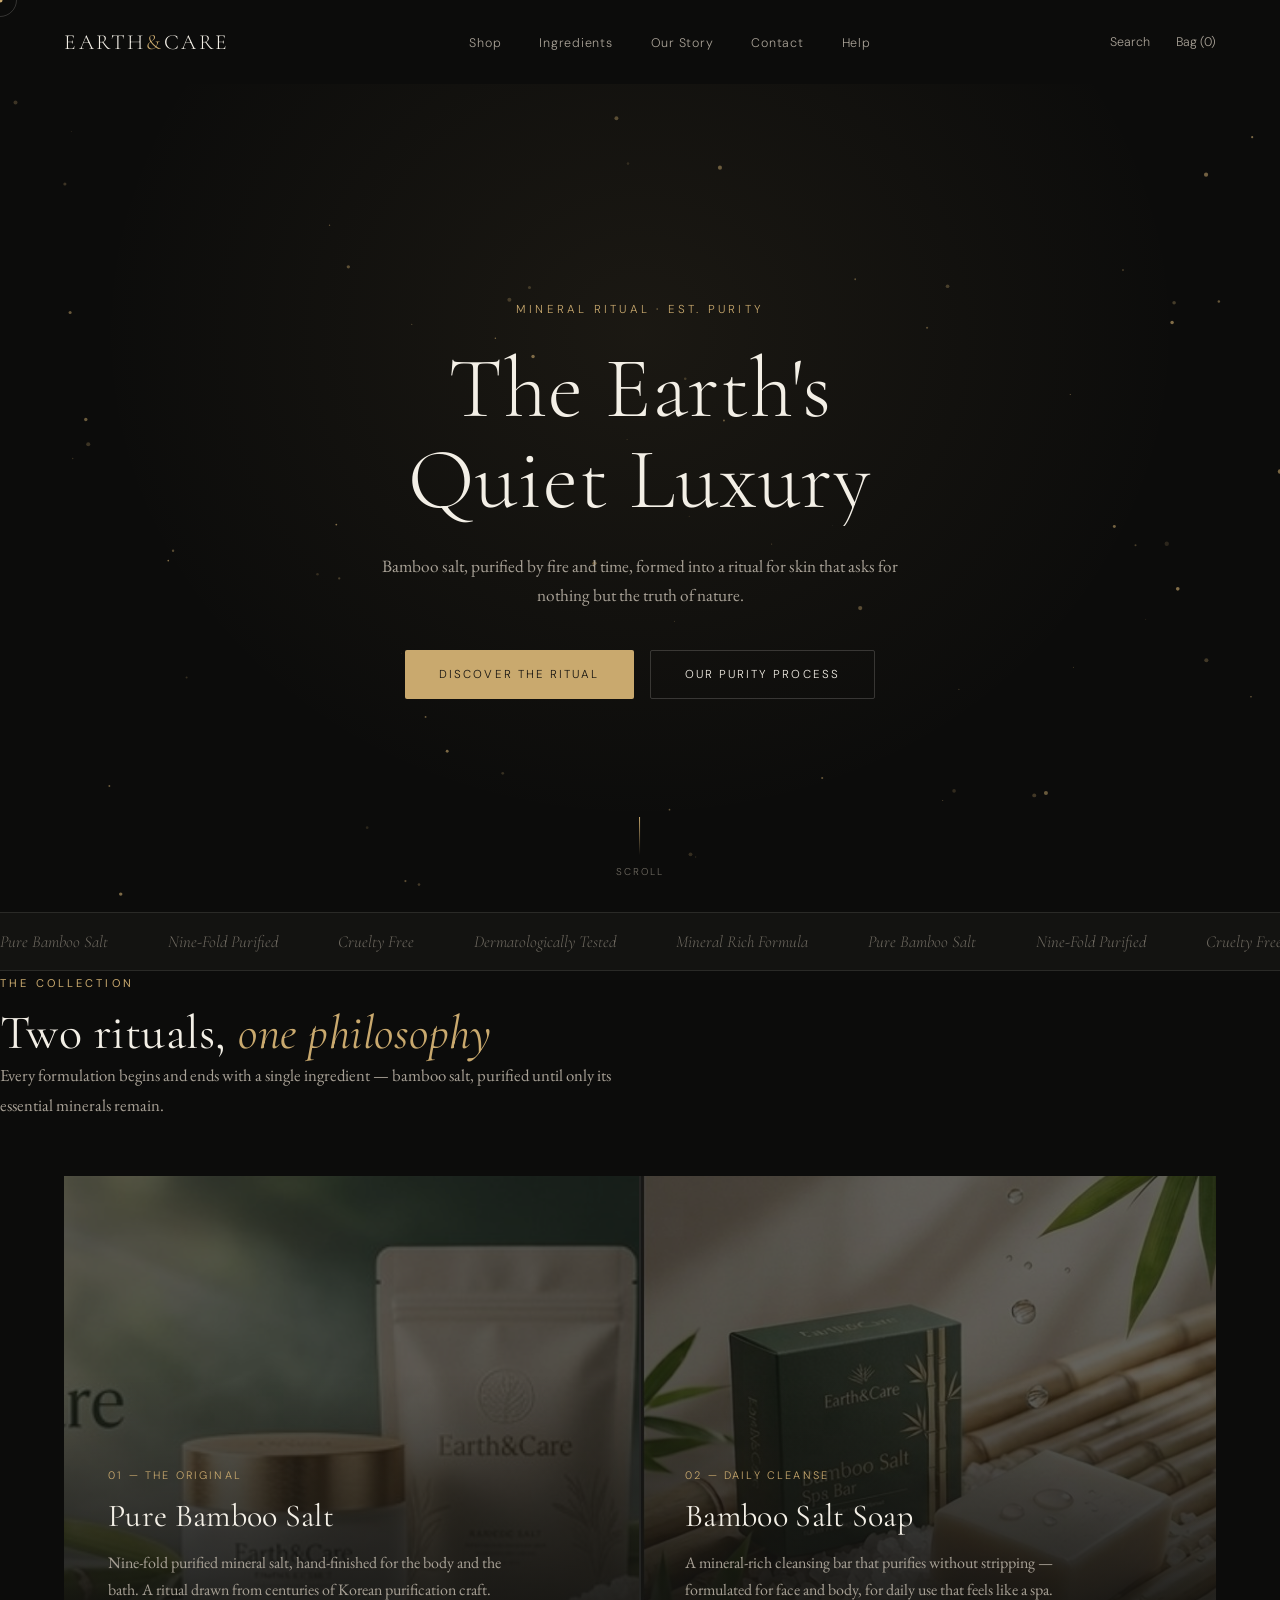
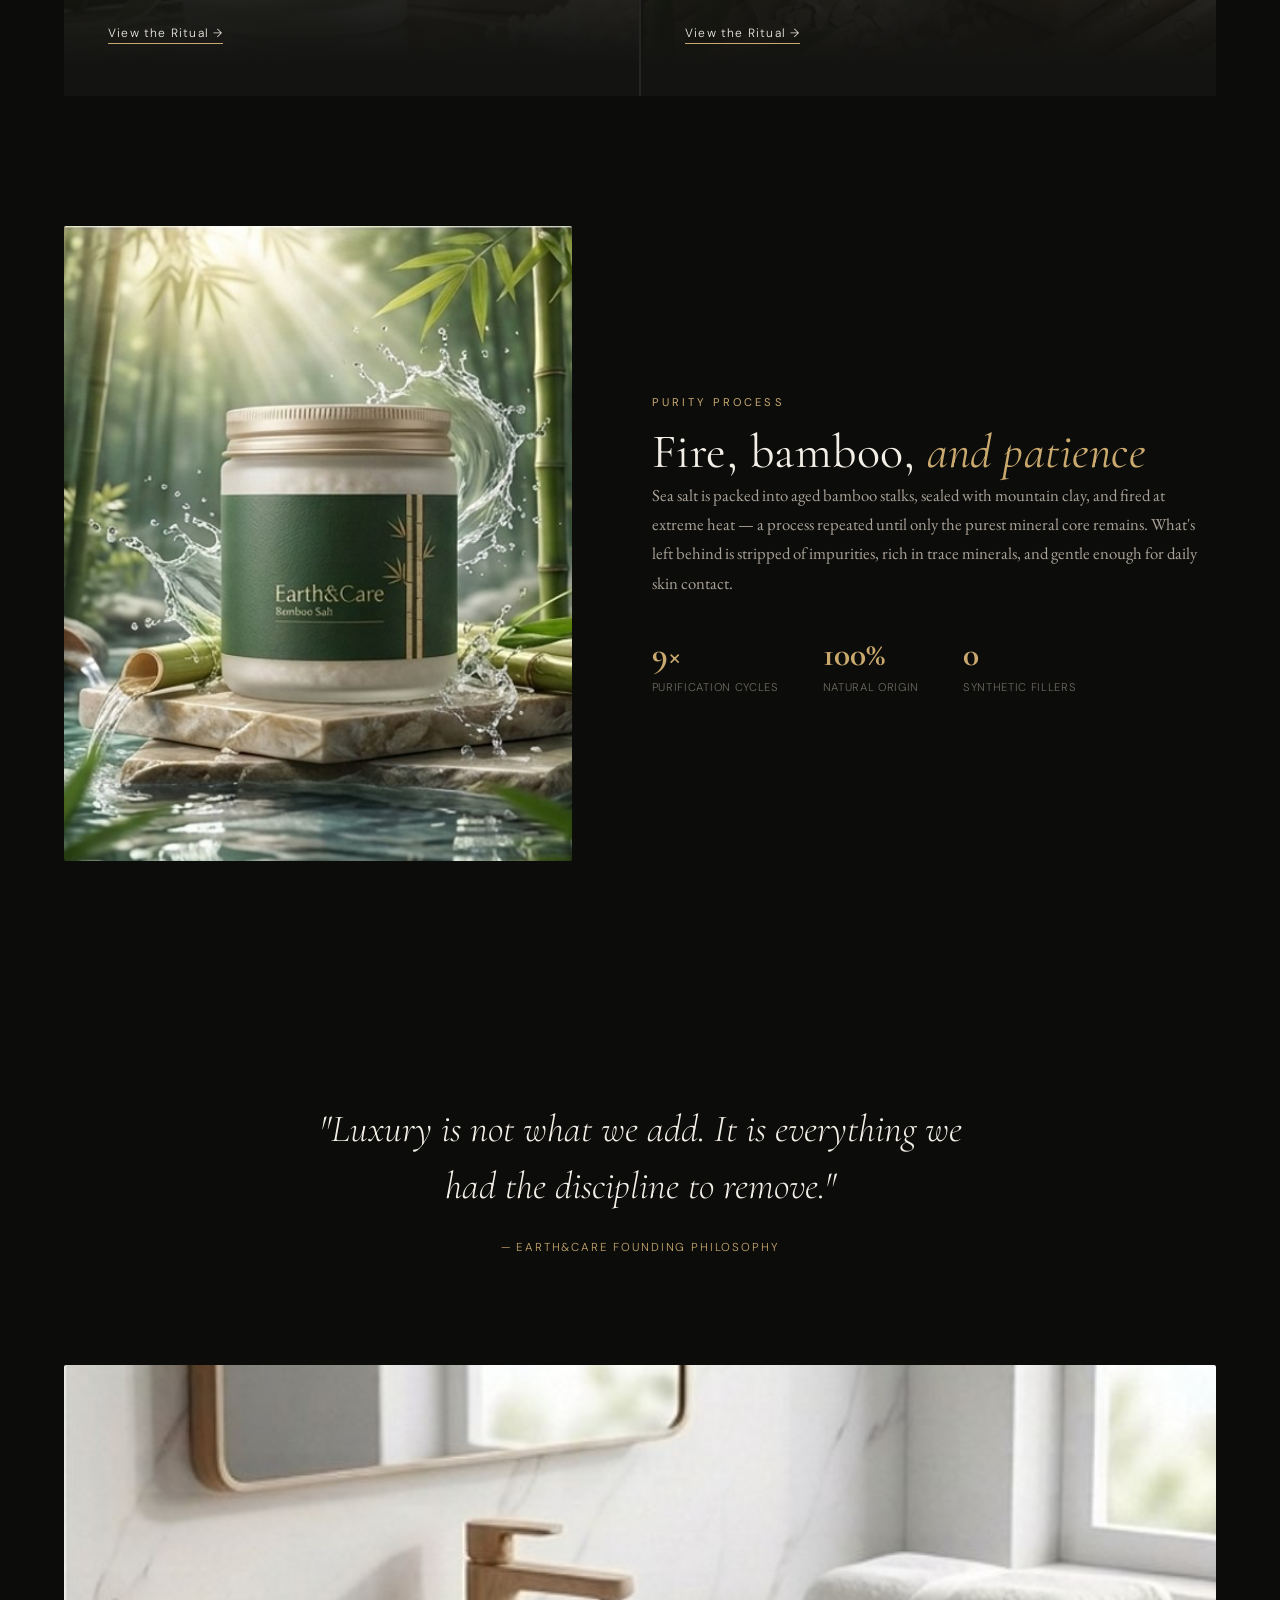
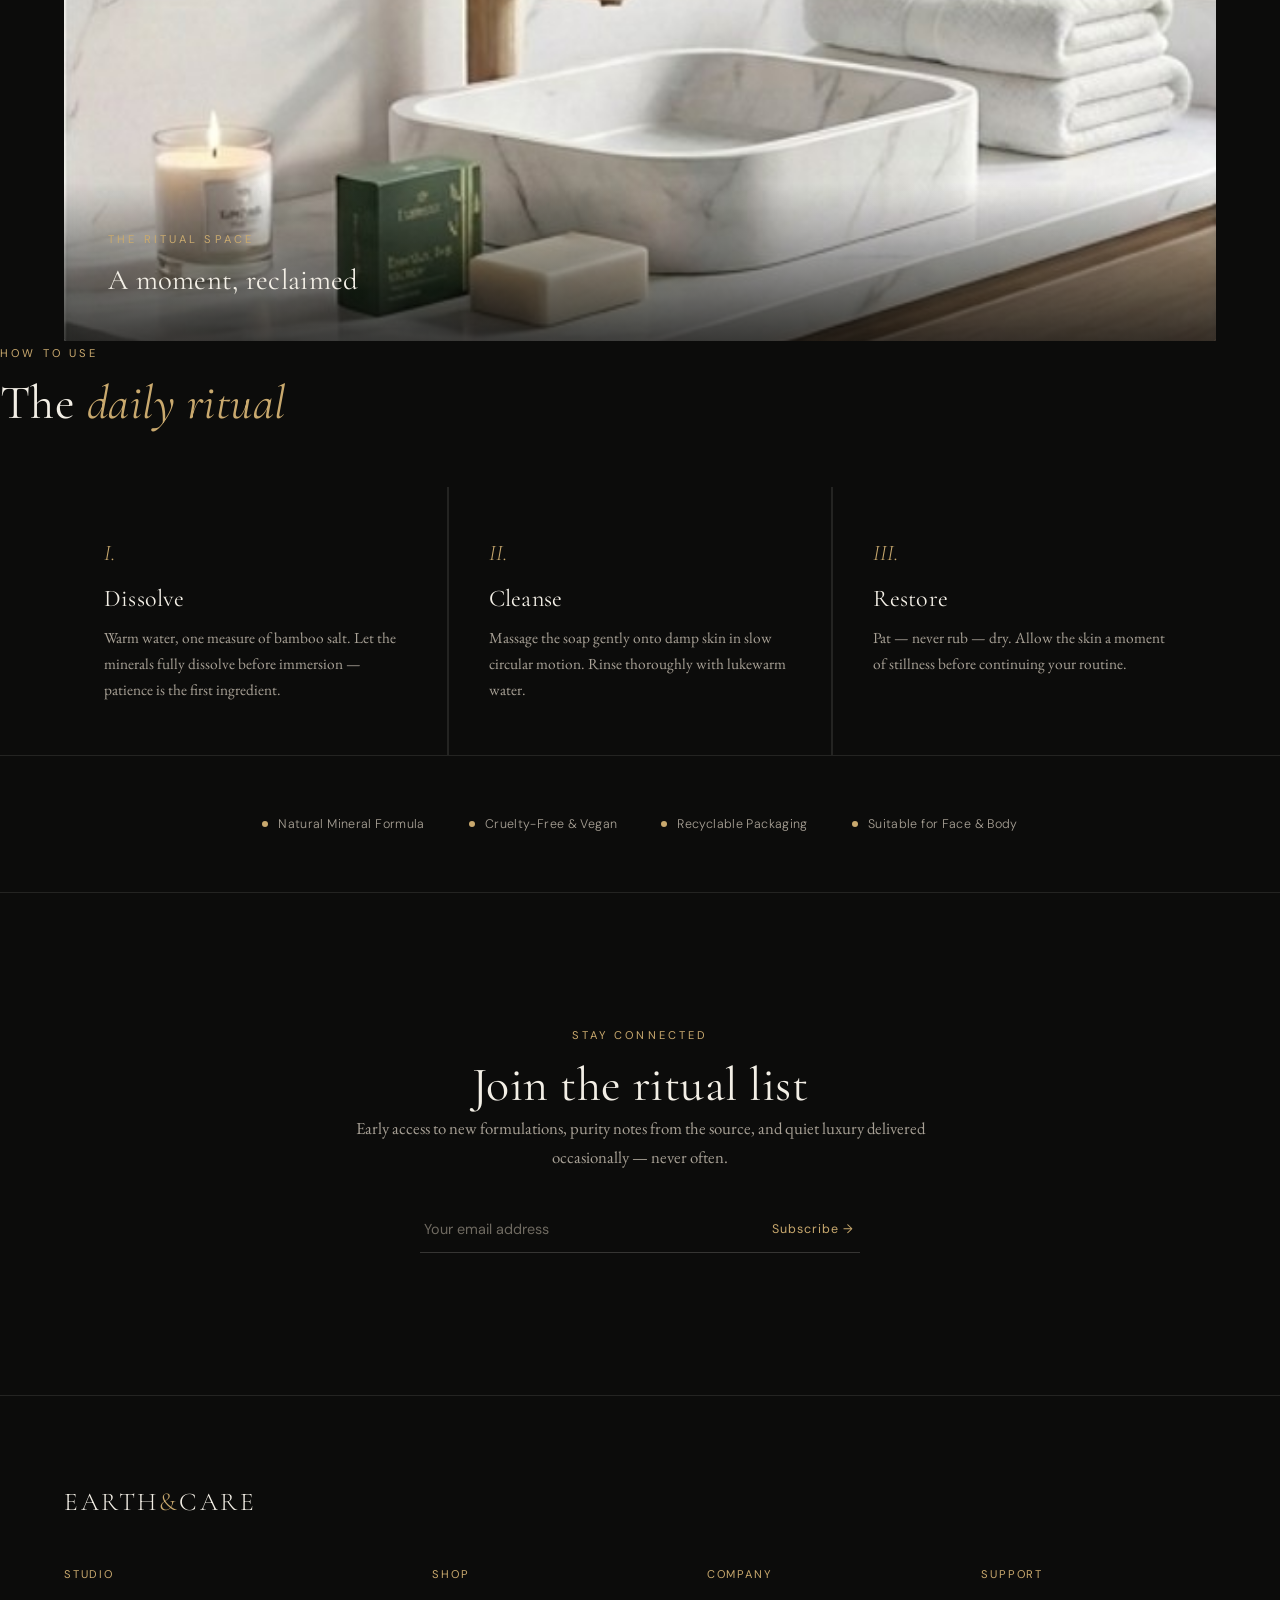
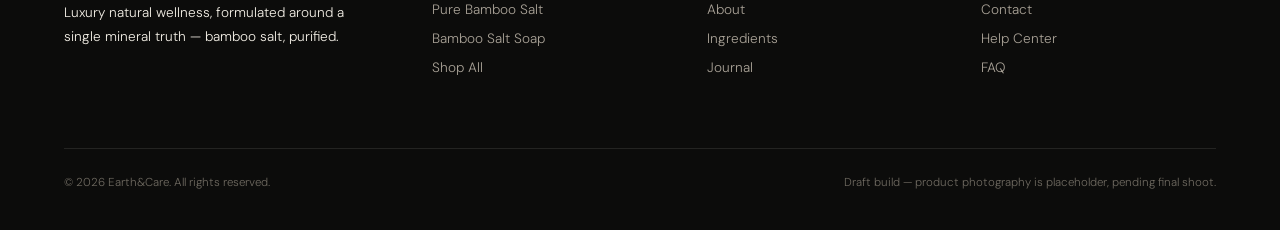
<file: index.html>
<!DOCTYPE html>
<html lang="en">
<head>
<meta charset="UTF-8">
<meta name="viewport" content="width=device-width, initial-scale=1.0">
<title>Earth&amp;Care — Pure Bamboo Salt Mineral Rituals</title>
<link rel="canonical" href="https://REPLACE-WITH-YOUR-DOMAIN.com/">
<meta property="og:type" content="website">
<meta property="og:title" content="Earth&Care — Pure Bamboo Salt Mineral Rituals">
<meta property="og:description" content="Small-batch bamboo salt and salt soap rituals, made with mineral-rich ingredients.">
<meta property="og:url" content="https://REPLACE-WITH-YOUR-DOMAIN.com/">
<meta property="og:image" content="https://REPLACE-WITH-YOUR-DOMAIN.com/images/hero-product-01.jpg">
<meta name="twitter:card" content="summary_large_image">
<link rel="icon" type="image/png" sizes="32x32" href="/favicon-32.png">
<link rel="icon" type="image/png" sizes="16x16" href="/favicon-16.png">
<link rel="apple-touch-icon" sizes="180x180" href="/favicon-180.png">
<link rel="preconnect" href="https://fonts.googleapis.com">
<link href="https://fonts.googleapis.com/css2?family=Cormorant+Garamond:ital,wght@0,300;0,400;0,500;1,400&family=EB+Garamond:wght@400;500&family=DM+Sans:wght@300;400;500&display=swap" rel="stylesheet">
<link rel="stylesheet" href="earthcare.css">
</head>
<body>

<div id="loader"><div class="loader-mark">EARTH&amp;CARE</div></div>
<div class="cursor-dot"></div>
<div class="cursor-ring"></div>

<nav id="nav">
  <a href="#" class="logo">EARTH<span>&amp;</span>CARE</a>
  <ul class="nav-links">
    <li><a href="shop.html">Shop</a></li>
    <li><a href="#ingredient">Ingredients</a></li>
    <li><a href="about.html">Our Story</a></li>
    <li><a href="contact.html">Contact</a></li>
    <li><a href="help.html">Help</a></li>
  </ul>
  <div class="nav-icons">
    <a href="#" data-cursor>Search</a>
    <a href="#" data-cursor>Bag (0)</a>
  </div>
</nav>

<section class="hero">
  <canvas id="particle-canvas"></canvas>
  <div class="hero-noise"></div>
  <div class="hero-inner">
    <span class="hero-eyebrow">Mineral Ritual · Est. Purity</span>
    <h1>
      <span class="line"><span>The Earth's</span></span>
      <span class="line"><span>Quiet Luxury</span></span>
    </h1>
    <p class="sub">Bamboo salt, purified by fire and time, formed into a ritual for skin that asks for nothing but the truth of nature.</p>
    <div class="cta-row">
      <a href="shop.html" class="btn btn-gold" data-cursor>Discover the Ritual</a>
      <a href="#ingredient" class="btn btn-line" data-cursor>Our Purity Process</a>
    </div>
  </div>
  <div class="scroll-hint"><div class="line-drop"></div><span>Scroll</span></div>
</section>

<div class="marquee-strip">
  <div class="marquee-track" id="marquee">
    <span>Pure Bamboo Salt</span><span>Nine-Fold Purified</span><span>Cruelty Free</span><span>Dermatologically Tested</span><span>Mineral Rich Formula</span>
    <span>Pure Bamboo Salt</span><span>Nine-Fold Purified</span><span>Cruelty Free</span><span>Dermatologically Tested</span><span>Mineral Rich Formula</span>
  </div>
</div>

<section id="shop">
  <div class="section-head reveal">
    <span class="eyebrow">The Collection</span>
    <h2 class="title">Two rituals, <em>one philosophy</em></h2>
    <p class="lede">Every formulation begins and ends with a single ingredient — bamboo salt, purified until only its essential minerals remain.</p>
  </div>
</section>

<div class="spotlight-grid">
  <div class="spot-card reveal">
    <div class="spot-bg" style="background-image:url('images/hero-product-01.jpg');"></div>
    <span class="spot-tag">01 — The Original</span>
    <h3>Pure Bamboo Salt</h3>
    <p>Nine-fold purified mineral salt, hand-finished for the body and the bath. A ritual drawn from centuries of Korean purification craft.</p>
    <a href="product-pure-bamboo-salt.html" class="spot-link" data-cursor>View the Ritual →</a>
  </div>
  <div class="spot-card reveal">
    <div class="spot-bg" style="background-image:url('images/spa-scene-01.jpg');"></div>
    <span class="spot-tag">02 — Daily Cleanse</span>
    <h3>Bamboo Salt Soap</h3>
    <p>A mineral-rich cleansing bar that purifies without stripping — formulated for face and body, for daily use that feels like a spa.</p>
    <a href="product-bamboo-salt-soap.html" class="spot-link" data-cursor>View the Ritual →</a>
  </div>
</div>

<section id="ingredient">
  <div class="ingredient-wrap">
    <div class="ingredient-media reveal">
      <img src="images/crystal-macro-01.jpg" alt="Pure bamboo salt mineral crystals" loading="lazy">
    </div>
    <div class="reveal">
      <span class="eyebrow">Purity Process</span>
      <h2 class="title">Fire, bamboo, <em>and patience</em></h2>
      <p class="lede">Sea salt is packed into aged bamboo stalks, sealed with mountain clay, and fired at extreme heat — a process repeated until only the purest mineral core remains. What's left behind is stripped of impurities, rich in trace minerals, and gentle enough for daily skin contact.</p>
      <div class="stat-row">
        <div class="stat"><b>9×</b><span>Purification Cycles</span></div>
        <div class="stat"><b>100%</b><span>Natural Origin</span></div>
        <div class="stat"><b>0</b><span>Synthetic Fillers</span></div>
      </div>
    </div>
  </div>
</section>

<section class="quote-section">
  <blockquote class="reveal">"Luxury is not what we add. It is everything we had the discipline to remove."</blockquote>
  <cite>— Earth&amp;Care Founding Philosophy</cite>
</section>

<div class="lifestyle">
  <img src="images/collage-02-cell2.jpg" alt="Earth&Care wellness ritual setting" loading="lazy">
  <div class="lifestyle-caption reveal">
    <span class="eyebrow">The Ritual Space</span>
    <h3>A moment, reclaimed</h3>
  </div>
</div>

<section id="ritual">
  <div class="section-head reveal">
    <span class="eyebrow">How To Use</span>
    <h2 class="title">The <em>daily ritual</em></h2>
  </div>
  <div class="ritual-grid">
    <div class="ritual-card reveal">
      <div class="ritual-num">I.</div>
      <h4>Dissolve</h4>
      <p>Warm water, one measure of bamboo salt. Let the minerals fully dissolve before immersion — patience is the first ingredient.</p>
    </div>
    <div class="ritual-card reveal">
      <div class="ritual-num">II.</div>
      <h4>Cleanse</h4>
      <p>Massage the soap gently onto damp skin in slow circular motion. Rinse thoroughly with lukewarm water.</p>
    </div>
    <div class="ritual-card reveal">
      <div class="ritual-num">III.</div>
      <h4>Restore</h4>
      <p>Pat — never rub — dry. Allow the skin a moment of stillness before continuing your routine.</p>
    </div>
  </div>
</section>

<div class="trust-strip">
  <div class="trust-item reveal"><div class="dot"></div><p>Natural Mineral Formula</p></div>
  <div class="trust-item reveal"><div class="dot"></div><p>Cruelty-Free &amp; Vegan</p></div>
  <div class="trust-item reveal"><div class="dot"></div><p>Recyclable Packaging</p></div>
  <div class="trust-item reveal"><div class="dot"></div><p>Suitable for Face &amp; Body</p></div>
</div>

<section class="newsletter" id="journal">
  <div class="reveal" style="margin:0 auto;">
    <span class="eyebrow">Stay Connected</span>
    <h2 class="title">Join the ritual list</h2>
    <p class="lede" style="margin-left:auto;margin-right:auto;">Early access to new formulations, purity notes from the source, and quiet luxury delivered occasionally — never often.</p>
    <form class="news-form" onsubmit="return submitNewsletter(event)">
      <input type="email" placeholder="Your email address" required>
      <button type="submit" data-cursor>Subscribe →</button>
    </form>
    <p id="newsNote" style="font-size:0.8rem;opacity:0.6;margin-top:0.75rem;"></p>
  </div>
</section>

<footer>
  <div class="footer-brand">EARTH<span>&amp;</span>CARE</div>
  <div class="footer-grid">
    <div class="footer-col">
      <h5>Studio</h5>
      <p style="color:var(--text-sub);max-width:280px;line-height:1.7;font-family:'DM Sans',sans-serif;font-size:0.85rem;">Luxury natural wellness, formulated around a single mineral truth — bamboo salt, purified.</p>
    </div>
    <div class="footer-col">
      <h5>Shop</h5>
      <a href="product-pure-bamboo-salt.html">Pure Bamboo Salt</a>
      <a href="product-bamboo-salt-soap.html">Bamboo Salt Soap</a>
      <a href="shop.html">Shop All</a>
    </div>
    <div class="footer-col">
      <h5>Company</h5>
      <a href="about.html">About</a>
      <a href="#ingredient">Ingredients</a>
      <a href="#">Journal</a>
    </div>
    <div class="footer-col">
      <h5>Support</h5>
      <a href="contact.html">Contact</a>
      <a href="help.html">Help Center</a>
      <a href="help.html">FAQ</a>
    </div>
  </div>
  <div class="footer-bottom">
    <span>© 2026 Earth&amp;Care. All rights reserved.</span>
    <span>Draft build — product photography is placeholder, pending final shoot.</span>
  </div>
</footer>

<script>
function submitNewsletter(e){
  e.preventDefault();
  document.getElementById('newsNote').textContent = 'This form needs a backend (Formspree, Mailchimp, or a simple API route) to actually collect emails — UI only for now.';
  return false;
}
// Loader
window.addEventListener('load',()=>{
  setTimeout(()=>document.getElementById('loader').classList.add('done'),1100);
});

// Custom cursor
const dot=document.querySelector('.cursor-dot'), ring=document.querySelector('.cursor-ring');
let mx=0,my=0,rx=0,ry=0;
window.addEventListener('mousemove',e=>{mx=e.clientX;my=e.clientY;dot.style.left=mx+'px';dot.style.top=my+'px';});
(function loop(){rx+=(mx-rx)*0.14;ry+=(my-ry)*0.14;ring.style.left=rx+'px';ring.style.top=ry+'px';requestAnimationFrame(loop);})();
document.querySelectorAll('a,button,[data-cursor]').forEach(el=>{
  el.addEventListener('mouseenter',()=>ring.classList.add('hover'));
  el.addEventListener('mouseleave',()=>ring.classList.remove('hover'));
});

// Nav scroll state
const nav=document.getElementById('nav');
window.addEventListener('scroll',()=>{
  nav.classList.toggle('scrolled', window.scrollY>40);
},{passive:true});

// Reveal on scroll
const io=new IntersectionObserver((entries)=>{
  entries.forEach(en=>{ if(en.isIntersecting){ en.target.classList.add('in'); io.unobserve(en.target);} });
},{threshold:0.15});
document.querySelectorAll('.reveal').forEach(el=>io.observe(el));

// Ambient particle canvas (bamboo-green drifting motes)
const canvas=document.getElementById('particle-canvas');
const ctx=canvas.getContext('2d');
let W,H,particles=[];
function resize(){W=canvas.width=canvas.offsetWidth;H=canvas.height=canvas.offsetHeight;}
window.addEventListener('resize',resize,{passive:true});
resize();
const reduceMotion = window.matchMedia('(prefers-reduced-motion: reduce)').matches;
const COUNT = reduceMotion ? 0 : 70;
for(let i=0;i<COUNT;i++){
  particles.push({
    x:Math.random()*W, y:Math.random()*H,
    r:Math.random()*1.8+0.4,
    vy:-(Math.random()*0.25+0.05),
    vx:(Math.random()-0.5)*0.12,
    a:Math.random()*0.5+0.15
  });
}
function draw(){
  ctx.clearRect(0,0,W,H);
  particles.forEach(p=>{
    p.y+=p.vy; p.x+=p.vx;
    if(p.y<-10){p.y=H+10; p.x=Math.random()*W;}
    ctx.beginPath();
    ctx.fillStyle=`rgba(201,169,110,${p.a})`;
    ctx.arc(p.x,p.y,p.r,0,Math.PI*2);
    ctx.fill();
  });
  requestAnimationFrame(draw);
}
if(!reduceMotion) draw();
</script>
</body>
</html>
</file>
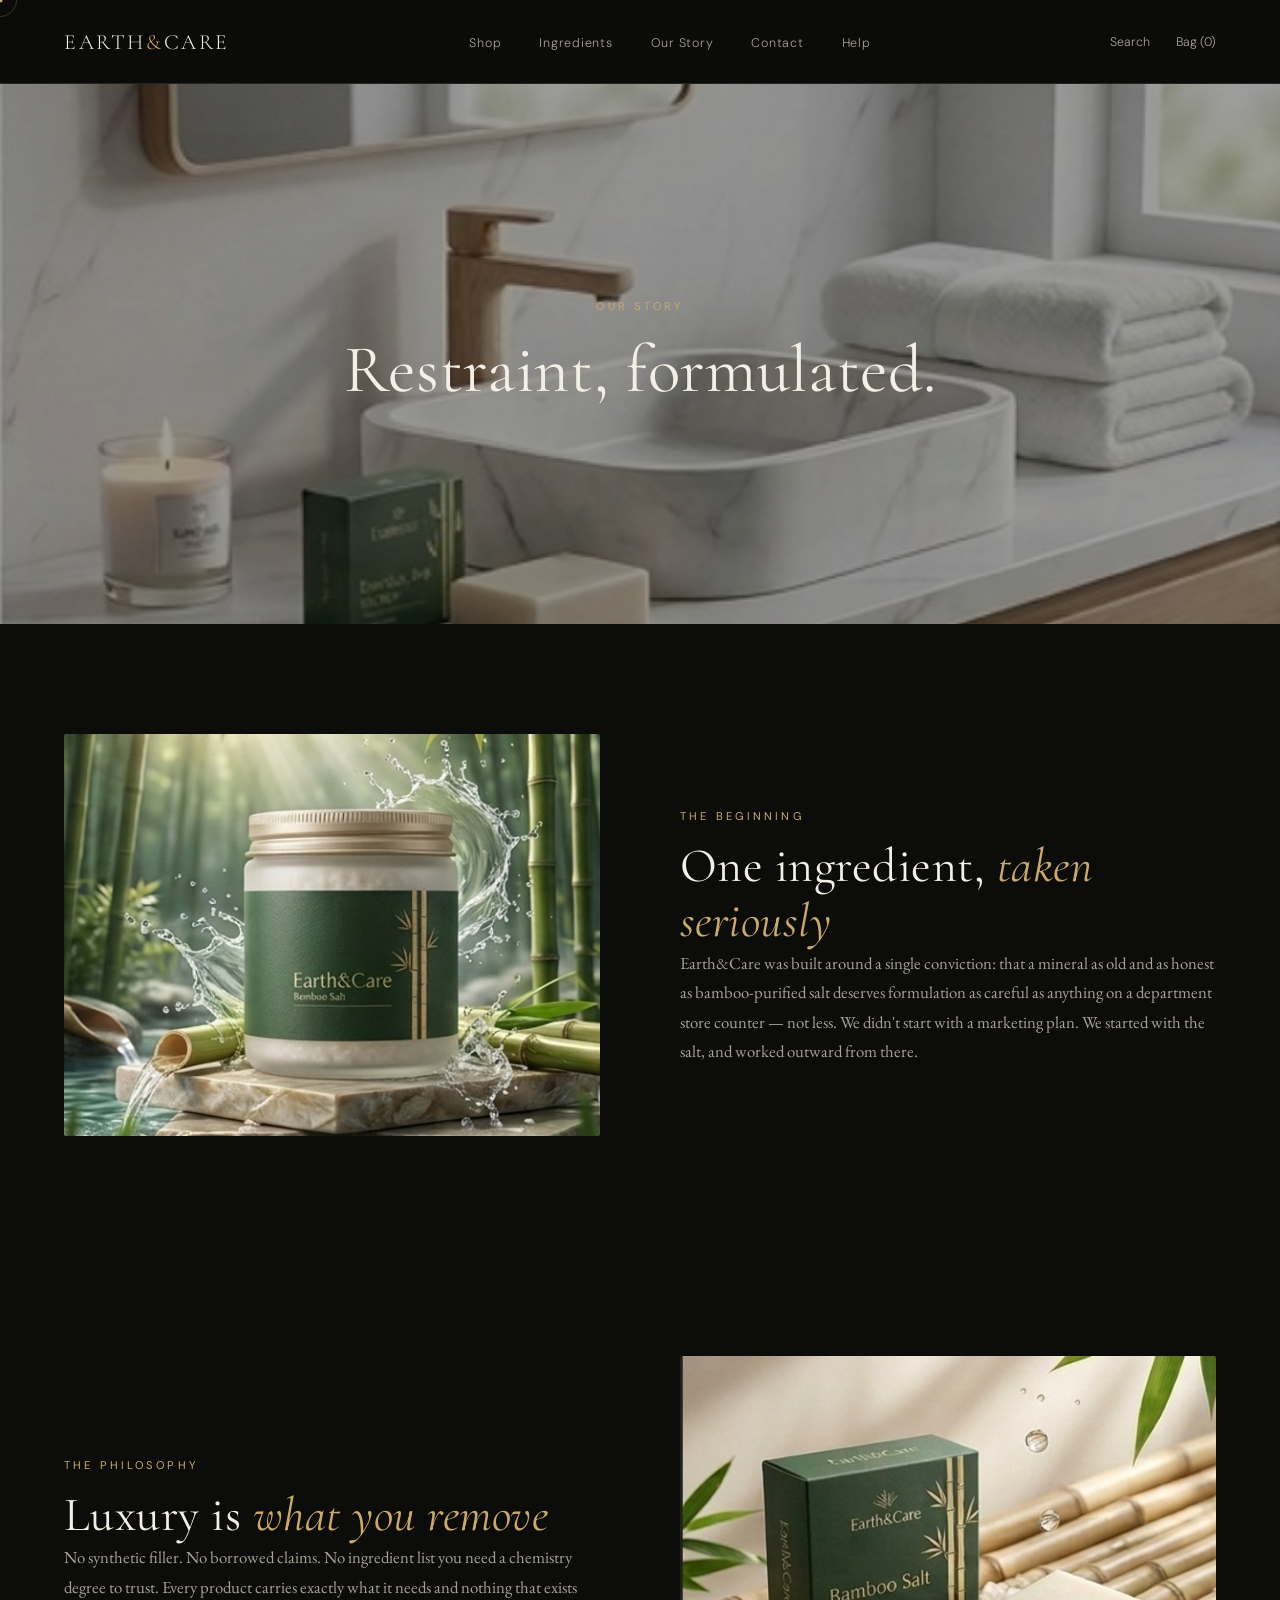
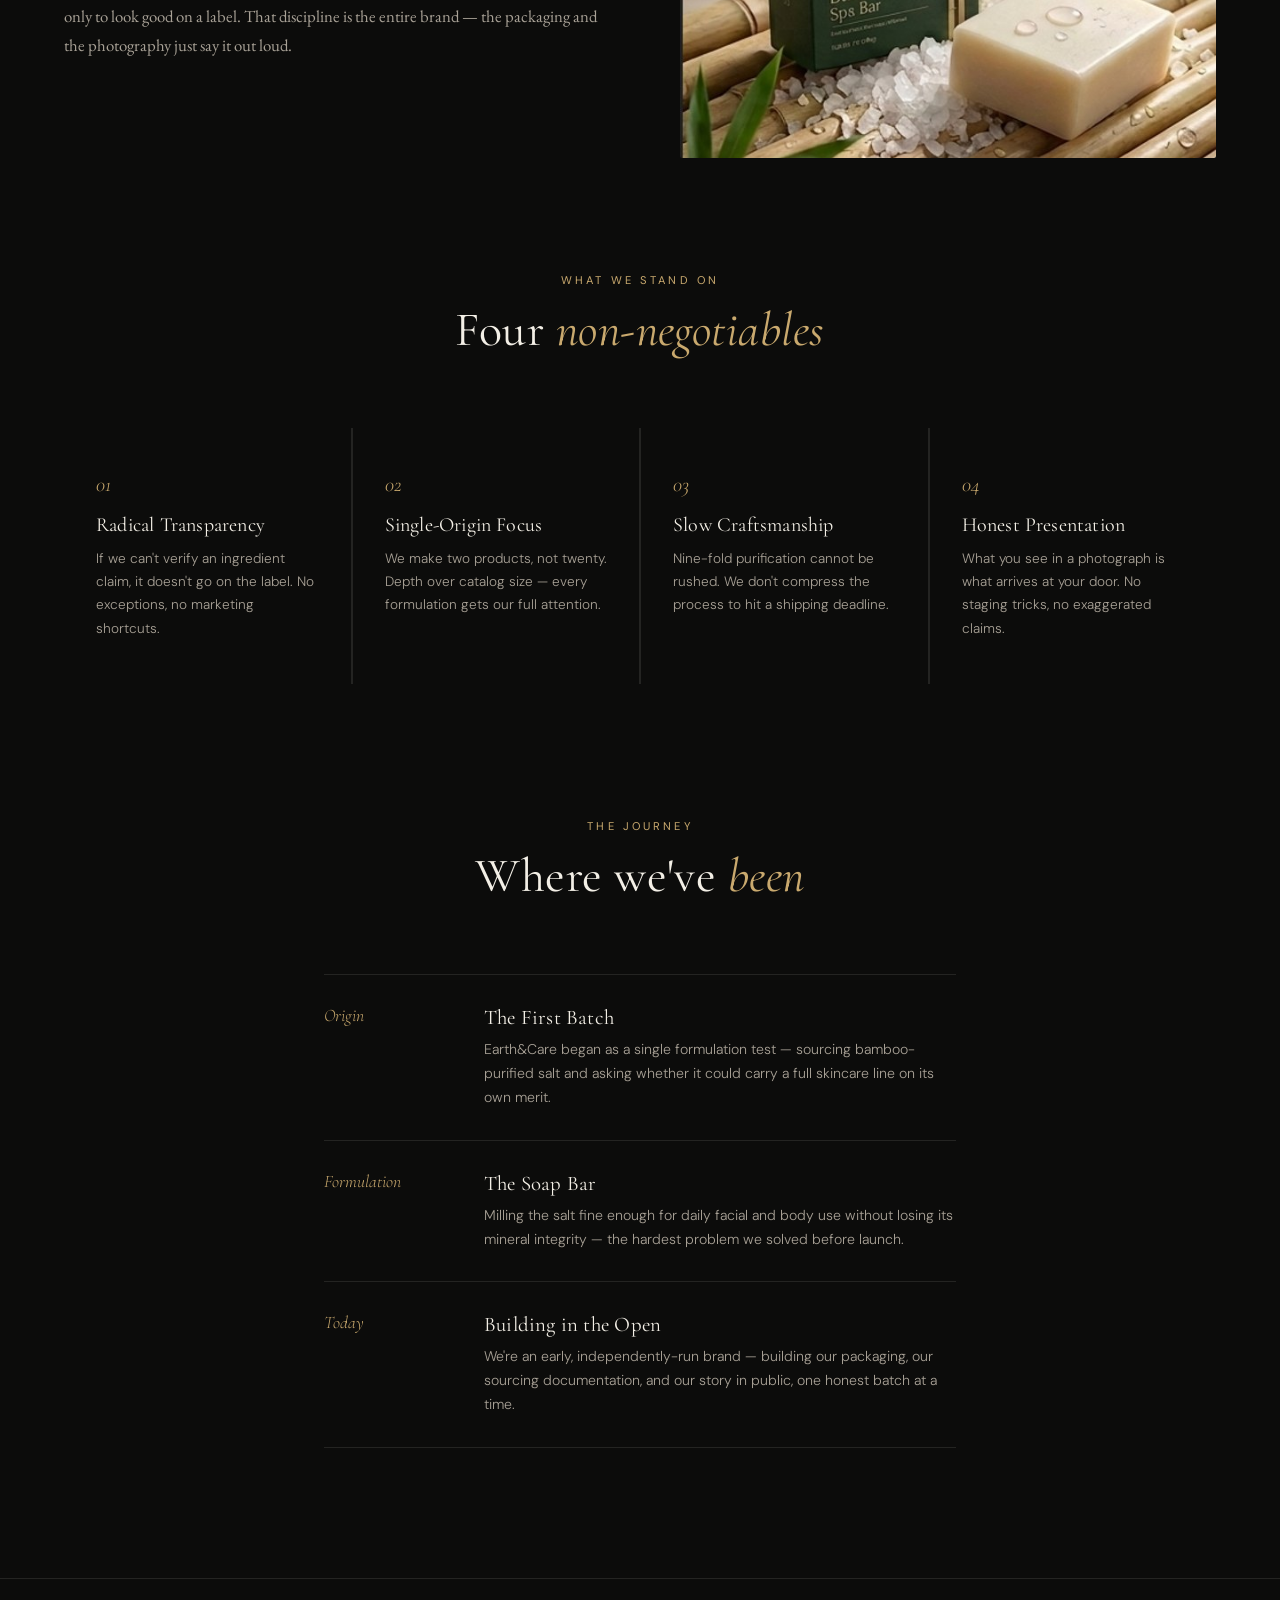
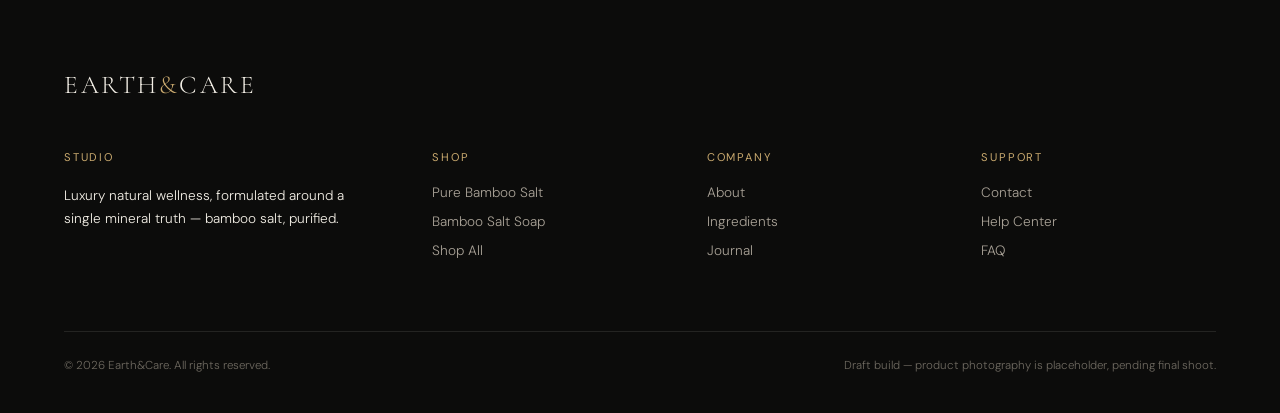
<file: about.html>
<!DOCTYPE html>
<html lang="en">
<head>
<meta charset="UTF-8">
<meta name="viewport" content="width=device-width, initial-scale=1.0">
<title>Our Story — Earth&amp;Care</title>
<link rel="canonical" href="https://REPLACE-WITH-YOUR-DOMAIN.com/about.html">
<meta property="og:type" content="website">
<meta property="og:title" content="Our Story — Earth&Care">
<meta property="og:description" content="The story behind Earth&Care's bamboo salt rituals.">
<meta property="og:url" content="https://REPLACE-WITH-YOUR-DOMAIN.com/about.html">
<meta property="og:image" content="https://REPLACE-WITH-YOUR-DOMAIN.com/images/crystal-macro-01.jpg">
<meta name="twitter:card" content="summary_large_image">
<link rel="icon" type="image/png" sizes="32x32" href="/favicon-32.png">
<link rel="icon" type="image/png" sizes="16x16" href="/favicon-16.png">
<link rel="apple-touch-icon" sizes="180x180" href="/favicon-180.png">
<link rel="preconnect" href="https://fonts.googleapis.com">
<link href="https://fonts.googleapis.com/css2?family=Cormorant+Garamond:ital,wght@0,300;0,400;0,500;1,400&family=EB+Garamond:wght@400;500&family=DM+Sans:wght@300;400;500&display=swap" rel="stylesheet">
<link rel="stylesheet" href="earthcare.css">
</head>
<body>

<div id="loader"><div class="loader-mark">EARTH&amp;CARE</div></div>
<div class="cursor-dot"></div>
<div class="cursor-ring"></div>

<nav id="nav" class="scrolled">
  <a href="index.html" class="logo">EARTH<span>&amp;</span>CARE</a>
  <ul class="nav-links">
    <li><a href="shop.html">Shop</a></li>
    <li><a href="index.html#ingredient">Ingredients</a></li>
    <li><a href="about.html">Our Story</a></li>
    <li><a href="contact.html">Contact</a></li>
    <li><a href="help.html">Help</a></li>
  </ul>
  <div class="nav-icons">
    <a href="#" data-cursor>Search</a>
    <a href="#" data-cursor>Bag (0)</a>
  </div>
</nav>

<div class="about-hero">
  <img src="images/collage-02-cell2.jpg" alt="Earth&Care bamboo forest setting">
  <div class="about-hero-text reveal in">
    <span class="eyebrow">Our Story</span>
    <h1>Restraint, formulated.</h1>
  </div>
</div>

<div class="split-story">
  <div class="split-media reveal in">
    <img src="images/crystal-macro-01.jpg" alt="Bamboo salt mineral crystals" loading="lazy">
  </div>
  <div class="reveal in">
    <span class="eyebrow">The Beginning</span>
    <h2 class="title">One ingredient, <em>taken seriously</em></h2>
    <p class="lede">Earth&amp;Care was built around a single conviction: that a mineral as old and as honest as bamboo-purified salt deserves formulation as careful as anything on a department store counter — not less. We didn't start with a marketing plan. We started with the salt, and worked outward from there.</p>
  </div>
</div>

<div class="split-story reverse">
  <div class="split-media reveal in">
    <img src="images/spa-scene-01.jpg" alt="Earth&Care spa ritual setting" loading="lazy">
  </div>
  <div class="reveal in">
    <span class="eyebrow">The Philosophy</span>
    <h2 class="title">Luxury is <em>what you remove</em></h2>
    <p class="lede">No synthetic filler. No borrowed claims. No ingredient list you need a chemistry degree to trust. Every product carries exactly what it needs and nothing that exists only to look good on a label. That discipline is the entire brand — the packaging and the photography just say it out loud.</p>
  </div>
</div>

<section>
  <div class="section-head reveal in" style="margin:0 auto 70px;text-align:center;">
    <span class="eyebrow">What We Stand On</span>
    <h2 class="title">Four <em>non-negotiables</em></h2>
  </div>
</section>
<div class="values-grid">
  <div class="value-card reveal in">
    <div class="num">01</div>
    <h4>Radical Transparency</h4>
    <p>If we can't verify an ingredient claim, it doesn't go on the label. No exceptions, no marketing shortcuts.</p>
  </div>
  <div class="value-card reveal in">
    <div class="num">02</div>
    <h4>Single-Origin Focus</h4>
    <p>We make two products, not twenty. Depth over catalog size — every formulation gets our full attention.</p>
  </div>
  <div class="value-card reveal in">
    <div class="num">03</div>
    <h4>Slow Craftsmanship</h4>
    <p>Nine-fold purification cannot be rushed. We don't compress the process to hit a shipping deadline.</p>
  </div>
  <div class="value-card reveal in">
    <div class="num">04</div>
    <h4>Honest Presentation</h4>
    <p>What you see in a photograph is what arrives at your door. No staging tricks, no exaggerated claims.</p>
  </div>
</div>

<section>
  <div class="section-head reveal in" style="margin:0 auto 70px;text-align:center;">
    <span class="eyebrow">The Journey</span>
    <h2 class="title">Where we've <em>been</em></h2>
  </div>
  <div class="timeline">
    <div class="tl-item reveal in">
      <div class="tl-year">Origin</div>
      <div><h4>The First Batch</h4><p>Earth&amp;Care began as a single formulation test — sourcing bamboo-purified salt and asking whether it could carry a full skincare line on its own merit.</p></div>
    </div>
    <div class="tl-item reveal in">
      <div class="tl-year">Formulation</div>
      <div><h4>The Soap Bar</h4><p>Milling the salt fine enough for daily facial and body use without losing its mineral integrity — the hardest problem we solved before launch.</p></div>
    </div>
    <div class="tl-item reveal in">
      <div class="tl-year">Today</div>
      <div><h4>Building in the Open</h4><p>We're an early, independently-run brand — building our packaging, our sourcing documentation, and our story in public, one honest batch at a time.</p></div>
    </div>
  </div>
</section>

<footer>
  <div class="footer-brand">EARTH<span>&amp;</span>CARE</div>
  <div class="footer-grid">
    <div class="footer-col">
      <h5>Studio</h5>
      <p style="color:var(--text-sub);max-width:280px;line-height:1.7;font-family:'DM Sans',sans-serif;font-size:0.85rem;">Luxury natural wellness, formulated around a single mineral truth — bamboo salt, purified.</p>
    </div>
    <div class="footer-col">
      <h5>Shop</h5>
      <a href="product-pure-bamboo-salt.html">Pure Bamboo Salt</a>
      <a href="product-bamboo-salt-soap.html">Bamboo Salt Soap</a>
      <a href="shop.html">Shop All</a>
    </div>
    <div class="footer-col">
      <h5>Company</h5>
      <a href="about.html">About</a>
      <a href="index.html#ingredient">Ingredients</a>
      <a href="#">Journal</a>
    </div>
    <div class="footer-col">
      <h5>Support</h5>
      <a href="contact.html">Contact</a>
      <a href="help.html">Help Center</a>
      <a href="help.html">FAQ</a>
    </div>
  </div>
  <div class="footer-bottom">
    <span>© 2026 Earth&amp;Care. All rights reserved.</span>
    <span>Draft build — product photography is placeholder, pending final shoot.</span>
  </div>
</footer>

<script>
window.addEventListener('load',()=>{setTimeout(()=>document.getElementById('loader').classList.add('done'),700);});
const dot=document.querySelector('.cursor-dot'), ring=document.querySelector('.cursor-ring');
let mx=0,my=0,rx=0,ry=0;
window.addEventListener('mousemove',e=>{mx=e.clientX;my=e.clientY;dot.style.left=mx+'px';dot.style.top=my+'px';});
(function loop(){rx+=(mx-rx)*0.14;ry+=(my-ry)*0.14;ring.style.left=rx+'px';ring.style.top=ry+'px';requestAnimationFrame(loop);})();
document.querySelectorAll('a,button,[data-cursor]').forEach(el=>{
  el.addEventListener('mouseenter',()=>ring.classList.add('hover'));
  el.addEventListener('mouseleave',()=>ring.classList.remove('hover'));
});
</script>
</body>
</html>
</file>
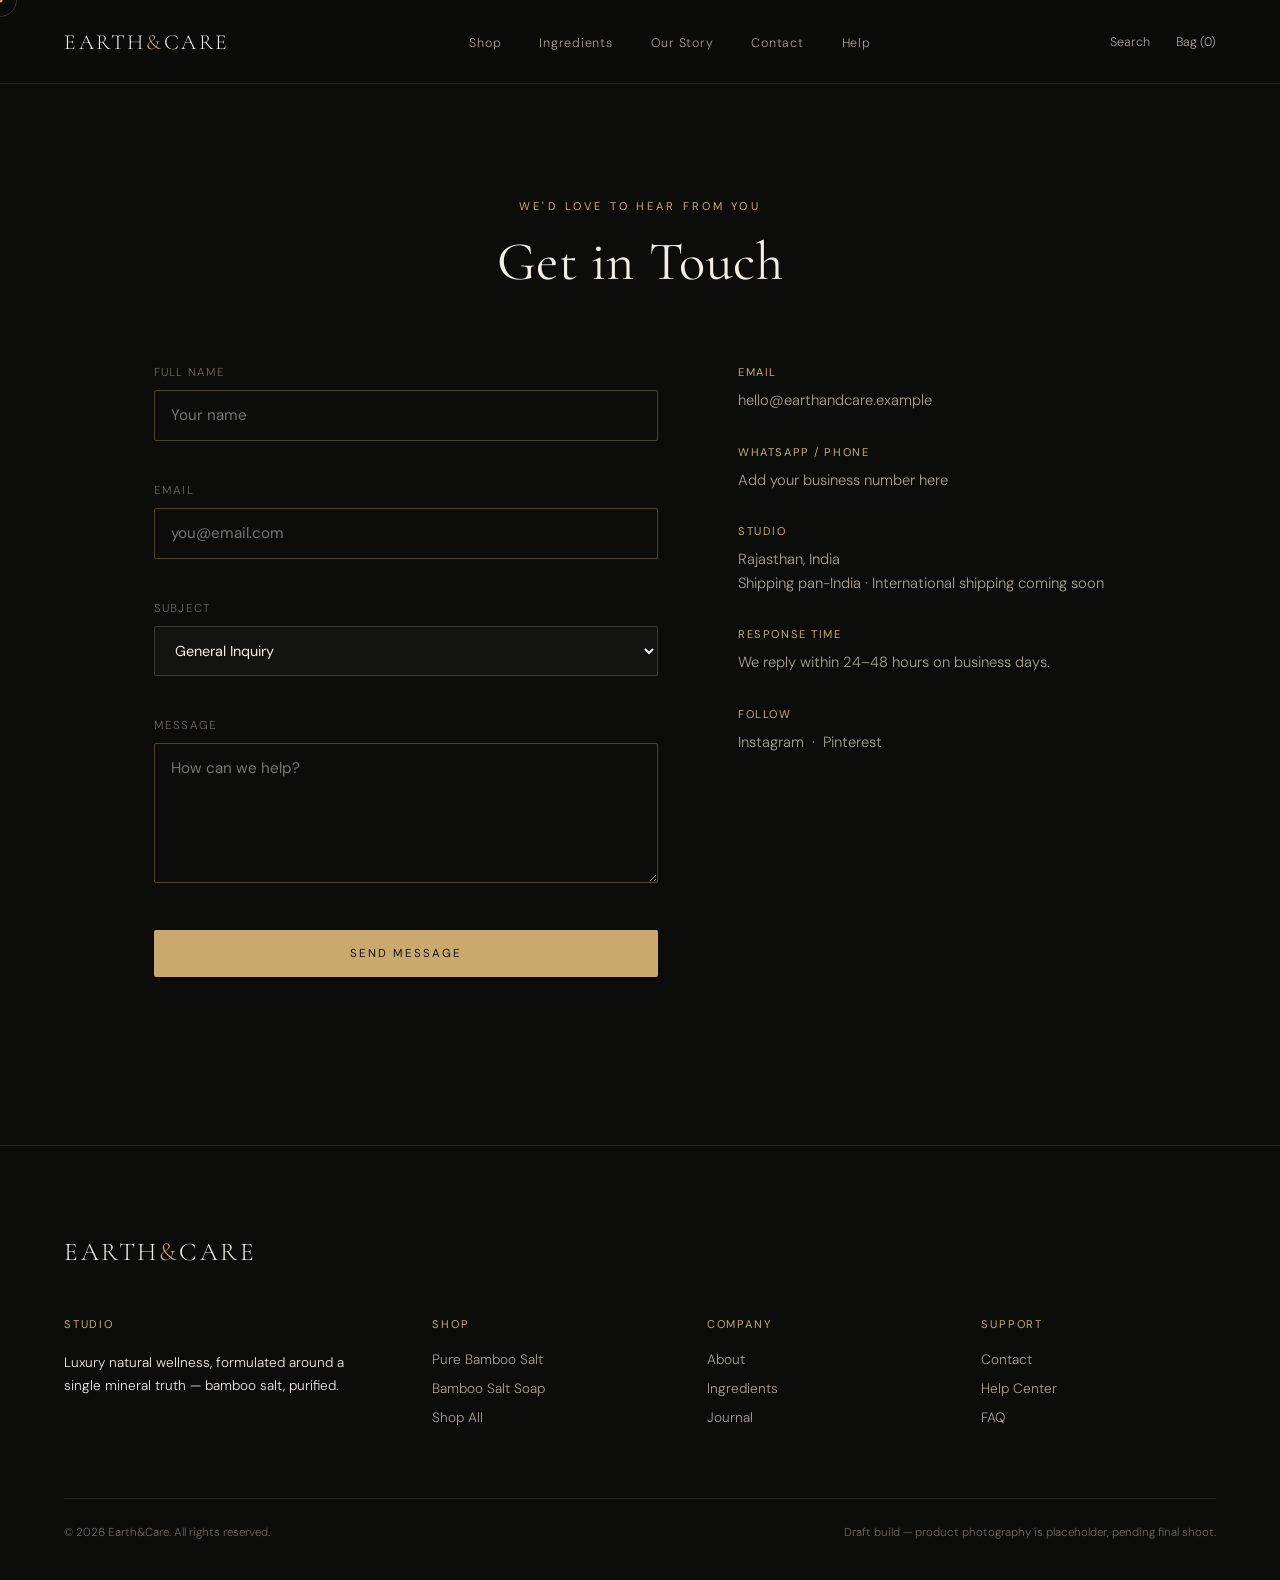
<file: contact.html>
<!DOCTYPE html>
<html lang="en">
<head>
<meta charset="UTF-8">
<meta name="viewport" content="width=device-width, initial-scale=1.0">
<title>Contact — Earth&amp;Care</title>
<link rel="canonical" href="https://REPLACE-WITH-YOUR-DOMAIN.com/contact.html">
<meta property="og:type" content="website">
<meta property="og:title" content="Contact — Earth&Care">
<meta property="og:description" content="Get in touch with Earth&Care.">
<meta property="og:url" content="https://REPLACE-WITH-YOUR-DOMAIN.com/contact.html">
<meta property="og:image" content="https://REPLACE-WITH-YOUR-DOMAIN.com/images/hero-product-01.jpg">
<meta name="twitter:card" content="summary_large_image">
<link rel="icon" type="image/png" sizes="32x32" href="/favicon-32.png">
<link rel="icon" type="image/png" sizes="16x16" href="/favicon-16.png">
<link rel="apple-touch-icon" sizes="180x180" href="/favicon-180.png">
<link rel="preconnect" href="https://fonts.googleapis.com">
<link href="https://fonts.googleapis.com/css2?family=Cormorant+Garamond:ital,wght@0,300;0,400;0,500;1,400&family=EB+Garamond:wght@400;500&family=DM+Sans:wght@300;400;500&display=swap" rel="stylesheet">
<link rel="stylesheet" href="earthcare.css">
</head>
<body>

<div id="loader"><div class="loader-mark">EARTH&amp;CARE</div></div>
<div class="cursor-dot"></div>
<div class="cursor-ring"></div>

<nav id="nav" class="scrolled">
  <a href="index.html" class="logo">EARTH<span>&amp;</span>CARE</a>
  <ul class="nav-links">
    <li><a href="shop.html">Shop</a></li>
    <li><a href="index.html#ingredient">Ingredients</a></li>
    <li><a href="about.html">Our Story</a></li>
    <li><a href="contact.html">Contact</a></li>
    <li><a href="help.html">Help</a></li>
  </ul>
  <div class="nav-icons">
    <a href="#" data-cursor>Search</a>
    <a href="#" data-cursor>Bag (0)</a>
  </div>
</nav>

<header class="page-header">
  <span class="eyebrow">We'd Love To Hear From You</span>
  <h1>Get in Touch</h1>
</header>

<div class="contact-layout">
  <form class="contact-form reveal in" onsubmit="return submitForm(event)">
    <div class="form-row">
      <label>Full Name</label>
      <input type="text" required placeholder="Your name">
    </div>
    <div class="form-row">
      <label>Email</label>
      <input type="email" required placeholder="you@email.com">
    </div>
    <div class="form-row">
      <label>Subject</label>
      <select>
        <option>General Inquiry</option>
        <option>Order Support</option>
        <option>Wholesale &amp; Stockist Inquiry</option>
        <option>Press &amp; Partnerships</option>
      </select>
    </div>
    <div class="form-row">
      <label>Message</label>
      <textarea required placeholder="How can we help?"></textarea>
    </div>
    <button type="submit" class="btn btn-gold" data-cursor style="border:none;cursor:pointer;">Send Message</button>
    <p id="formNote" style="margin-top:18px;color:var(--text-sub);font-family:'DM Sans',sans-serif;font-size:0.8rem;"></p>
  </form>

  <div class="reveal in">
    <div class="contact-info-block">
      <h5>Email</h5>
      <a href="mailto:hello@earthandcare.example">hello@earthandcare.example</a>
    </div>
    <div class="contact-info-block">
      <h5>WhatsApp / Phone</h5>
      <p>Add your business number here</p>
    </div>
    <div class="contact-info-block">
      <h5>Studio</h5>
      <p>Rajasthan, India<br>Shipping pan-India · International shipping coming soon</p>
    </div>
    <div class="contact-info-block">
      <h5>Response Time</h5>
      <p>We reply within 24–48 hours on business days.</p>
    </div>
    <div class="contact-info-block">
      <h5>Follow</h5>
      <p><a href="#">Instagram</a> &nbsp;·&nbsp; <a href="#">Pinterest</a></p>
    </div>
  </div>
</div>

<footer>
  <div class="footer-brand">EARTH<span>&amp;</span>CARE</div>
  <div class="footer-grid">
    <div class="footer-col">
      <h5>Studio</h5>
      <p style="color:var(--text-sub);max-width:280px;line-height:1.7;font-family:'DM Sans',sans-serif;font-size:0.85rem;">Luxury natural wellness, formulated around a single mineral truth — bamboo salt, purified.</p>
    </div>
    <div class="footer-col">
      <h5>Shop</h5>
      <a href="product-pure-bamboo-salt.html">Pure Bamboo Salt</a>
      <a href="product-bamboo-salt-soap.html">Bamboo Salt Soap</a>
      <a href="shop.html">Shop All</a>
    </div>
    <div class="footer-col">
      <h5>Company</h5>
      <a href="about.html">About</a>
      <a href="index.html#ingredient">Ingredients</a>
      <a href="#">Journal</a>
    </div>
    <div class="footer-col">
      <h5>Support</h5>
      <a href="contact.html">Contact</a>
      <a href="help.html">Help Center</a>
      <a href="help.html">FAQ</a>
    </div>
  </div>
  <div class="footer-bottom">
    <span>© 2026 Earth&amp;Care. All rights reserved.</span>
    <span>Draft build — product photography is placeholder, pending final shoot.</span>
  </div>
</footer>

<script>
window.addEventListener('load',()=>{setTimeout(()=>document.getElementById('loader').classList.add('done'),700);});
const dot=document.querySelector('.cursor-dot'), ring=document.querySelector('.cursor-ring');
let mx=0,my=0,rx=0,ry=0;
window.addEventListener('mousemove',e=>{mx=e.clientX;my=e.clientY;dot.style.left=mx+'px';dot.style.top=my+'px';});
(function loop(){rx+=(mx-rx)*0.14;ry+=(my-ry)*0.14;ring.style.left=rx+'px';ring.style.top=ry+'px';requestAnimationFrame(loop);})();
document.querySelectorAll('a,button,[data-cursor]').forEach(el=>{
  el.addEventListener('mouseenter',()=>ring.classList.add('hover'));
  el.addEventListener('mouseleave',()=>ring.classList.remove('hover'));
});
function submitForm(e){
  e.preventDefault();
  document.getElementById('formNote').textContent = 'This form needs a backend (Formspree, a simple API route, or email service) to actually send — UI only for now.';
  return false;
}
</script>
</body>
</html>
</file>
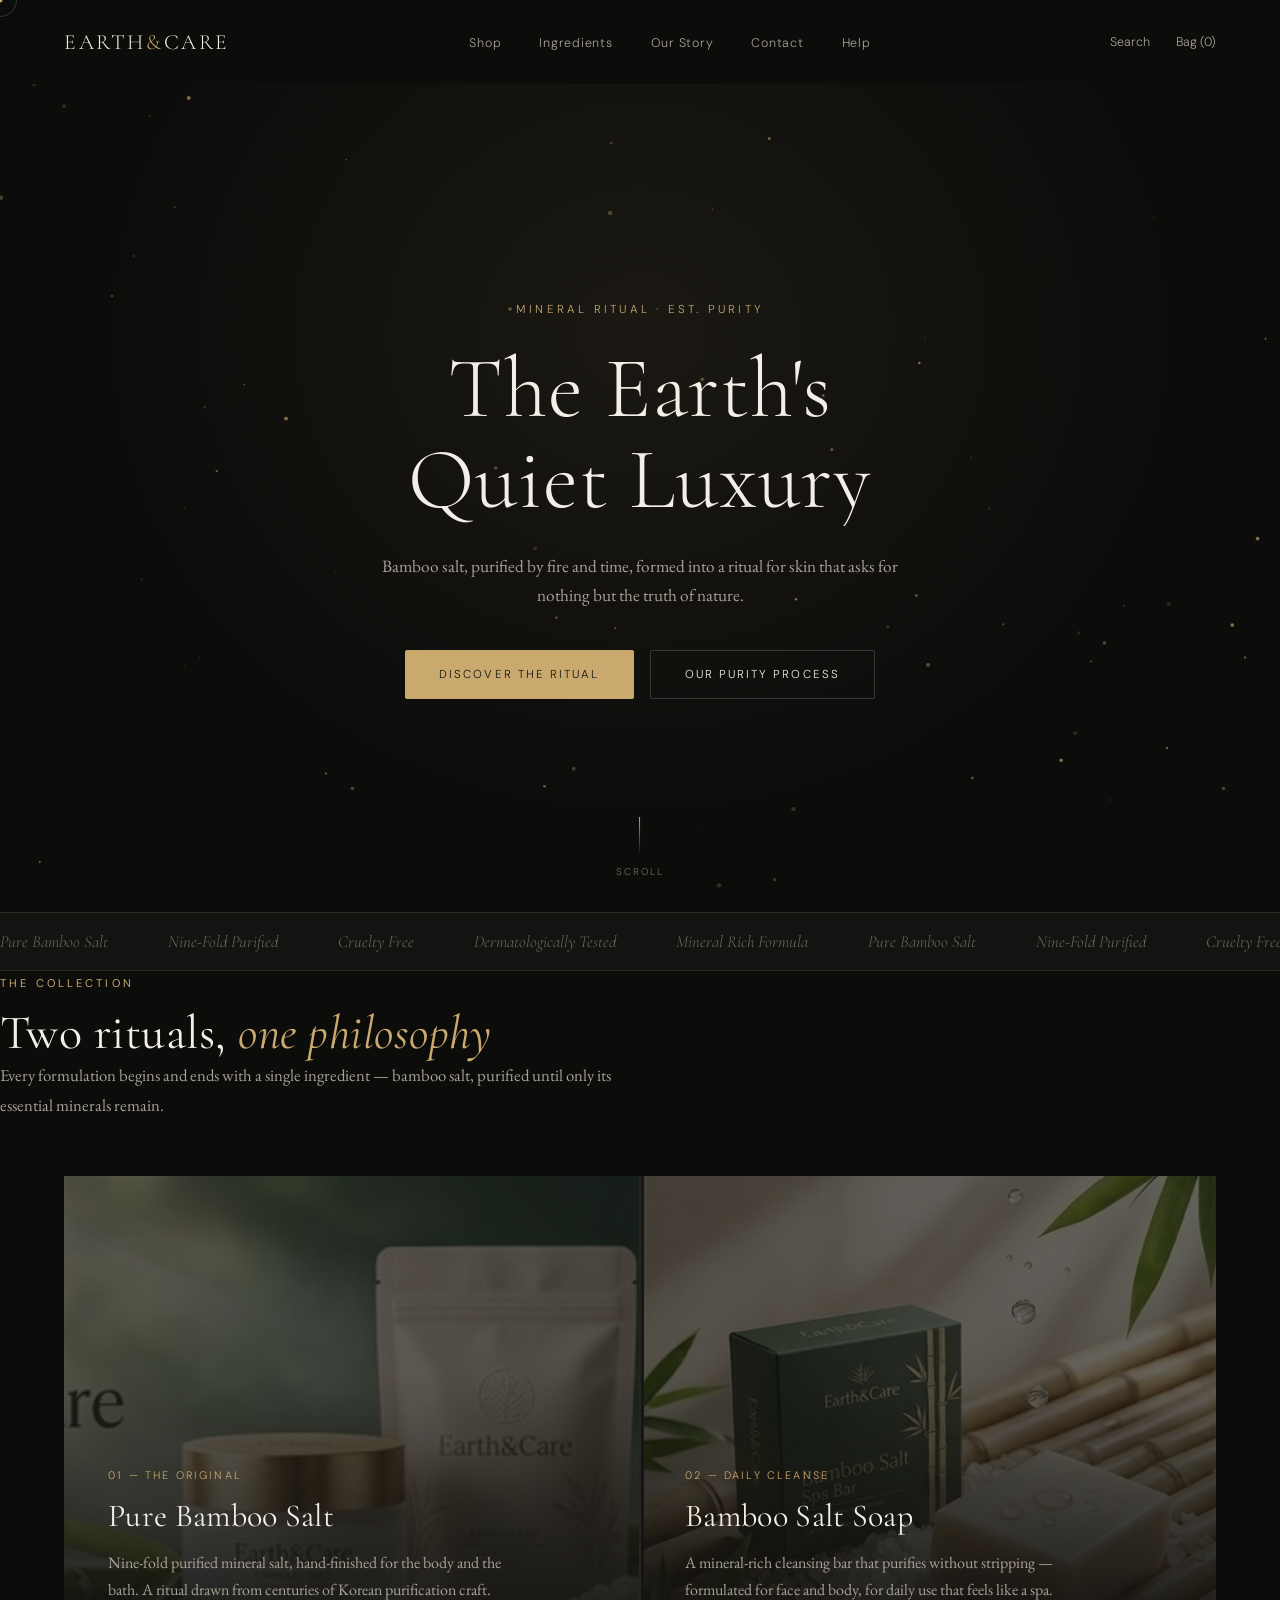
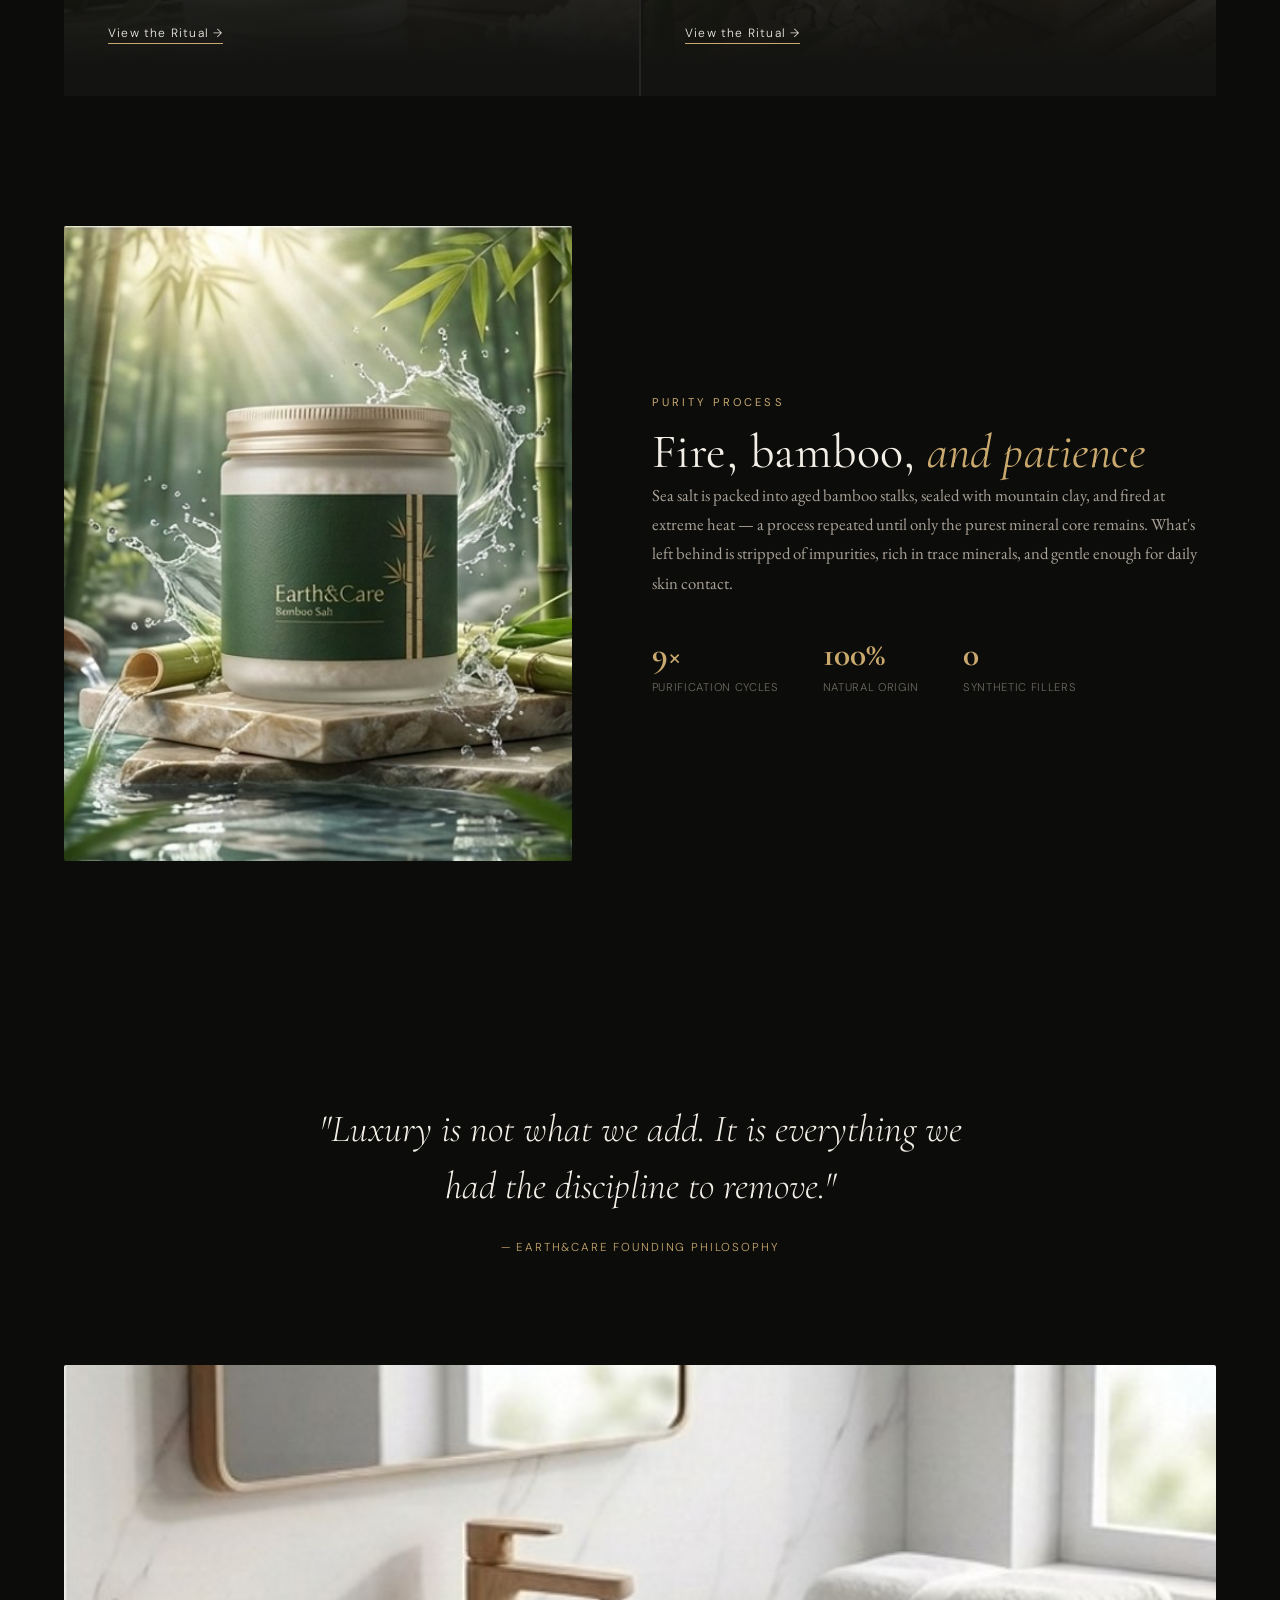
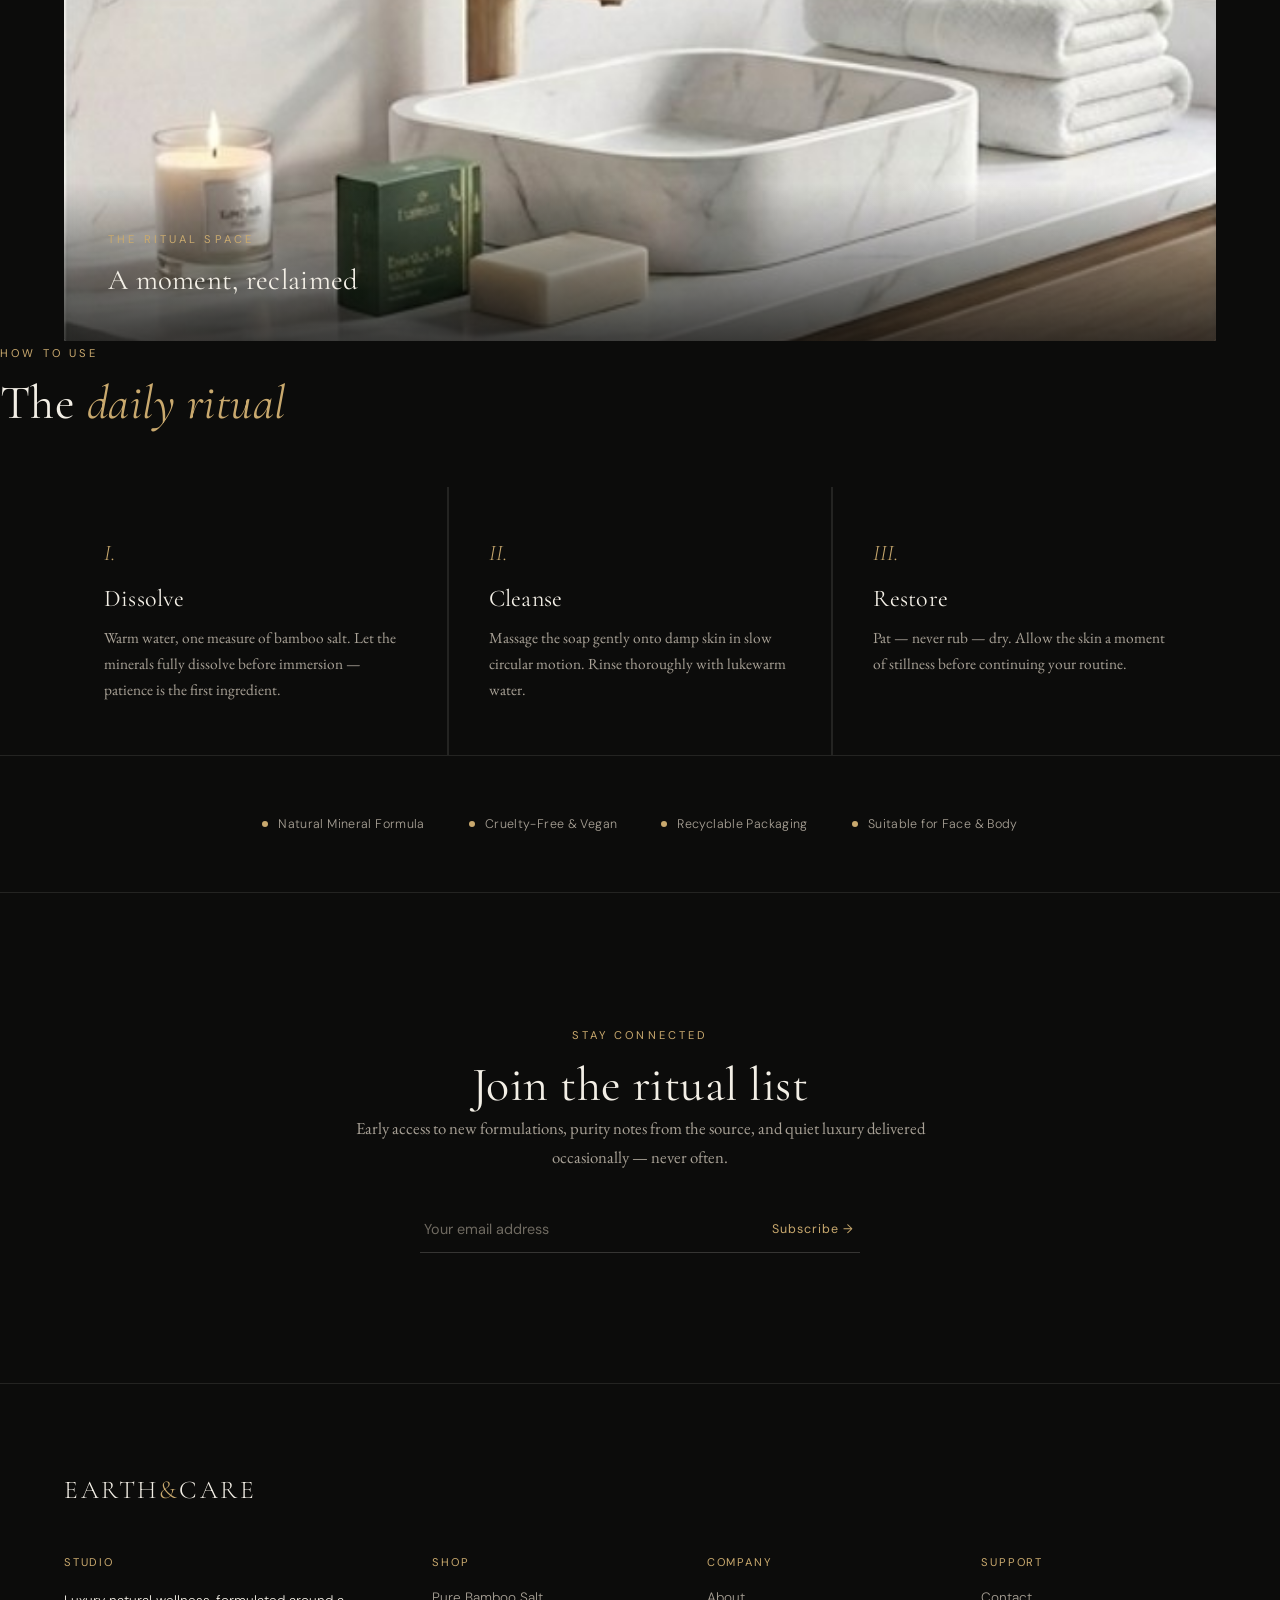
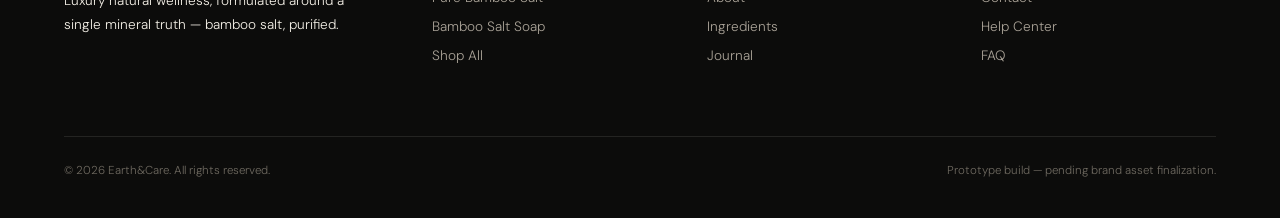
<file: earthandcare.html>
<!DOCTYPE html>
<html lang="en">
<head>
<meta charset="UTF-8">
<meta name="viewport" content="width=device-width, initial-scale=1.0">
<title>Earth&amp;Care — Pure Bamboo Salt Mineral Rituals</title>
<link rel="preconnect" href="https://fonts.googleapis.com">
<link href="https://fonts.googleapis.com/css2?family=Cormorant+Garamond:ital,wght@0,300;0,400;0,500;1,400&family=EB+Garamond:wght@400;500&family=DM+Sans:wght@300;400;500&display=swap" rel="stylesheet">
<link rel="stylesheet" href="earthcare.css">
</head>
<body>

<div id="loader"><div class="loader-mark">EARTH&amp;CARE</div></div>
<div class="cursor-dot"></div>
<div class="cursor-ring"></div>

<nav id="nav">
  <a href="#" class="logo">EARTH<span>&amp;</span>CARE</a>
  <ul class="nav-links">
    <li><a href="shop.html">Shop</a></li>
    <li><a href="#ingredient">Ingredients</a></li>
    <li><a href="about.html">Our Story</a></li>
    <li><a href="contact.html">Contact</a></li>
    <li><a href="help.html">Help</a></li>
  </ul>
  <div class="nav-icons">
    <a href="#" data-cursor>Search</a>
    <a href="#" data-cursor>Bag (0)</a>
  </div>
</nav>

<section class="hero">
  <canvas id="particle-canvas"></canvas>
  <div class="hero-noise"></div>
  <div class="hero-inner">
    <span class="hero-eyebrow">Mineral Ritual · Est. Purity</span>
    <h1>
      <span class="line"><span>The Earth's</span></span>
      <span class="line"><span>Quiet Luxury</span></span>
    </h1>
    <p class="sub">Bamboo salt, purified by fire and time, formed into a ritual for skin that asks for nothing but the truth of nature.</p>
    <div class="cta-row">
      <a href="shop.html" class="btn btn-gold" data-cursor>Discover the Ritual</a>
      <a href="#ingredient" class="btn btn-line" data-cursor>Our Purity Process</a>
    </div>
  </div>
  <div class="scroll-hint"><div class="line-drop"></div><span>Scroll</span></div>
</section>

<div class="marquee-strip">
  <div class="marquee-track" id="marquee">
    <span>Pure Bamboo Salt</span><span>Nine-Fold Purified</span><span>Cruelty Free</span><span>Dermatologically Tested</span><span>Mineral Rich Formula</span>
    <span>Pure Bamboo Salt</span><span>Nine-Fold Purified</span><span>Cruelty Free</span><span>Dermatologically Tested</span><span>Mineral Rich Formula</span>
  </div>
</div>

<section id="shop">
  <div class="section-head reveal">
    <span class="eyebrow">The Collection</span>
    <h2 class="title">Two rituals, <em>one philosophy</em></h2>
    <p class="lede">Every formulation begins and ends with a single ingredient — bamboo salt, purified until only its essential minerals remain.</p>
  </div>
</section>

<div class="spotlight-grid">
  <div class="spot-card reveal">
    <div class="spot-bg" style="background-image:url('images/hero-product-01.jpg');"></div>
    <span class="spot-tag">01 — The Original</span>
    <h3>Pure Bamboo Salt</h3>
    <p>Nine-fold purified mineral salt, hand-finished for the body and the bath. A ritual drawn from centuries of Korean purification craft.</p>
    <a href="product-pure-bamboo-salt.html" class="spot-link" data-cursor>View the Ritual →</a>
  </div>
  <div class="spot-card reveal">
    <div class="spot-bg" style="background-image:url('images/spa-scene-01.jpg');"></div>
    <span class="spot-tag">02 — Daily Cleanse</span>
    <h3>Bamboo Salt Soap</h3>
    <p>A mineral-rich cleansing bar that purifies without stripping — formulated for face and body, for daily use that feels like a spa.</p>
    <a href="product-bamboo-salt-soap.html" class="spot-link" data-cursor>View the Ritual →</a>
  </div>
</div>

<section id="ingredient">
  <div class="ingredient-wrap">
    <div class="ingredient-media reveal">
      <img src="images/crystal-macro-01.jpg" alt="Pure bamboo salt mineral crystals" loading="lazy">
    </div>
    <div class="reveal">
      <span class="eyebrow">Purity Process</span>
      <h2 class="title">Fire, bamboo, <em>and patience</em></h2>
      <p class="lede">Sea salt is packed into aged bamboo stalks, sealed with mountain clay, and fired at extreme heat — a process repeated until only the purest mineral core remains. What's left behind is stripped of impurities, rich in trace minerals, and gentle enough for daily skin contact.</p>
      <div class="stat-row">
        <div class="stat"><b>9×</b><span>Purification Cycles</span></div>
        <div class="stat"><b>100%</b><span>Natural Origin</span></div>
        <div class="stat"><b>0</b><span>Synthetic Fillers</span></div>
      </div>
    </div>
  </div>
</section>

<section class="quote-section">
  <blockquote class="reveal">"Luxury is not what we add. It is everything we had the discipline to remove."</blockquote>
  <cite>— Earth&amp;Care Founding Philosophy</cite>
</section>

<div class="lifestyle">
  <img src="images/collage-02-cell2.jpg" alt="Earth&Care wellness ritual setting" loading="lazy">
  <div class="lifestyle-caption reveal">
    <span class="eyebrow">The Ritual Space</span>
    <h3>A moment, reclaimed</h3>
  </div>
</div>

<section id="ritual">
  <div class="section-head reveal">
    <span class="eyebrow">How To Use</span>
    <h2 class="title">The <em>daily ritual</em></h2>
  </div>
  <div class="ritual-grid">
    <div class="ritual-card reveal">
      <div class="ritual-num">I.</div>
      <h4>Dissolve</h4>
      <p>Warm water, one measure of bamboo salt. Let the minerals fully dissolve before immersion — patience is the first ingredient.</p>
    </div>
    <div class="ritual-card reveal">
      <div class="ritual-num">II.</div>
      <h4>Cleanse</h4>
      <p>Massage the soap gently onto damp skin in slow circular motion. Rinse thoroughly with lukewarm water.</p>
    </div>
    <div class="ritual-card reveal">
      <div class="ritual-num">III.</div>
      <h4>Restore</h4>
      <p>Pat — never rub — dry. Allow the skin a moment of stillness before continuing your routine.</p>
    </div>
  </div>
</section>

<div class="trust-strip">
  <div class="trust-item reveal"><div class="dot"></div><p>Natural Mineral Formula</p></div>
  <div class="trust-item reveal"><div class="dot"></div><p>Cruelty-Free &amp; Vegan</p></div>
  <div class="trust-item reveal"><div class="dot"></div><p>Recyclable Packaging</p></div>
  <div class="trust-item reveal"><div class="dot"></div><p>Suitable for Face &amp; Body</p></div>
</div>

<section class="newsletter" id="journal">
  <div class="reveal" style="margin:0 auto;">
    <span class="eyebrow">Stay Connected</span>
    <h2 class="title">Join the ritual list</h2>
    <p class="lede" style="margin-left:auto;margin-right:auto;">Early access to new formulations, purity notes from the source, and quiet luxury delivered occasionally — never often.</p>
    <form class="news-form" onsubmit="return false;">
      <input type="email" placeholder="Your email address" required>
      <button type="submit" data-cursor>Subscribe →</button>
    </form>
  </div>
</section>

<footer>
  <div class="footer-brand">EARTH<span>&amp;</span>CARE</div>
  <div class="footer-grid">
    <div class="footer-col">
      <h5>Studio</h5>
      <p style="color:var(--text-sub);max-width:280px;line-height:1.7;font-family:'DM Sans',sans-serif;font-size:0.85rem;">Luxury natural wellness, formulated around a single mineral truth — bamboo salt, purified.</p>
    </div>
    <div class="footer-col">
      <h5>Shop</h5>
      <a href="product-pure-bamboo-salt.html">Pure Bamboo Salt</a>
      <a href="product-bamboo-salt-soap.html">Bamboo Salt Soap</a>
      <a href="shop.html">Shop All</a>
    </div>
    <div class="footer-col">
      <h5>Company</h5>
      <a href="about.html">About</a>
      <a href="#ingredient">Ingredients</a>
      <a href="#">Journal</a>
    </div>
    <div class="footer-col">
      <h5>Support</h5>
      <a href="contact.html">Contact</a>
      <a href="help.html">Help Center</a>
      <a href="help.html">FAQ</a>
    </div>
  </div>
  <div class="footer-bottom">
    <span>© 2026 Earth&amp;Care. All rights reserved.</span>
    <span>Prototype build — pending brand asset finalization.</span>
  </div>
</footer>

<script>
// Loader
window.addEventListener('load',()=>{
  setTimeout(()=>document.getElementById('loader').classList.add('done'),1100);
});

// Custom cursor
const dot=document.querySelector('.cursor-dot'), ring=document.querySelector('.cursor-ring');
let mx=0,my=0,rx=0,ry=0;
window.addEventListener('mousemove',e=>{mx=e.clientX;my=e.clientY;dot.style.left=mx+'px';dot.style.top=my+'px';});
(function loop(){rx+=(mx-rx)*0.14;ry+=(my-ry)*0.14;ring.style.left=rx+'px';ring.style.top=ry+'px';requestAnimationFrame(loop);})();
document.querySelectorAll('a,button,[data-cursor]').forEach(el=>{
  el.addEventListener('mouseenter',()=>ring.classList.add('hover'));
  el.addEventListener('mouseleave',()=>ring.classList.remove('hover'));
});

// Nav scroll state
const nav=document.getElementById('nav');
window.addEventListener('scroll',()=>{
  nav.classList.toggle('scrolled', window.scrollY>40);
},{passive:true});

// Reveal on scroll
const io=new IntersectionObserver((entries)=>{
  entries.forEach(en=>{ if(en.isIntersecting){ en.target.classList.add('in'); io.unobserve(en.target);} });
},{threshold:0.15});
document.querySelectorAll('.reveal').forEach(el=>io.observe(el));

// Ambient particle canvas (bamboo-green drifting motes)
const canvas=document.getElementById('particle-canvas');
const ctx=canvas.getContext('2d');
let W,H,particles=[];
function resize(){W=canvas.width=canvas.offsetWidth;H=canvas.height=canvas.offsetHeight;}
window.addEventListener('resize',resize,{passive:true});
resize();
const reduceMotion = window.matchMedia('(prefers-reduced-motion: reduce)').matches;
const COUNT = reduceMotion ? 0 : 70;
for(let i=0;i<COUNT;i++){
  particles.push({
    x:Math.random()*W, y:Math.random()*H,
    r:Math.random()*1.8+0.4,
    vy:-(Math.random()*0.25+0.05),
    vx:(Math.random()-0.5)*0.12,
    a:Math.random()*0.5+0.15
  });
}
function draw(){
  ctx.clearRect(0,0,W,H);
  particles.forEach(p=>{
    p.y+=p.vy; p.x+=p.vx;
    if(p.y<-10){p.y=H+10; p.x=Math.random()*W;}
    ctx.beginPath();
    ctx.fillStyle=`rgba(201,169,110,${p.a})`;
    ctx.arc(p.x,p.y,p.r,0,Math.PI*2);
    ctx.fill();
  });
  requestAnimationFrame(draw);
}
if(!reduceMotion) draw();
</script>
</body>
</html>
</file>
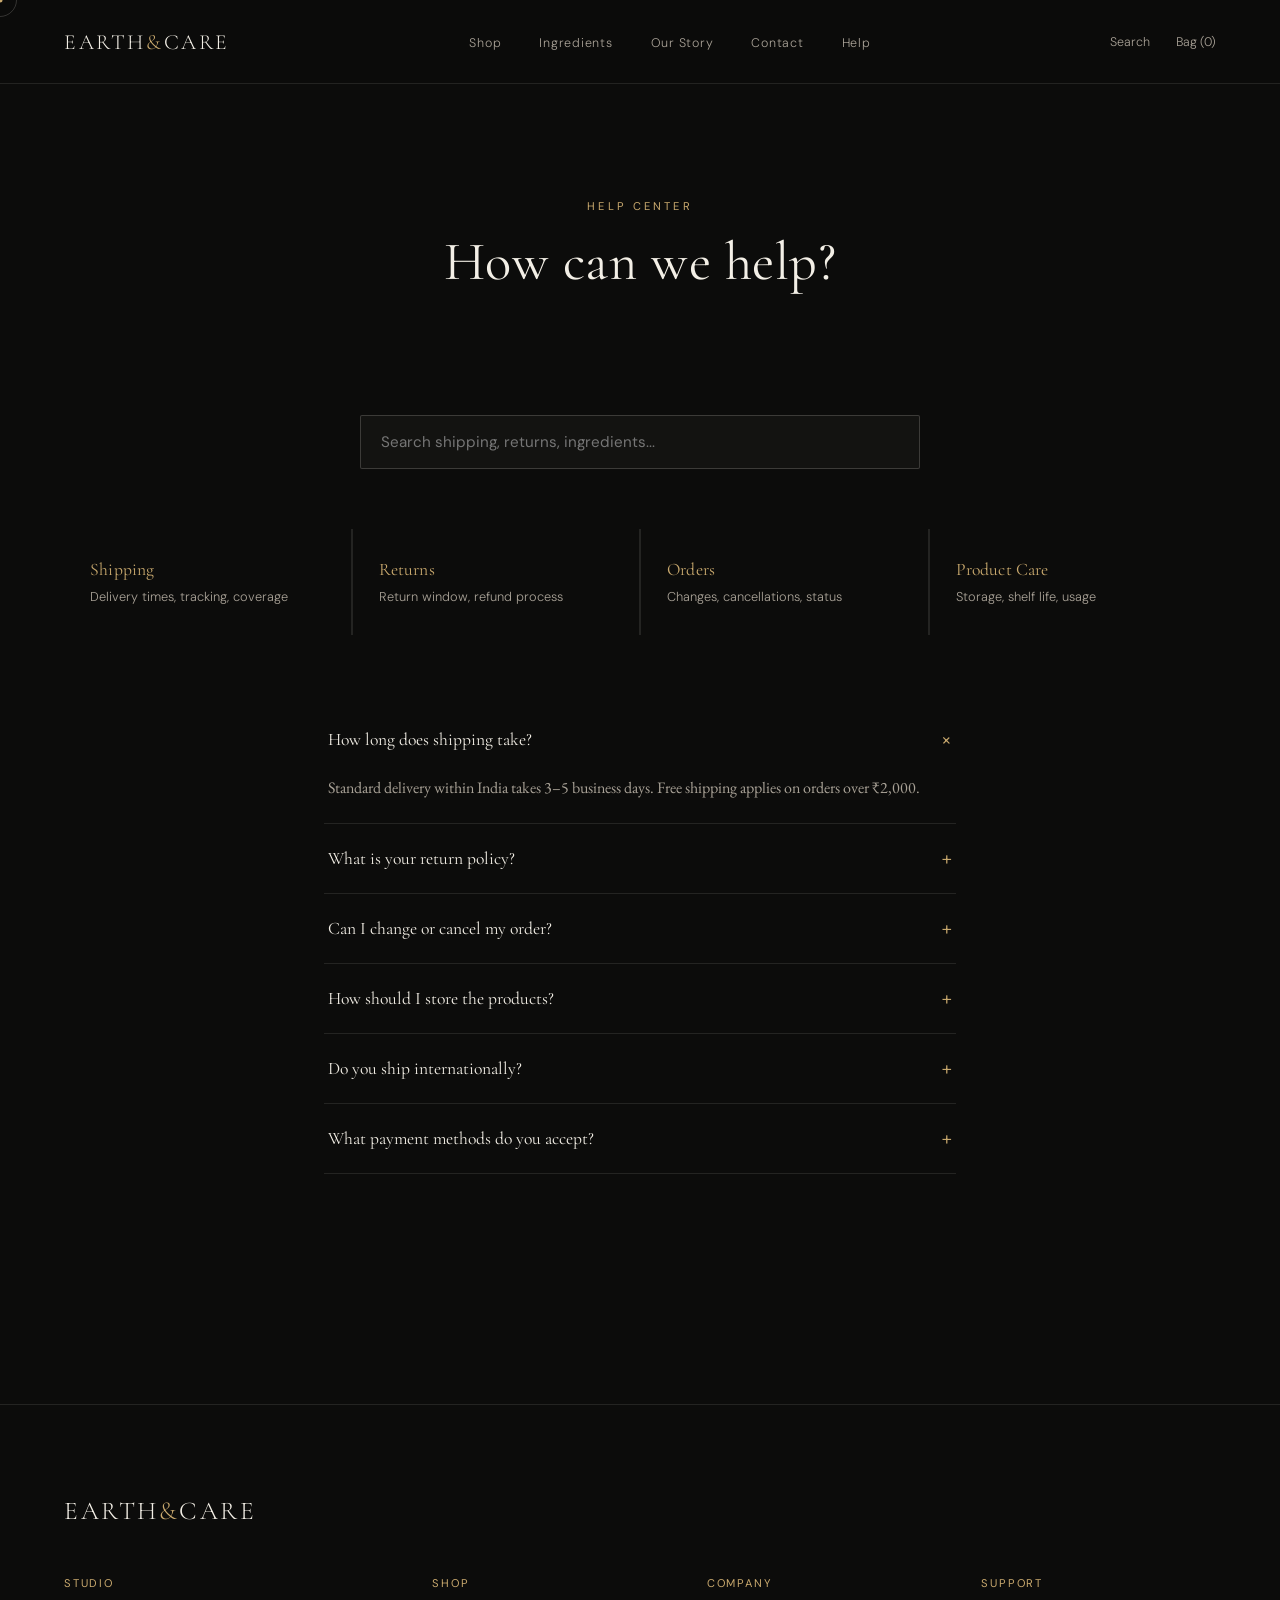
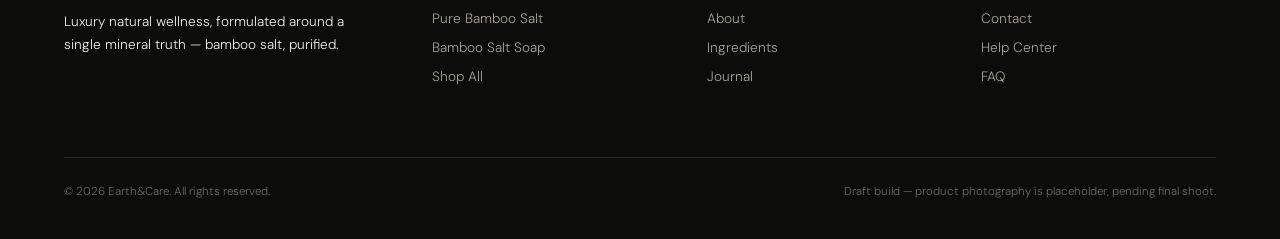
<file: help.html>
<!DOCTYPE html>
<html lang="en">
<head>
<meta charset="UTF-8">
<meta name="viewport" content="width=device-width, initial-scale=1.0">
<title>Help Center — Earth&amp;Care</title>
<link rel="canonical" href="https://REPLACE-WITH-YOUR-DOMAIN.com/help.html">
<meta property="og:type" content="website">
<meta property="og:title" content="Help Center — Earth&Care">
<meta property="og:description" content="Answers to common questions about Earth&Care orders, shipping, and rituals.">
<meta property="og:url" content="https://REPLACE-WITH-YOUR-DOMAIN.com/help.html">
<meta property="og:image" content="https://REPLACE-WITH-YOUR-DOMAIN.com/images/hero-product-01.jpg">
<meta name="twitter:card" content="summary_large_image">
<link rel="icon" type="image/png" sizes="32x32" href="/favicon-32.png">
<link rel="icon" type="image/png" sizes="16x16" href="/favicon-16.png">
<link rel="apple-touch-icon" sizes="180x180" href="/favicon-180.png">
<link rel="preconnect" href="https://fonts.googleapis.com">
<link href="https://fonts.googleapis.com/css2?family=Cormorant+Garamond:ital,wght@0,300;0,400;0,500;1,400&family=EB+Garamond:wght@400;500&family=DM+Sans:wght@300;400;500&display=swap" rel="stylesheet">
<link rel="stylesheet" href="earthcare.css">
</head>
<body>

<div id="loader"><div class="loader-mark">EARTH&amp;CARE</div></div>
<div class="cursor-dot"></div>
<div class="cursor-ring"></div>

<nav id="nav" class="scrolled">
  <a href="index.html" class="logo">EARTH<span>&amp;</span>CARE</a>
  <ul class="nav-links">
    <li><a href="shop.html">Shop</a></li>
    <li><a href="index.html#ingredient">Ingredients</a></li>
    <li><a href="about.html">Our Story</a></li>
    <li><a href="contact.html">Contact</a></li>
    <li><a href="help.html">Help</a></li>
  </ul>
  <div class="nav-icons">
    <a href="#" data-cursor>Search</a>
    <a href="#" data-cursor>Bag (0)</a>
  </div>
</nav>

<header class="page-header">
  <span class="eyebrow">Help Center</span>
  <h1>How can we help?</h1>
</header>

<section style="padding:70px 5vw 0;">
  <div class="help-search reveal in">
    <input type="text" placeholder="Search shipping, returns, ingredients..." oninput="filterFaq(this.value)">
  </div>

  <div class="help-cats reveal in">
    <div class="help-cat"><h5>Shipping</h5><p>Delivery times, tracking, coverage</p></div>
    <div class="help-cat"><h5>Returns</h5><p>Return window, refund process</p></div>
    <div class="help-cat"><h5>Orders</h5><p>Changes, cancellations, status</p></div>
    <div class="help-cat"><h5>Product Care</h5><p>Storage, shelf life, usage</p></div>
  </div>

  <div class="faq-wrap">
    <div class="faq-item open" data-q="shipping delivery time">
      <button class="faq-q" onclick="toggleFaq(this)"><span>How long does shipping take?</span><span class="plus">+</span></button>
      <div class="faq-a" style="max-height:120px;"><p>Standard delivery within India takes 3–5 business days. Free shipping applies on orders over ₹2,000.</p></div>
    </div>
    <div class="faq-item" data-q="returns refund policy">
      <button class="faq-q" onclick="toggleFaq(this)"><span>What is your return policy?</span><span class="plus">+</span></button>
      <div class="faq-a"><p>Unopened products can be returned within 15 days of delivery for a full refund. Opened products are non-returnable for hygiene reasons.</p></div>
    </div>
    <div class="faq-item" data-q="order change cancel">
      <button class="faq-q" onclick="toggleFaq(this)"><span>Can I change or cancel my order?</span><span class="plus">+</span></button>
      <div class="faq-a"><p>Orders can be changed or cancelled within 2 hours of placement. Contact us immediately at hello@earthandcare.example.</p></div>
    </div>
    <div class="faq-item" data-q="storage shelf life expiry">
      <button class="faq-q" onclick="toggleFaq(this)"><span>How should I store the products?</span><span class="plus">+</span></button>
      <div class="faq-a"><p>Store in a cool, dry place away from direct sunlight. The salt crystal has a 36-month shelf life; the soap bar 24 months, both unopened.</p></div>
    </div>
    <div class="faq-item" data-q="international shipping worldwide">
      <button class="faq-q" onclick="toggleFaq(this)"><span>Do you ship internationally?</span><span class="plus">+</span></button>
      <div class="faq-a"><p>Not yet — we currently ship within India only. International shipping is on our roadmap.</p></div>
    </div>
    <div class="faq-item" data-q="payment methods cod">
      <button class="faq-q" onclick="toggleFaq(this)"><span>What payment methods do you accept?</span><span class="plus">+</span></button>
      <div class="faq-a"><p>We accept major cards, UPI, and net banking at checkout. Cash on delivery availability depends on your pin code.</p></div>
    </div>
  </div>
</section>

<footer style="margin-top:100px;">
  <div class="footer-brand">EARTH<span>&amp;</span>CARE</div>
  <div class="footer-grid">
    <div class="footer-col">
      <h5>Studio</h5>
      <p style="color:var(--text-sub);max-width:280px;line-height:1.7;font-family:'DM Sans',sans-serif;font-size:0.85rem;">Luxury natural wellness, formulated around a single mineral truth — bamboo salt, purified.</p>
    </div>
    <div class="footer-col">
      <h5>Shop</h5>
      <a href="product-pure-bamboo-salt.html">Pure Bamboo Salt</a>
      <a href="product-bamboo-salt-soap.html">Bamboo Salt Soap</a>
      <a href="shop.html">Shop All</a>
    </div>
    <div class="footer-col">
      <h5>Company</h5>
      <a href="about.html">About</a>
      <a href="index.html#ingredient">Ingredients</a>
      <a href="#">Journal</a>
    </div>
    <div class="footer-col">
      <h5>Support</h5>
      <a href="contact.html">Contact</a>
      <a href="help.html">Help Center</a>
      <a href="help.html">FAQ</a>
    </div>
  </div>
  <div class="footer-bottom">
    <span>© 2026 Earth&amp;Care. All rights reserved.</span>
    <span>Draft build — product photography is placeholder, pending final shoot.</span>
  </div>
</footer>

<script>
window.addEventListener('load',()=>{setTimeout(()=>document.getElementById('loader').classList.add('done'),700);});
const dot=document.querySelector('.cursor-dot'), ring=document.querySelector('.cursor-ring');
let mx=0,my=0,rx=0,ry=0;
window.addEventListener('mousemove',e=>{mx=e.clientX;my=e.clientY;dot.style.left=mx+'px';dot.style.top=my+'px';});
(function loop(){rx+=(mx-rx)*0.14;ry+=(my-ry)*0.14;ring.style.left=rx+'px';ring.style.top=ry+'px';requestAnimationFrame(loop);})();
document.querySelectorAll('a,button,[data-cursor]').forEach(el=>{
  el.addEventListener('mouseenter',()=>ring.classList.add('hover'));
  el.addEventListener('mouseleave',()=>ring.classList.remove('hover'));
});
function toggleFaq(btn){
  const item=btn.parentElement;
  const answer=item.querySelector('.faq-a');
  const isOpen=item.classList.contains('open');
  document.querySelectorAll('.faq-item').forEach(f=>{f.classList.remove('open'); f.querySelector('.faq-a').style.maxHeight=null;});
  if(!isOpen){ item.classList.add('open'); answer.style.maxHeight=answer.scrollHeight+'px'; }
}
function filterFaq(q){
  q=q.toLowerCase().trim();
  document.querySelectorAll('.faq-item').forEach(item=>{
    const match = !q || item.dataset.q.includes(q) || item.textContent.toLowerCase().includes(q);
    item.style.display = match ? '' : 'none';
  });
}
</script>
</body>
</html>
</file>
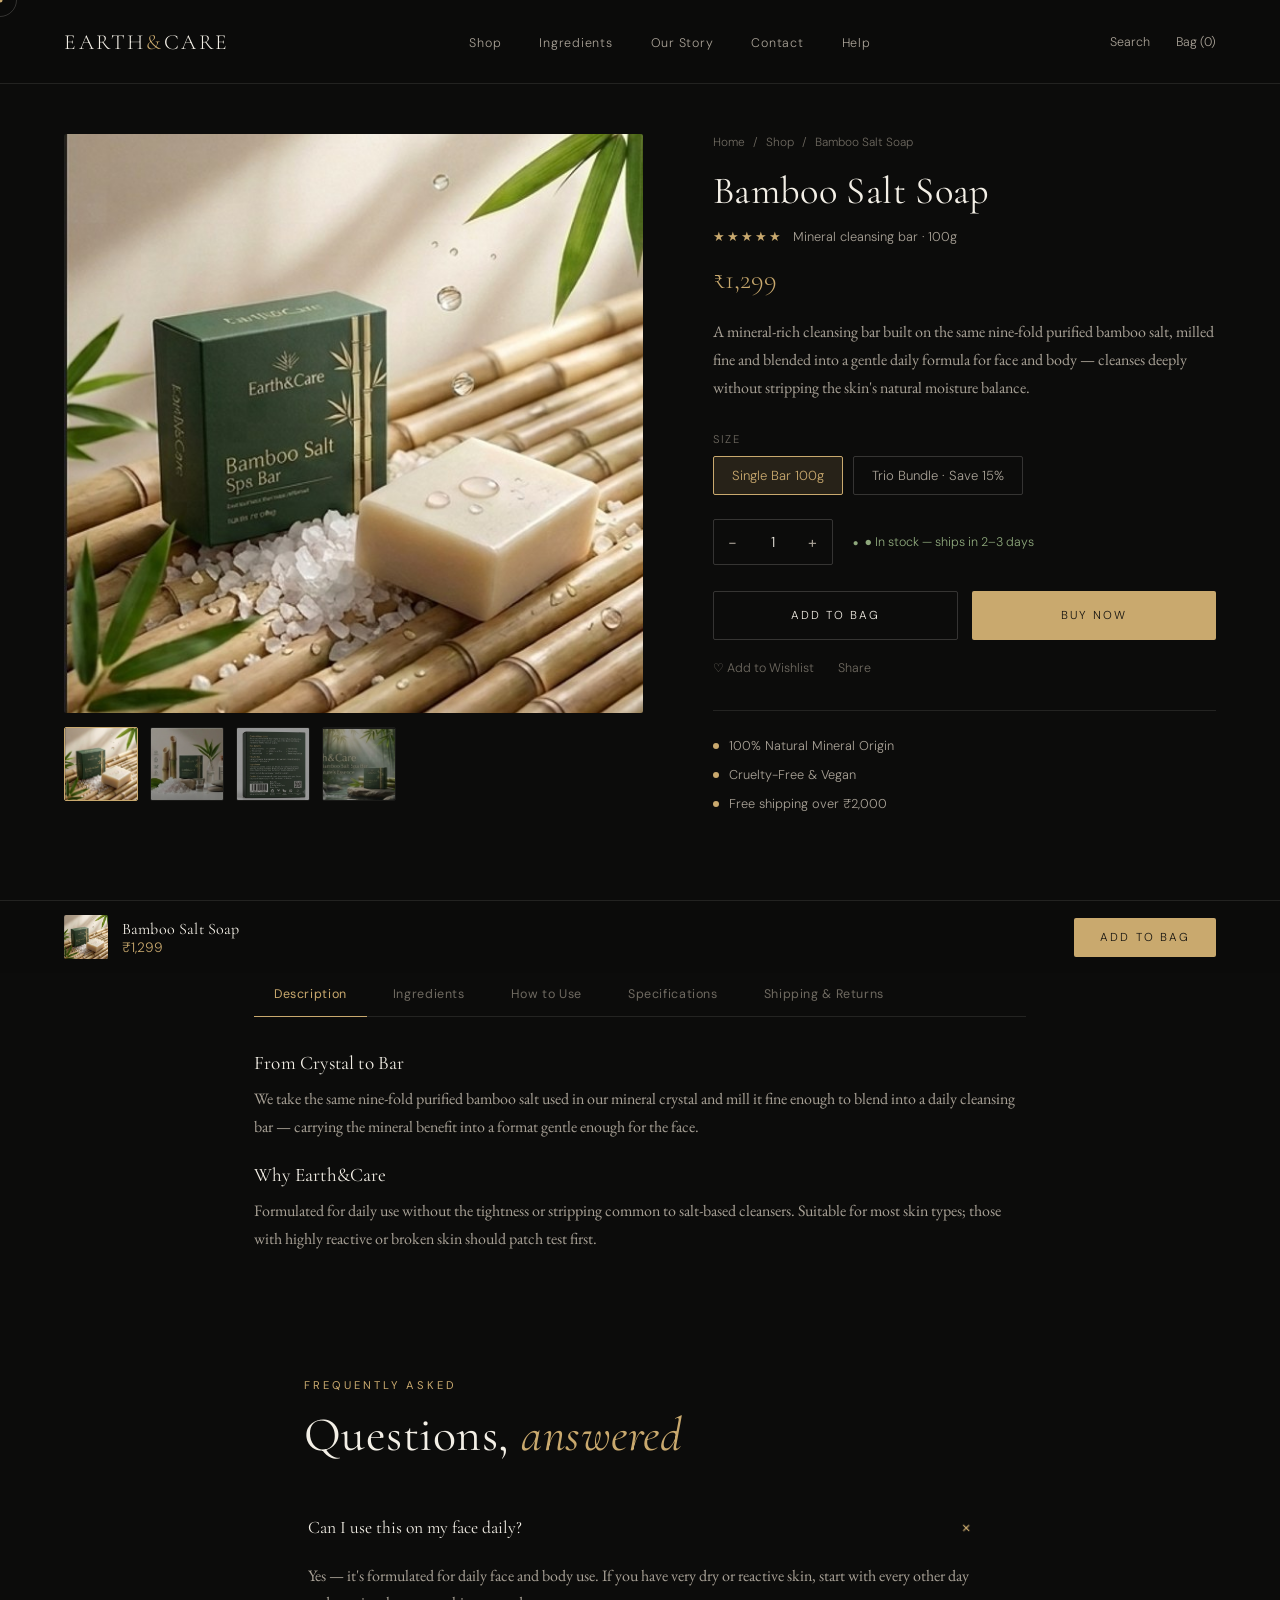
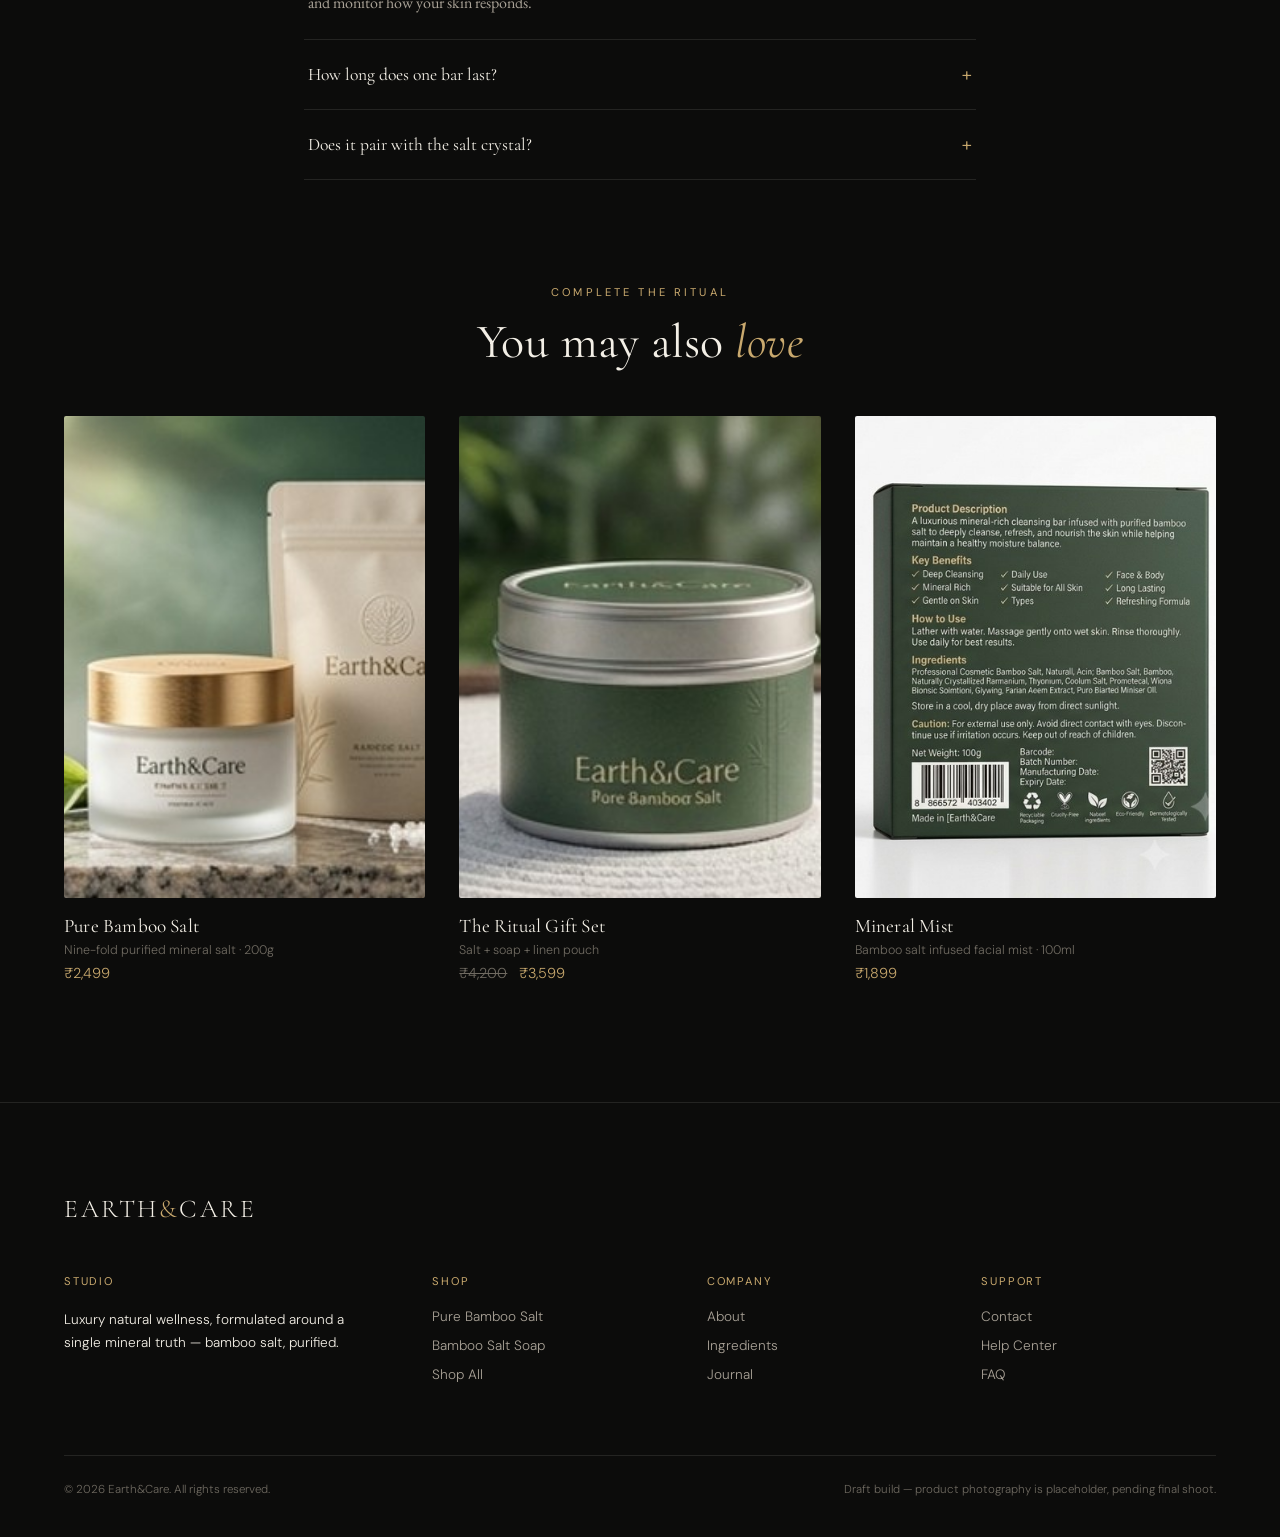
<file: product-bamboo-salt-soap.html>
<!DOCTYPE html>
<html lang="en">
<head>
<meta charset="UTF-8">
<meta name="viewport" content="width=device-width, initial-scale=1.0">
<title>Bamboo Salt Soap — Earth&amp;Care</title>
<link rel="canonical" href="https://REPLACE-WITH-YOUR-DOMAIN.com/product-bamboo-salt-soap.html">
<meta property="og:type" content="website">
<meta property="og:title" content="Bamboo Salt Soap — Earth&Care">
<meta property="og:description" content="Bamboo salt soap, hand-finished with mineral-rich ingredients.">
<meta property="og:url" content="https://REPLACE-WITH-YOUR-DOMAIN.com/product-bamboo-salt-soap.html">
<meta property="og:image" content="https://REPLACE-WITH-YOUR-DOMAIN.com/images/spa-scene-01.jpg">
<meta name="twitter:card" content="summary_large_image">
<link rel="icon" type="image/png" sizes="32x32" href="/favicon-32.png">
<link rel="icon" type="image/png" sizes="16x16" href="/favicon-16.png">
<link rel="apple-touch-icon" sizes="180x180" href="/favicon-180.png">
<link rel="preconnect" href="https://fonts.googleapis.com">
<link href="https://fonts.googleapis.com/css2?family=Cormorant+Garamond:ital,wght@0,300;0,400;0,500;1,400&family=EB+Garamond:wght@400;500&family=DM+Sans:wght@300;400;500&display=swap" rel="stylesheet">
<link rel="stylesheet" href="earthcare.css">
</head>
<body>

<div id="loader"><div class="loader-mark">EARTH&amp;CARE</div></div>
<div class="cursor-dot"></div>
<div class="cursor-ring"></div>

<nav id="nav" class="scrolled">
  <a href="index.html" class="logo">EARTH<span>&amp;</span>CARE</a>
  <ul class="nav-links">
    <li><a href="shop.html">Shop</a></li>
    <li><a href="index.html#ingredient">Ingredients</a></li>
    <li><a href="about.html">Our Story</a></li>
    <li><a href="contact.html">Contact</a></li>
    <li><a href="help.html">Help</a></li>
  </ul>
  <div class="nav-icons">
    <a href="#" data-cursor>Search</a>
    <a href="#" data-cursor>Bag (0)</a>
  </div>
</nav>

<div class="pdp-layout">
  <div class="pdp-gallery">
    <div class="pdp-main-img">
      <img id="mainImg" src="images/spa-scene-01.jpg" alt="Bamboo Salt Soap">
    </div>
    <div class="pdp-thumbs">
      <button class="active" onclick="swapImg(this,'images/spa-scene-01.jpg')"><img src="images/spa-scene-01.jpg" alt=""></button>
      <button onclick="swapImg(this,'images/collage-03-cell1.jpg')"><img src="images/collage-03-cell1.jpg" alt=""></button>
      <button onclick="swapImg(this,'images/droplet-macro-01.jpg')"><img src="images/droplet-macro-01.jpg" alt=""></button>
      <button onclick="swapImg(this,'images/collage-02-cell3.jpg')"><img src="images/collage-02-cell3.jpg" alt=""></button>
    </div>
  </div>

  <div class="pdp-info">
    <div class="breadcrumb"><a href="index.html">Home</a><span>/</span><a href="shop.html">Shop</a><span>/</span>Bamboo Salt Soap</div>
    <h1>Bamboo Salt Soap</h1>
    <div class="pdp-rating"><span class="stars">★★★★★</span><span>Mineral cleansing bar · 100g</span></div>
    <div class="pdp-price">₹1,299</div>
    <p class="pdp-desc">A mineral-rich cleansing bar built on the same nine-fold purified bamboo salt, milled fine and blended into a gentle daily formula for face and body — cleanses deeply without stripping the skin's natural moisture balance.</p>

    <div class="variant-group">
      <label>Size</label>
      <div class="variant-options">
        <div class="variant-opt active" onclick="selVariant(this)">Single Bar 100g</div>
        <div class="variant-opt" onclick="selVariant(this)">Trio Bundle · Save 15%</div>
      </div>
    </div>

    <div class="qty-row">
      <div class="qty-stepper">
        <button onclick="stepQty(-1)">−</button>
        <span id="qtyVal">1</span>
        <button onclick="stepQty(1)">+</button>
      </div>
      <span class="stock-note">● In stock — ships in 2–3 days</span>
    </div>

    <div class="pdp-ctas">
      <a href="#" class="btn btn-line" data-cursor onclick="return addToCart(this)">Add to Bag</a>
      <a href="#" class="btn btn-gold" data-cursor>Buy Now</a>
    </div>
    <div class="pdp-secondary-links">
      <a href="#" data-cursor>♡ Add to Wishlist</a>
      <a href="#" data-cursor>Share</a>
    </div>

    <div class="trust-mini">
      <div><span class="dot"></span>100% Natural Mineral Origin</div>
      <div><span class="dot"></span>Cruelty-Free &amp; Vegan</div>
      <div><span class="dot"></span>Free shipping over ₹2,000</div>
    </div>
  </div>
</div>

<section class="pdp-tabs">
  <div class="tab-nav">
    <button class="tab-btn active" onclick="showTab(this,'desc')">Description</button>
    <button class="tab-btn" onclick="showTab(this,'ing')">Ingredients</button>
    <button class="tab-btn" onclick="showTab(this,'use')">How to Use</button>
    <button class="tab-btn" onclick="showTab(this,'spec')">Specifications</button>
    <button class="tab-btn" onclick="showTab(this,'ship')">Shipping &amp; Returns</button>
  </div>

  <div class="tab-panel active" id="tab-desc">
    <h4>From Crystal to Bar</h4>
    <p>We take the same nine-fold purified bamboo salt used in our mineral crystal and mill it fine enough to blend into a daily cleansing bar — carrying the mineral benefit into a format gentle enough for the face.</p>
    <h4>Why Earth&amp;Care</h4>
    <p>Formulated for daily use without the tightness or stripping common to salt-based cleansers. Suitable for most skin types; those with highly reactive or broken skin should patch test first.</p>
  </div>

  <div class="tab-panel" id="tab-ing">
    <h4>Full Ingredient List</h4>
    <p>Base formulation includes bamboo-purified sea salt and a saponified natural oil base.</p>
    <div class="ingredient-list-note">Placeholder listing — pending lab-verified INCI documentation from the formulator. Do not publish this product page until the ingredient panel is confirmed against your actual formulation and Indian cosmetic labeling requirements.</div>
  </div>

  <div class="tab-panel" id="tab-use">
    <h4>Daily Cleanse</h4>
    <p>Lather with water. Massage gently onto damp skin — face or body — in circular motions. Rinse thoroughly with lukewarm water.</p>
    <h4>Best Practice</h4>
    <p>Store on a draining soap dish between uses to extend bar life. Suitable for daily use, morning and evening.</p>
  </div>

  <div class="tab-panel" id="tab-spec">
    <ul>
      <li>Net Weight: 100g per bar</li>
      <li>Suitable for: Face &amp; Body</li>
      <li>Shelf Life: 24 months unopened</li>
      <li>Storage: Cool, dry place away from direct sunlight</li>
    </ul>
  </div>

  <div class="tab-panel" id="tab-ship">
    <p>Free shipping on orders over ₹2,000 within India. Standard delivery in 3–5 business days. 15-day return window on unopened products.</p>
  </div>
</section>

<section style="padding:80px 5vw;max-width:800px;margin:0 auto;">
  <div class="section-head reveal in" style="margin-bottom:30px;">
    <span class="eyebrow">Frequently Asked</span>
    <h2 class="title">Questions, <em>answered</em></h2>
  </div>
  <div class="faq-item open">
    <button class="faq-q" onclick="toggleFaq(this)"><span>Can I use this on my face daily?</span><span class="plus">+</span></button>
    <div class="faq-a" style="max-height:120px;"><p>Yes — it's formulated for daily face and body use. If you have very dry or reactive skin, start with every other day and monitor how your skin responds.</p></div>
  </div>
  <div class="faq-item">
    <button class="faq-q" onclick="toggleFaq(this)"><span>How long does one bar last?</span><span class="plus">+</span></button>
    <div class="faq-a"><p>With daily use, a single 100g bar typically lasts 4–6 weeks, depending on storage and usage habits.</p></div>
  </div>
  <div class="faq-item">
    <button class="faq-q" onclick="toggleFaq(this)"><span>Does it pair with the salt crystal?</span><span class="plus">+</span></button>
    <div class="faq-a"><p>Yes — many customers use the salt crystal for a weekly bath ritual and the soap bar for daily cleansing. See the Ritual Gift Set for both together.</p></div>
  </div>
</section>

<div class="related-head">
  <span class="eyebrow">Complete the Ritual</span>
  <h2 class="title">You may also <em>love</em></h2>
</div>
<div class="product-grid" style="padding:0 5vw 120px;">
  <div class="product-card reveal in">
    <div class="product-media">
      <img src="images/hero-product-01.jpg" alt="Pure Bamboo Salt">
      <a href="product-pure-bamboo-salt.html" class="quick-add" data-cursor>Quick View</a>
    </div>
    <h4>Pure Bamboo Salt</h4>
    <p class="p-desc">Nine-fold purified mineral salt · 200g</p>
    <p class="price">₹2,499</p>
  </div>
  <div class="product-card reveal in">
    <div class="product-media">
      <img src="images/collage-01-cell6.jpg" alt="Ritual Gift Set">
      <a href="#" class="quick-add" data-cursor>Quick View</a>
    </div>
    <h4>The Ritual Gift Set</h4>
    <p class="p-desc">Salt + soap + linen pouch</p>
    <p class="price"><s>₹4,200</s> ₹3,599</p>
  </div>
  <div class="product-card reveal in">
    <div class="product-media">
      <img src="images/droplet-macro-01.jpg" alt="Mineral Mist">
      <a href="#" class="quick-add" data-cursor>Quick View</a>
    </div>
    <h4>Mineral Mist</h4>
    <p class="p-desc">Bamboo salt infused facial mist · 100ml</p>
    <p class="price">₹1,899</p>
  </div>
</div>

<footer>
  <div class="footer-brand">EARTH<span>&amp;</span>CARE</div>
  <div class="footer-grid">
    <div class="footer-col">
      <h5>Studio</h5>
      <p style="color:var(--text-sub);max-width:280px;line-height:1.7;font-family:'DM Sans',sans-serif;font-size:0.85rem;">Luxury natural wellness, formulated around a single mineral truth — bamboo salt, purified.</p>
    </div>
    <div class="footer-col">
      <h5>Shop</h5>
      <a href="product-pure-bamboo-salt.html">Pure Bamboo Salt</a>
      <a href="product-bamboo-salt-soap.html">Bamboo Salt Soap</a>
      <a href="shop.html">Shop All</a>
    </div>
    <div class="footer-col">
      <h5>Company</h5>
      <a href="about.html">About</a>
      <a href="index.html#ingredient">Ingredients</a>
      <a href="#">Journal</a>
    </div>
    <div class="footer-col">
      <h5>Support</h5>
      <a href="contact.html">Contact</a>
      <a href="help.html">Help Center</a>
      <a href="help.html">FAQ</a>
    </div>
  </div>
  <div class="footer-bottom">
    <span>© 2026 Earth&amp;Care. All rights reserved.</span>
    <span>Draft build — product photography is placeholder, pending final shoot.</span>
  </div>
</footer>

<div class="sticky-atc" id="stickyAtc">
  <div class="s-info">
    <img src="images/spa-scene-01.jpg" alt="">
    <div><h6>Bamboo Salt Soap</h6><div class="s-price">₹1,299</div></div>
  </div>
  <a href="#" class="btn btn-gold" data-cursor onclick="return addToCart(this)">Add to Bag</a>
</div>

<script>
window.addEventListener('load',()=>{setTimeout(()=>document.getElementById('loader').classList.add('done'),700);});
const dot=document.querySelector('.cursor-dot'), ring=document.querySelector('.cursor-ring');
let mx=0,my=0,rx=0,ry=0;
window.addEventListener('mousemove',e=>{mx=e.clientX;my=e.clientY;dot.style.left=mx+'px';dot.style.top=my+'px';});
(function loop(){rx+=(mx-rx)*0.14;ry+=(my-ry)*0.14;ring.style.left=rx+'px';ring.style.top=ry+'px';requestAnimationFrame(loop);})();
document.querySelectorAll('a,button,[data-cursor]').forEach(el=>{
  el.addEventListener('mouseenter',()=>ring.classList.add('hover'));
  el.addEventListener('mouseleave',()=>ring.classList.remove('hover'));
});

function swapImg(btn,src){
  document.getElementById('mainImg').src=src;
  document.querySelectorAll('.pdp-thumbs button').forEach(b=>b.classList.remove('active'));
  btn.classList.add('active');
}
function selVariant(el){
  document.querySelectorAll('.variant-opt').forEach(o=>o.classList.remove('active'));
  el.classList.add('active');
}
let qty=1;
function stepQty(d){ qty=Math.max(1,qty+d); document.getElementById('qtyVal').textContent=qty; }
function addToCart(el){
  const original=el.textContent;
  el.textContent='Added ✓';
  setTimeout(()=>el.textContent=original,1400);
  return false;
}
function showTab(btn,id){
  document.querySelectorAll('.tab-btn').forEach(b=>b.classList.remove('active'));
  document.querySelectorAll('.tab-panel').forEach(p=>p.classList.remove('active'));
  btn.classList.add('active');
  document.getElementById('tab-'+id).classList.add('active');
}
function toggleFaq(btn){
  const item=btn.parentElement;
  const answer=item.querySelector('.faq-a');
  const isOpen=item.classList.contains('open');
  document.querySelectorAll('.faq-item').forEach(f=>{f.classList.remove('open'); f.querySelector('.faq-a').style.maxHeight=null;});
  if(!isOpen){ item.classList.add('open'); answer.style.maxHeight=answer.scrollHeight+'px'; }
}
// Sticky ATC visibility
const ctaRow=document.querySelector('.pdp-ctas');
const stickyBar=document.getElementById('stickyAtc');
const io2=new IntersectionObserver((entries)=>{
  entries.forEach(en=>{ stickyBar.classList.toggle('show', !en.isIntersecting && window.scrollY>400); });
},{threshold:0});
io2.observe(ctaRow);
</script>
</body>
</html>
</file>
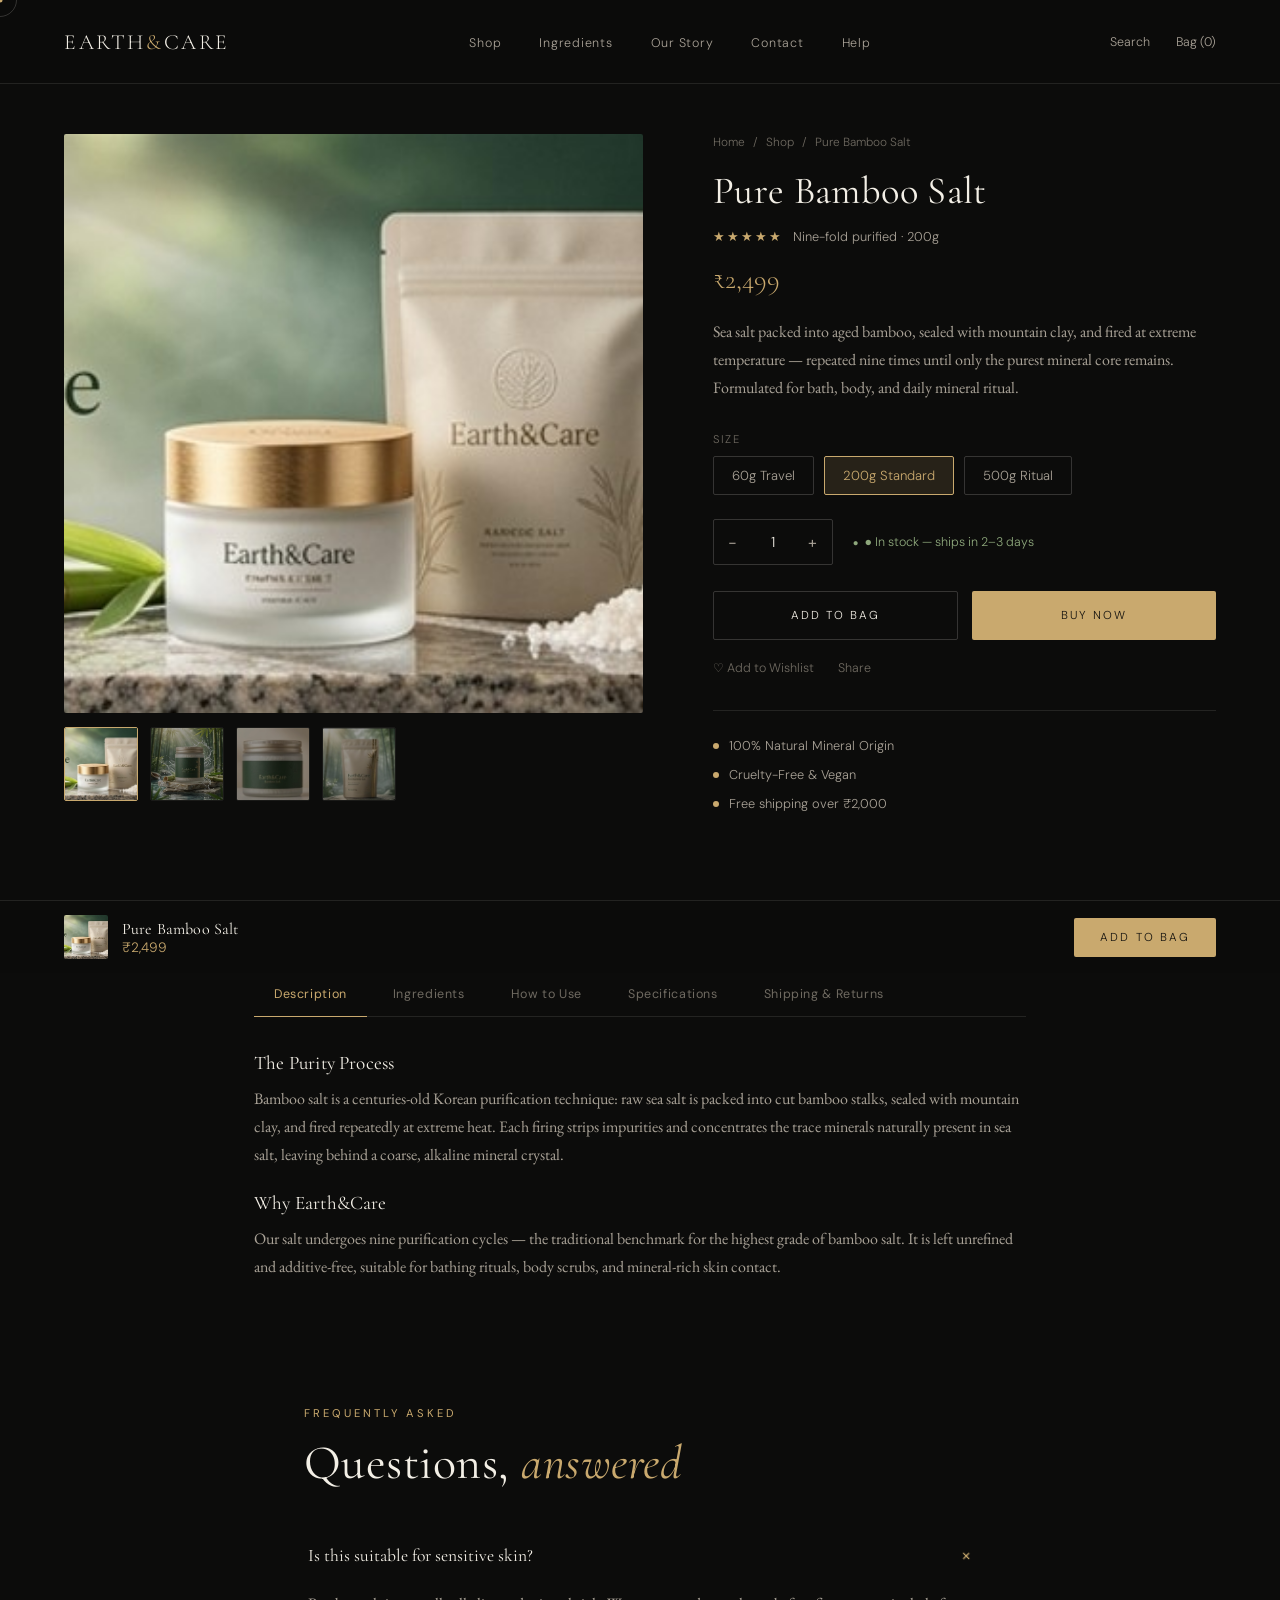
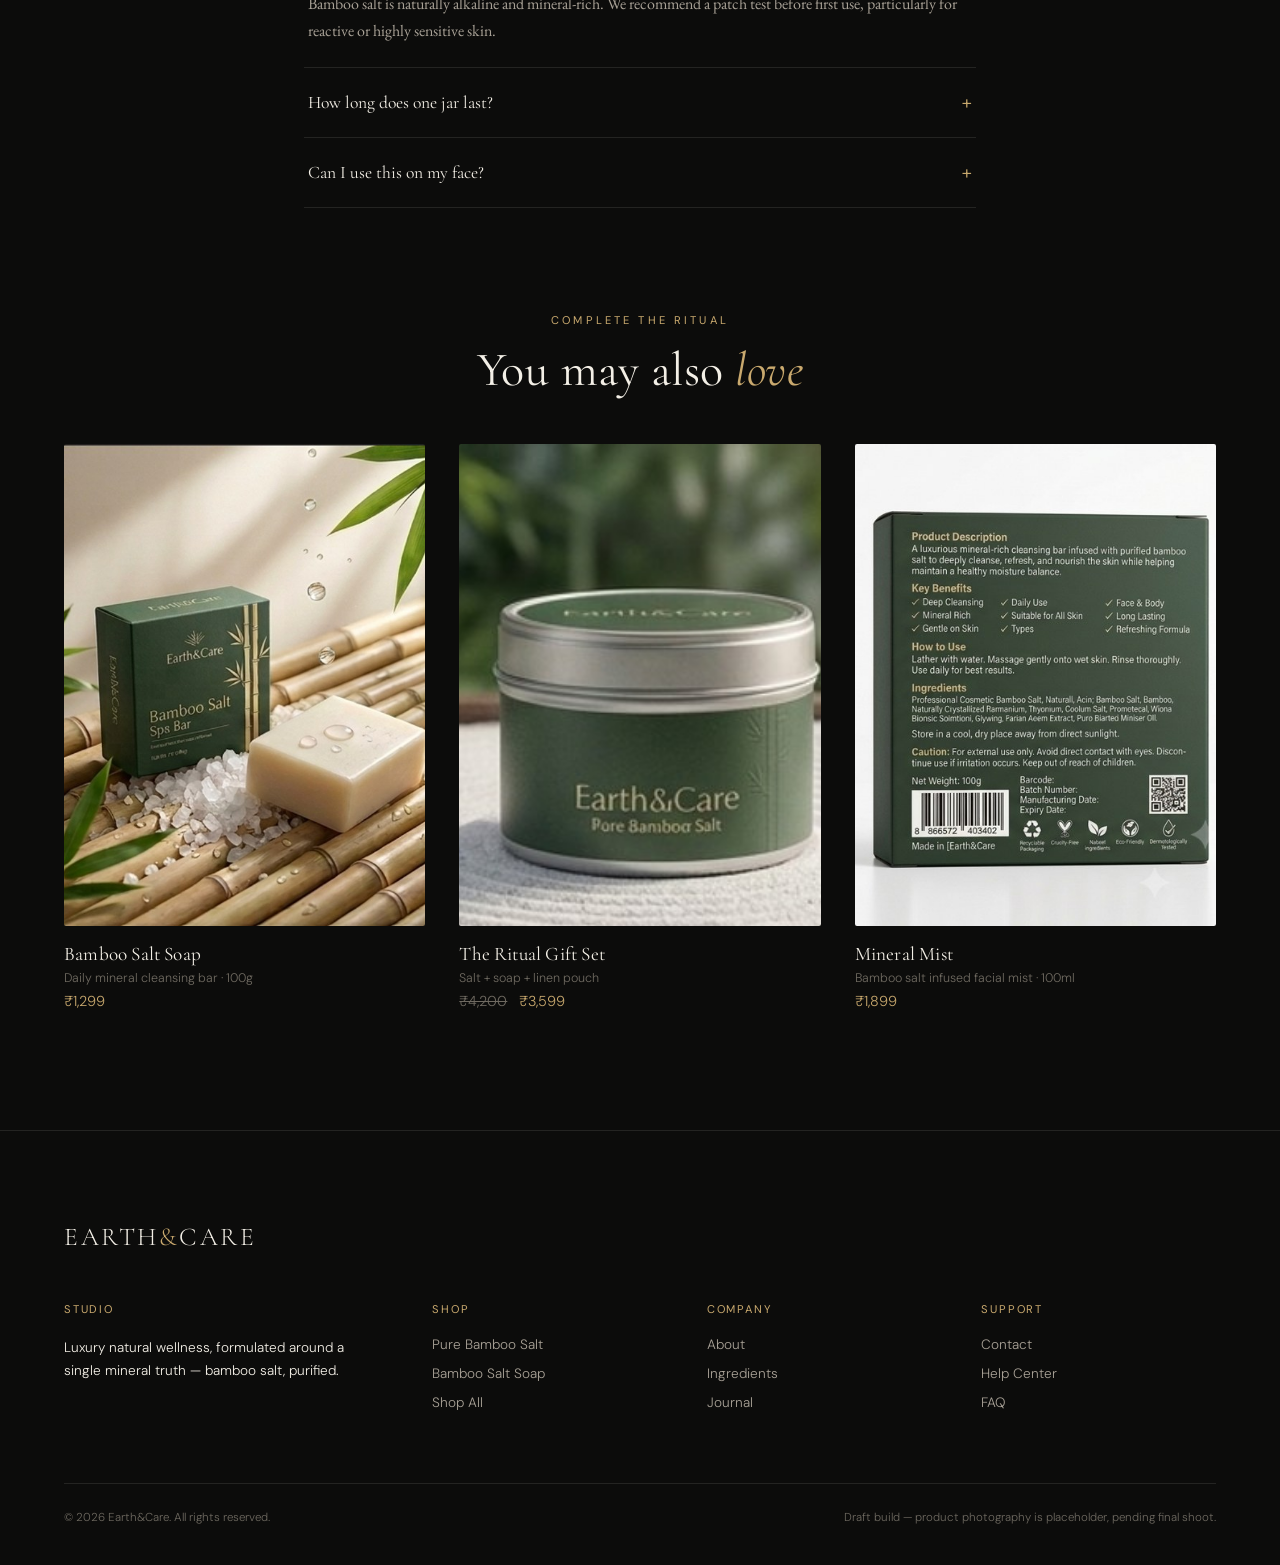
<file: product-pure-bamboo-salt.html>
<!DOCTYPE html>
<html lang="en">
<head>
<meta charset="UTF-8">
<meta name="viewport" content="width=device-width, initial-scale=1.0">
<title>Pure Bamboo Salt — Earth&amp;Care</title>
<link rel="canonical" href="https://REPLACE-WITH-YOUR-DOMAIN.com/product-pure-bamboo-salt.html">
<meta property="og:type" content="website">
<meta property="og:title" content="Pure Bamboo Salt — Earth&Care">
<meta property="og:description" content="Pure bamboo salt, roasted and mineral-rich.">
<meta property="og:url" content="https://REPLACE-WITH-YOUR-DOMAIN.com/product-pure-bamboo-salt.html">
<meta property="og:image" content="https://REPLACE-WITH-YOUR-DOMAIN.com/images/hero-product-01.jpg">
<meta name="twitter:card" content="summary_large_image">
<link rel="icon" type="image/png" sizes="32x32" href="/favicon-32.png">
<link rel="icon" type="image/png" sizes="16x16" href="/favicon-16.png">
<link rel="apple-touch-icon" sizes="180x180" href="/favicon-180.png">
<link rel="preconnect" href="https://fonts.googleapis.com">
<link href="https://fonts.googleapis.com/css2?family=Cormorant+Garamond:ital,wght@0,300;0,400;0,500;1,400&family=EB+Garamond:wght@400;500&family=DM+Sans:wght@300;400;500&display=swap" rel="stylesheet">
<link rel="stylesheet" href="earthcare.css">
</head>
<body>

<div id="loader"><div class="loader-mark">EARTH&amp;CARE</div></div>
<div class="cursor-dot"></div>
<div class="cursor-ring"></div>

<nav id="nav" class="scrolled">
  <a href="index.html" class="logo">EARTH<span>&amp;</span>CARE</a>
  <ul class="nav-links">
    <li><a href="shop.html">Shop</a></li>
    <li><a href="index.html#ingredient">Ingredients</a></li>
    <li><a href="about.html">Our Story</a></li>
    <li><a href="contact.html">Contact</a></li>
    <li><a href="help.html">Help</a></li>
  </ul>
  <div class="nav-icons">
    <a href="#" data-cursor>Search</a>
    <a href="#" data-cursor>Bag (0)</a>
  </div>
</nav>

<div class="pdp-layout">
  <div class="pdp-gallery">
    <div class="pdp-main-img">
      <img id="mainImg" src="images/hero-product-01.jpg" alt="Pure Bamboo Salt">
    </div>
    <div class="pdp-thumbs">
      <button class="active" onclick="swapImg(this,'images/hero-product-01.jpg')"><img src="images/hero-product-01.jpg" alt=""></button>
      <button onclick="swapImg(this,'images/crystal-macro-01.jpg')"><img src="images/crystal-macro-01.jpg" alt=""></button>
      <button onclick="swapImg(this,'images/collage-01-cell2.jpg')"><img src="images/collage-01-cell2.jpg" alt=""></button>
      <button onclick="swapImg(this,'images/collage-02-cell1.jpg')"><img src="images/collage-02-cell1.jpg" alt=""></button>
    </div>
  </div>

  <div class="pdp-info">
    <div class="breadcrumb"><a href="index.html">Home</a><span>/</span><a href="shop.html">Shop</a><span>/</span>Pure Bamboo Salt</div>
    <h1>Pure Bamboo Salt</h1>
    <div class="pdp-rating"><span class="stars">★★★★★</span><span>Nine-fold purified · 200g</span></div>
    <div class="pdp-price">₹2,499</div>
    <p class="pdp-desc">Sea salt packed into aged bamboo, sealed with mountain clay, and fired at extreme temperature — repeated nine times until only the purest mineral core remains. Formulated for bath, body, and daily mineral ritual.</p>

    <div class="variant-group">
      <label>Size</label>
      <div class="variant-options">
        <div class="variant-opt" onclick="selVariant(this)">60g Travel</div>
        <div class="variant-opt active" onclick="selVariant(this)">200g Standard</div>
        <div class="variant-opt" onclick="selVariant(this)">500g Ritual</div>
      </div>
    </div>

    <div class="qty-row">
      <div class="qty-stepper">
        <button onclick="stepQty(-1)">−</button>
        <span id="qtyVal">1</span>
        <button onclick="stepQty(1)">+</button>
      </div>
      <span class="stock-note">● In stock — ships in 2–3 days</span>
    </div>

    <div class="pdp-ctas">
      <a href="#" class="btn btn-line" data-cursor onclick="return addToCart(this)">Add to Bag</a>
      <a href="#" class="btn btn-gold" data-cursor>Buy Now</a>
    </div>
    <div class="pdp-secondary-links">
      <a href="#" data-cursor>♡ Add to Wishlist</a>
      <a href="#" data-cursor>Share</a>
    </div>

    <div class="trust-mini">
      <div><span class="dot"></span>100% Natural Mineral Origin</div>
      <div><span class="dot"></span>Cruelty-Free &amp; Vegan</div>
      <div><span class="dot"></span>Free shipping over ₹2,000</div>
    </div>
  </div>
</div>

<section class="pdp-tabs">
  <div class="tab-nav">
    <button class="tab-btn active" onclick="showTab(this,'desc')">Description</button>
    <button class="tab-btn" onclick="showTab(this,'ing')">Ingredients</button>
    <button class="tab-btn" onclick="showTab(this,'use')">How to Use</button>
    <button class="tab-btn" onclick="showTab(this,'spec')">Specifications</button>
    <button class="tab-btn" onclick="showTab(this,'ship')">Shipping &amp; Returns</button>
  </div>

  <div class="tab-panel active" id="tab-desc">
    <h4>The Purity Process</h4>
    <p>Bamboo salt is a centuries-old Korean purification technique: raw sea salt is packed into cut bamboo stalks, sealed with mountain clay, and fired repeatedly at extreme heat. Each firing strips impurities and concentrates the trace minerals naturally present in sea salt, leaving behind a coarse, alkaline mineral crystal.</p>
    <h4>Why Earth&amp;Care</h4>
    <p>Our salt undergoes nine purification cycles — the traditional benchmark for the highest grade of bamboo salt. It is left unrefined and additive-free, suitable for bathing rituals, body scrubs, and mineral-rich skin contact.</p>
  </div>

  <div class="tab-panel" id="tab-ing">
    <h4>Full Ingredient List</h4>
    <p>Bamboo-purified sea salt (Sodium Chloride, naturally occurring trace minerals including potassium, magnesium, and calcium).</p>
    <div class="ingredient-list-note">Placeholder listing — pending lab-verified INCI documentation from the formulator. Do not publish this product page until the ingredient panel is confirmed against your actual formulation and Indian cosmetic labeling requirements.</div>
  </div>

  <div class="tab-panel" id="tab-use">
    <h4>Bath Ritual</h4>
    <p>Dissolve 2–3 tablespoons in warm bathwater. Soak for 15–20 minutes to allow full mineral absorption.</p>
    <h4>Body Scrub</h4>
    <p>Mix with a small amount of oil to form a paste. Massage in circular motions on damp skin, then rinse thoroughly.</p>
  </div>

  <div class="tab-panel" id="tab-spec">
    <ul>
      <li>Net Weight: 200g (also available 60g / 500g)</li>
      <li>Origin: Purified in small batches</li>
      <li>Shelf Life: 36 months unopened</li>
      <li>Storage: Cool, dry place away from direct sunlight</li>
    </ul>
  </div>

  <div class="tab-panel" id="tab-ship">
    <p>Free shipping on orders over ₹2,000 within India. Standard delivery in 3–5 business days. 15-day return window on unopened products.</p>
  </div>
</section>

<section style="padding:80px 5vw;max-width:800px;margin:0 auto;">
  <div class="section-head reveal in" style="margin-bottom:30px;">
    <span class="eyebrow">Frequently Asked</span>
    <h2 class="title">Questions, <em>answered</em></h2>
  </div>
  <div class="faq-item open">
    <button class="faq-q" onclick="toggleFaq(this)"><span>Is this suitable for sensitive skin?</span><span class="plus">+</span></button>
    <div class="faq-a" style="max-height:120px;"><p>Bamboo salt is naturally alkaline and mineral-rich. We recommend a patch test before first use, particularly for reactive or highly sensitive skin.</p></div>
  </div>
  <div class="faq-item">
    <button class="faq-q" onclick="toggleFaq(this)"><span>How long does one jar last?</span><span class="plus">+</span></button>
    <div class="faq-a"><p>With regular bath ritual use (2–3 times weekly), a 200g jar lasts approximately 6–8 weeks.</p></div>
  </div>
  <div class="faq-item">
    <button class="faq-q" onclick="toggleFaq(this)"><span>Can I use this on my face?</span><span class="plus">+</span></button>
    <div class="faq-a"><p>The salt crystal is formulated for body use. For facial application, we recommend the Bamboo Salt Soap, which is milled fine enough for daily facial cleansing.</p></div>
  </div>
</section>

<div class="related-head">
  <span class="eyebrow">Complete the Ritual</span>
  <h2 class="title">You may also <em>love</em></h2>
</div>
<div class="product-grid" style="padding:0 5vw 120px;">
  <div class="product-card reveal in">
    <div class="product-media">
      <img src="images/spa-scene-01.jpg" alt="Bamboo Salt Soap">
      <a href="#" class="quick-add" data-cursor>Quick View</a>
    </div>
    <h4>Bamboo Salt Soap</h4>
    <p class="p-desc">Daily mineral cleansing bar · 100g</p>
    <p class="price">₹1,299</p>
  </div>
  <div class="product-card reveal in">
    <div class="product-media">
      <img src="images/collage-01-cell6.jpg" alt="Ritual Gift Set">
      <a href="#" class="quick-add" data-cursor>Quick View</a>
    </div>
    <h4>The Ritual Gift Set</h4>
    <p class="p-desc">Salt + soap + linen pouch</p>
    <p class="price"><s>₹4,200</s> ₹3,599</p>
  </div>
  <div class="product-card reveal in">
    <div class="product-media">
      <img src="images/droplet-macro-01.jpg" alt="Mineral Mist">
      <a href="#" class="quick-add" data-cursor>Quick View</a>
    </div>
    <h4>Mineral Mist</h4>
    <p class="p-desc">Bamboo salt infused facial mist · 100ml</p>
    <p class="price">₹1,899</p>
  </div>
</div>

<footer>
  <div class="footer-brand">EARTH<span>&amp;</span>CARE</div>
  <div class="footer-grid">
    <div class="footer-col">
      <h5>Studio</h5>
      <p style="color:var(--text-sub);max-width:280px;line-height:1.7;font-family:'DM Sans',sans-serif;font-size:0.85rem;">Luxury natural wellness, formulated around a single mineral truth — bamboo salt, purified.</p>
    </div>
    <div class="footer-col">
      <h5>Shop</h5>
      <a href="product-pure-bamboo-salt.html">Pure Bamboo Salt</a>
      <a href="product-bamboo-salt-soap.html">Bamboo Salt Soap</a>
      <a href="shop.html">Shop All</a>
    </div>
    <div class="footer-col">
      <h5>Company</h5>
      <a href="about.html">About</a>
      <a href="index.html#ingredient">Ingredients</a>
      <a href="#">Journal</a>
    </div>
    <div class="footer-col">
      <h5>Support</h5>
      <a href="contact.html">Contact</a>
      <a href="help.html">Help Center</a>
      <a href="help.html">FAQ</a>
    </div>
  </div>
  <div class="footer-bottom">
    <span>© 2026 Earth&amp;Care. All rights reserved.</span>
    <span>Draft build — product photography is placeholder, pending final shoot.</span>
  </div>
</footer>

<div class="sticky-atc" id="stickyAtc">
  <div class="s-info">
    <img src="images/hero-product-01.jpg" alt="">
    <div><h6>Pure Bamboo Salt</h6><div class="s-price">₹2,499</div></div>
  </div>
  <a href="#" class="btn btn-gold" data-cursor onclick="return addToCart(this)">Add to Bag</a>
</div>

<script>
window.addEventListener('load',()=>{setTimeout(()=>document.getElementById('loader').classList.add('done'),700);});
const dot=document.querySelector('.cursor-dot'), ring=document.querySelector('.cursor-ring');
let mx=0,my=0,rx=0,ry=0;
window.addEventListener('mousemove',e=>{mx=e.clientX;my=e.clientY;dot.style.left=mx+'px';dot.style.top=my+'px';});
(function loop(){rx+=(mx-rx)*0.14;ry+=(my-ry)*0.14;ring.style.left=rx+'px';ring.style.top=ry+'px';requestAnimationFrame(loop);})();
document.querySelectorAll('a,button,[data-cursor]').forEach(el=>{
  el.addEventListener('mouseenter',()=>ring.classList.add('hover'));
  el.addEventListener('mouseleave',()=>ring.classList.remove('hover'));
});

function swapImg(btn,src){
  document.getElementById('mainImg').src=src;
  document.querySelectorAll('.pdp-thumbs button').forEach(b=>b.classList.remove('active'));
  btn.classList.add('active');
}
function selVariant(el){
  document.querySelectorAll('.variant-opt').forEach(o=>o.classList.remove('active'));
  el.classList.add('active');
}
let qty=1;
function stepQty(d){ qty=Math.max(1,qty+d); document.getElementById('qtyVal').textContent=qty; }
function addToCart(el){
  const original=el.textContent;
  el.textContent='Added ✓';
  setTimeout(()=>el.textContent=original,1400);
  return false;
}
function showTab(btn,id){
  document.querySelectorAll('.tab-btn').forEach(b=>b.classList.remove('active'));
  document.querySelectorAll('.tab-panel').forEach(p=>p.classList.remove('active'));
  btn.classList.add('active');
  document.getElementById('tab-'+id).classList.add('active');
}
function toggleFaq(btn){
  const item=btn.parentElement;
  const answer=item.querySelector('.faq-a');
  const isOpen=item.classList.contains('open');
  document.querySelectorAll('.faq-item').forEach(f=>{f.classList.remove('open'); f.querySelector('.faq-a').style.maxHeight=null;});
  if(!isOpen){ item.classList.add('open'); answer.style.maxHeight=answer.scrollHeight+'px'; }
}
// Sticky ATC visibility
const ctaRow=document.querySelector('.pdp-ctas');
const stickyBar=document.getElementById('stickyAtc');
const io2=new IntersectionObserver((entries)=>{
  entries.forEach(en=>{ stickyBar.classList.toggle('show', !en.isIntersecting && window.scrollY>400); });
},{threshold:0});
io2.observe(ctaRow);
</script>
</body>
</html>
</file>
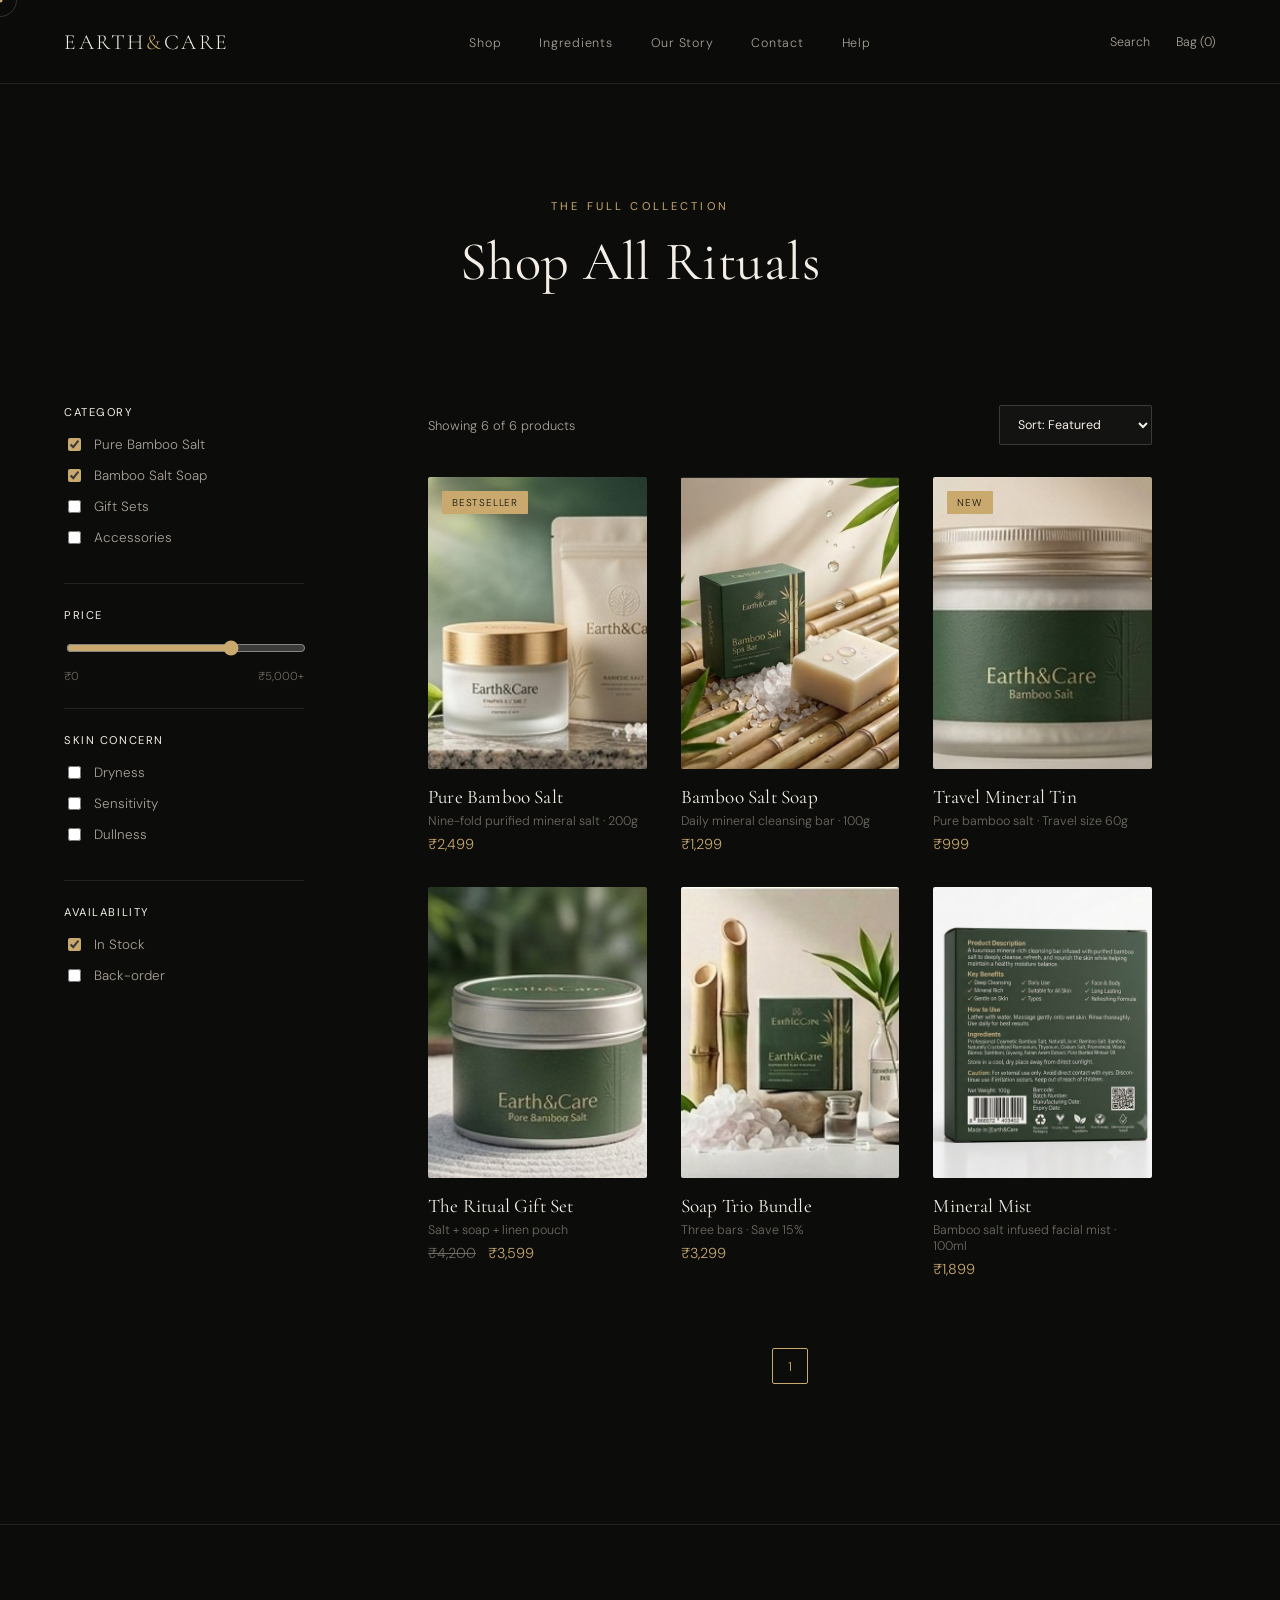
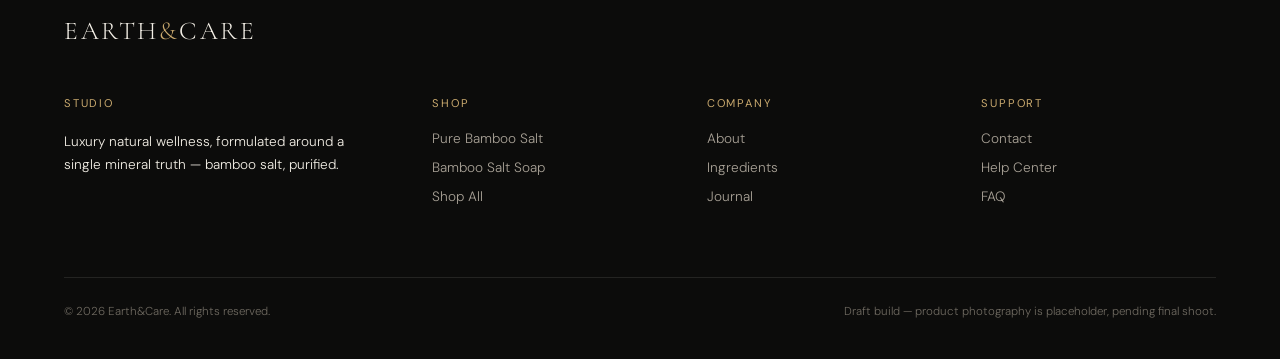
<file: shop.html>
<!DOCTYPE html>
<html lang="en">
<head>
<meta charset="UTF-8">
<meta name="viewport" content="width=device-width, initial-scale=1.0">
<title>Shop All — Earth&amp;Care</title>
<link rel="canonical" href="https://REPLACE-WITH-YOUR-DOMAIN.com/shop.html">
<meta property="og:type" content="website">
<meta property="og:title" content="Shop All — Earth&Care">
<meta property="og:description" content="Shop the full Earth&Care bamboo salt ritual collection.">
<meta property="og:url" content="https://REPLACE-WITH-YOUR-DOMAIN.com/shop.html">
<meta property="og:image" content="https://REPLACE-WITH-YOUR-DOMAIN.com/images/hero-product-01.jpg">
<meta name="twitter:card" content="summary_large_image">
<link rel="icon" type="image/png" sizes="32x32" href="/favicon-32.png">
<link rel="icon" type="image/png" sizes="16x16" href="/favicon-16.png">
<link rel="apple-touch-icon" sizes="180x180" href="/favicon-180.png">
<link rel="preconnect" href="https://fonts.googleapis.com">
<link href="https://fonts.googleapis.com/css2?family=Cormorant+Garamond:ital,wght@0,300;0,400;0,500;1,400&family=EB+Garamond:wght@400;500&family=DM+Sans:wght@300;400;500&display=swap" rel="stylesheet">
<link rel="stylesheet" href="earthcare.css">
</head>
<body>

<div id="loader"><div class="loader-mark">EARTH&amp;CARE</div></div>
<div class="cursor-dot"></div>
<div class="cursor-ring"></div>

<nav id="nav" class="scrolled">
  <a href="index.html" class="logo">EARTH<span>&amp;</span>CARE</a>
  <ul class="nav-links">
    <li><a href="shop.html">Shop</a></li>
    <li><a href="index.html#ingredient">Ingredients</a></li>
    <li><a href="about.html">Our Story</a></li>
    <li><a href="contact.html">Contact</a></li>
    <li><a href="help.html">Help</a></li>
  </ul>
  <div class="nav-icons">
    <a href="#" data-cursor>Search</a>
    <a href="#" data-cursor>Bag (0)</a>
  </div>
</nav>

<header class="page-header">
  <span class="eyebrow">The Full Collection</span>
  <h1>Shop All Rituals</h1>
</header>

<div class="shop-layout">
  <aside class="filters-col">
    <div class="filter-group">
      <h5>Category</h5>
      <label class="filter-option"><input type="checkbox" checked> Pure Bamboo Salt</label>
      <label class="filter-option"><input type="checkbox" checked> Bamboo Salt Soap</label>
      <label class="filter-option"><input type="checkbox"> Gift Sets</label>
      <label class="filter-option"><input type="checkbox"> Accessories</label>
    </div>
    <div class="filter-group">
      <h5>Price</h5>
      <input type="range" min="0" max="100" value="70" style="width:100%;accent-color:var(--gold);">
      <div class="price-range"><span>₹0</span><span>₹5,000+</span></div>
    </div>
    <div class="filter-group">
      <h5>Skin Concern</h5>
      <label class="filter-option"><input type="checkbox"> Dryness</label>
      <label class="filter-option"><input type="checkbox"> Sensitivity</label>
      <label class="filter-option"><input type="checkbox"> Dullness</label>
    </div>
    <div class="filter-group" style="border-bottom:none;">
      <h5>Availability</h5>
      <label class="filter-option"><input type="checkbox" checked> In Stock</label>
      <label class="filter-option"><input type="checkbox"> Back-order</label>
    </div>
  </aside>

  <div class="shop-main">
    <div class="shop-toolbar">
      <span class="shop-count">Showing 6 of 6 products</span>
      <select class="sort-select">
        <option>Sort: Featured</option>
        <option>Price: Low to High</option>
        <option>Price: High to Low</option>
        <option>Newest</option>
      </select>
    </div>

    <div class="product-grid">
      <div class="product-card reveal in">
        <div class="product-media">
          <span class="product-badge">Bestseller</span>
          <img src="images/hero-product-01.jpg" alt="Pure Bamboo Salt jar" loading="lazy">
          <a href="product-pure-bamboo-salt.html" class="quick-add" data-cursor>Quick View</a>
        </div>
        <h4>Pure Bamboo Salt</h4>
        <p class="p-desc">Nine-fold purified mineral salt · 200g</p>
        <p class="price">₹2,499</p>
      </div>

      <div class="product-card reveal in">
        <div class="product-media">
          <img src="images/spa-scene-01.jpg" alt="Bamboo Salt Soap" loading="lazy">
          <a href="#" class="quick-add" data-cursor>Quick View</a>
        </div>
        <h4>Bamboo Salt Soap</h4>
        <p class="p-desc">Daily mineral cleansing bar · 100g</p>
        <p class="price">₹1,299</p>
      </div>

      <div class="product-card reveal in">
        <div class="product-media">
          <span class="product-badge">New</span>
          <img src="images/collage-01-cell2.jpg" alt="Bamboo Salt Travel Tin" loading="lazy">
          <a href="#" class="quick-add" data-cursor>Quick View</a>
        </div>
        <h4>Travel Mineral Tin</h4>
        <p class="p-desc">Pure bamboo salt · Travel size 60g</p>
        <p class="price">₹999</p>
      </div>

      <div class="product-card reveal in">
        <div class="product-media">
          <img src="images/collage-01-cell6.jpg" alt="Spa gift collection" loading="lazy">
          <a href="#" class="quick-add" data-cursor>Quick View</a>
        </div>
        <h4>The Ritual Gift Set</h4>
        <p class="p-desc">Salt + soap + linen pouch</p>
        <p class="price"><s>₹4,200</s> ₹3,599</p>
      </div>

      <div class="product-card reveal in">
        <div class="product-media">
          <img src="images/collage-03-cell1.jpg" alt="Bamboo Salt Soap trio" loading="lazy">
          <a href="#" class="quick-add" data-cursor>Quick View</a>
        </div>
        <h4>Soap Trio Bundle</h4>
        <p class="p-desc">Three bars · Save 15%</p>
        <p class="price">₹3,299</p>
      </div>

      <div class="product-card reveal in">
        <div class="product-media">
          <img src="images/droplet-macro-01.jpg" alt="Mineral face mist" loading="lazy">
          <a href="#" class="quick-add" data-cursor>Quick View</a>
        </div>
        <h4>Mineral Mist</h4>
        <p class="p-desc">Bamboo salt infused facial mist · 100ml</p>
        <p class="price">₹1,899</p>
      </div>
    </div>

    <div class="pagination">
      <a href="#" class="active">1</a>
    </div>
  </div>
</div>

<footer>
  <div class="footer-brand">EARTH<span>&amp;</span>CARE</div>
  <div class="footer-grid">
    <div class="footer-col">
      <h5>Studio</h5>
      <p style="color:var(--text-sub);max-width:280px;line-height:1.7;font-family:'DM Sans',sans-serif;font-size:0.85rem;">Luxury natural wellness, formulated around a single mineral truth — bamboo salt, purified.</p>
    </div>
    <div class="footer-col">
      <h5>Shop</h5>
      <a href="product-pure-bamboo-salt.html">Pure Bamboo Salt</a>
      <a href="product-bamboo-salt-soap.html">Bamboo Salt Soap</a>
      <a href="shop.html">Shop All</a>
    </div>
    <div class="footer-col">
      <h5>Company</h5>
      <a href="about.html">About</a>
      <a href="index.html#ingredient">Ingredients</a>
      <a href="#">Journal</a>
    </div>
    <div class="footer-col">
      <h5>Support</h5>
      <a href="contact.html">Contact</a>
      <a href="help.html">Help Center</a>
      <a href="help.html">FAQ</a>
    </div>
  </div>
  <div class="footer-bottom">
    <span>© 2026 Earth&amp;Care. All rights reserved.</span>
    <span>Draft build — product photography is placeholder, pending final shoot.</span>
  </div>
</footer>

<script>
window.addEventListener('load',()=>{setTimeout(()=>document.getElementById('loader').classList.add('done'),700);});
const dot=document.querySelector('.cursor-dot'), ring=document.querySelector('.cursor-ring');
let mx=0,my=0,rx=0,ry=0;
window.addEventListener('mousemove',e=>{mx=e.clientX;my=e.clientY;dot.style.left=mx+'px';dot.style.top=my+'px';});
(function loop(){rx+=(mx-rx)*0.14;ry+=(my-ry)*0.14;ring.style.left=rx+'px';ring.style.top=ry+'px';requestAnimationFrame(loop);})();
document.querySelectorAll('a,button,[data-cursor]').forEach(el=>{
  el.addEventListener('mouseenter',()=>ring.classList.add('hover'));
  el.addEventListener('mouseleave',()=>ring.classList.remove('hover'));
});
</script>
</body>
</html>
</file>
<file: earthcare.css>
/* ==========================================================================
   EARTH&CARE — Shopify Theme Stylesheet
   Quiet-luxury mineral ritual aesthetic: near-black ground, warm gold accent,
   Cormorant Garamond display over DM Sans body.
   ========================================================================== */

:root{
  --bg:#0c0c0b;
  --bg-elev:#131311;
  --bg-card:#171613;
  --ink:#f3efe6;
  --ink-sub:#a8a196;
  --ink-faint:#6f6a61;
  --gold:#c9a96e;
  --gold-bright:#e0c28d;
  --gold-soft:rgba(201,169,110,.14);
  --line:rgba(243,239,230,.1);
  --line-strong:rgba(243,239,230,.18);
  --err:#c96e6e;
  --ok:#8ea87c;
  --radius:2px;
  --font-display:'Cormorant Garamond',Georgia,serif;
  --font-serif:'EB Garamond',Georgia,serif;
  --font-body:'DM Sans',-apple-system,BlinkMacSystemFont,sans-serif;
  --container:1280px;
  --nav-h:84px;
}

*,*::before,*::after{box-sizing:border-box;}
html{scroll-behavior:smooth;}
body{
  margin:0;background:var(--bg);color:var(--ink);
  font-family:var(--font-body);font-weight:300;
  -webkit-font-smoothing:antialiased;text-rendering:optimizeLegibility;
  overflow-x:hidden;
}
img{max-width:100%;display:block;}
a{color:inherit;text-decoration:none;}
button{font-family:inherit;background:none;border:none;color:inherit;cursor:pointer;}
input,select,textarea{font-family:inherit;color:inherit;}
::selection{background:var(--gold);color:#111;}
a:focus-visible,button:focus-visible,input:focus-visible,select:focus-visible,textarea:focus-visible{
  outline:1px solid var(--gold);outline-offset:3px;
}
h1,h2,h3,h4,h5,h6{margin:0;font-weight:400;letter-spacing:.01em;}
p{margin:0;}
.visually-hidden{position:absolute!important;width:1px;height:1px;padding:0;margin:-1px;overflow:hidden;clip:rect(0,0,0,0);white-space:nowrap;border:0;}

.eyebrow{
  display:inline-block;font-family:var(--font-body);font-size:.7rem;letter-spacing:.28em;
  text-transform:uppercase;color:var(--gold);margin-bottom:16px;font-weight:400;
}
.title{font-family:var(--font-display);font-size:clamp(2rem,4vw,3rem);font-weight:400;line-height:1.15;color:var(--ink);}
.title em{font-style:italic;color:var(--gold);}
.lede{font-family:var(--font-serif);font-size:1.05rem;line-height:1.75;color:var(--ink-sub);max-width:640px;}
.section-head{max-width:640px;margin-bottom:56px;}
.wrap{max-width:var(--container);margin:0 auto;padding:0 5vw;}

/* ---------- Buttons ---------- */
.btn{
  display:inline-flex;align-items:center;justify-content:center;gap:8px;
  padding:16px 34px;font-family:var(--font-body);font-size:.72rem;letter-spacing:.18em;
  text-transform:uppercase;border-radius:var(--radius);transition:all .35s cubic-bezier(.4,0,.2,1);
  cursor:pointer;white-space:nowrap;
}
.btn-gold{background:var(--gold);color:#161410;}
.btn-gold:hover{background:var(--gold-bright);transform:translateY(-1px);}
.btn-line{border:1px solid var(--line-strong);color:var(--ink);background:transparent;}
.btn-line:hover{border-color:var(--gold);color:var(--gold);}
.btn:disabled{opacity:.4;cursor:not-allowed;transform:none;}
.btn-full{width:100%;}

/* ---------- Loader ---------- */
#loader{position:fixed;inset:0;z-index:9999;background:var(--bg);display:flex;align-items:center;justify-content:center;transition:opacity .7s ease,visibility .7s ease;}
#loader.done{opacity:0;visibility:hidden;pointer-events:none;}
.loader-mark{font-family:var(--font-display);font-size:1.1rem;letter-spacing:.4em;color:var(--gold);}

/* ---------- Cursor (desktop only) ---------- */
.cursor-dot,.cursor-ring{position:fixed;top:0;left:0;pointer-events:none;z-index:9998;border-radius:50%;transform:translate(-50%,-50%);}
.cursor-dot{width:5px;height:5px;background:var(--gold);}
.cursor-ring{width:34px;height:34px;border:1px solid var(--line-strong);transition:width .25s,height .25s,border-color .25s;}
.cursor-ring.hover{width:54px;height:54px;border-color:var(--gold);}
@media (hover:none),(pointer:coarse){.cursor-dot,.cursor-ring{display:none;}}

/* ---------- Announcement bar ---------- */
.announce-bar{background:var(--gold);color:#161410;text-align:center;font-size:.72rem;letter-spacing:.1em;padding:9px 16px;font-family:var(--font-body);}

/* ---------- Nav ---------- */
#nav{
  position:sticky;top:0;z-index:500;display:flex;align-items:center;justify-content:space-between;
  padding:0 5vw;height:var(--nav-h);background:transparent;border-bottom:1px solid transparent;
  transition:background .4s ease,border-color .4s ease;
}
#nav.scrolled{background:rgba(12,12,11,.88);backdrop-filter:blur(10px);border-color:var(--line);}
.logo{font-family:var(--font-display);font-size:1.35rem;letter-spacing:.12em;}
.logo span{color:var(--gold);}
.nav-links{list-style:none;display:flex;gap:38px;margin:0;padding:0;}
.nav-links a{font-size:.78rem;letter-spacing:.06em;color:var(--ink-sub);transition:color .25s;}
.nav-links a:hover,.nav-links a.active{color:var(--gold);}
.nav-icons{display:flex;align-items:center;gap:26px;}
.nav-icons button,.nav-icons a{display:flex;align-items:center;gap:6px;font-size:.78rem;color:var(--ink-sub);position:relative;}
.nav-icons svg{width:17px;height:17px;stroke:currentColor;}
.nav-icons button:hover,.nav-icons a:hover{color:var(--gold);}
.cart-count{position:absolute;top:-8px;right:-10px;background:var(--gold);color:#161410;font-size:.6rem;width:16px;height:16px;border-radius:50%;display:flex;align-items:center;justify-content:center;font-weight:600;}
.nav-burger{display:none;background:none;border:none;color:var(--ink);}
.mobile-nav{display:none;}
@media (max-width:860px){
  .nav-links{display:none;}
  .nav-burger{display:block;}
  .nav-icons a[data-search-toggle]{display:none;}
}

/* ---------- Mobile nav ---------- */
body.nav-open-lock{overflow:hidden;}
.mobile-nav{position:fixed;inset:0;top:var(--nav-h);z-index:600;background:var(--bg);transform:translateY(-8px);opacity:0;pointer-events:none;transition:opacity .3s,transform .3s;overflow-y:auto;}
.mobile-nav.open{opacity:1;pointer-events:auto;transform:translateY(0);display:block;}
.mobile-nav-inner{display:flex;flex-direction:column;padding:20px 6vw 60px;}
.mobile-nav-inner a{padding:18px 0;border-bottom:1px solid var(--line);font-family:var(--font-display);font-size:1.3rem;color:var(--ink);}
.nav-icon-label{display:none;}
.cart-drawer-line-noimg{width:72px;height:72px;background:var(--bg-card);border-radius:var(--radius);}

/* ---------- Predictive search ---------- */
.search-panel{position:fixed;inset:0;z-index:900;background:rgba(12,12,11,.97);backdrop-filter:blur(6px);opacity:0;pointer-events:none;transition:opacity .3s ease;display:flex;align-items:flex-start;justify-content:center;padding-top:12vh;}
.search-panel.open{opacity:1;pointer-events:auto;}
.search-panel form{width:min(640px,90vw);}
.search-panel input{width:100%;background:transparent;border:none;border-bottom:1px solid var(--line-strong);color:var(--ink);font-family:var(--font-display);font-size:2rem;padding:12px 0;}
.search-panel input:focus{outline:none;border-color:var(--gold);}
.search-panel .search-close{position:absolute;top:34px;right:5vw;color:var(--ink-sub);font-size:.75rem;letter-spacing:.1em;}
.search-results{margin-top:26px;display:grid;gap:14px;}
.search-results a{display:flex;justify-content:space-between;color:var(--ink-sub);font-size:.9rem;padding:8px 0;border-bottom:1px solid var(--line);}
.search-results a:hover{color:var(--gold);}

/* ---------- Hero ---------- */
.hero{position:relative;min-height:92vh;display:flex;align-items:center;justify-content:center;text-align:center;overflow:hidden;padding:0 5vw;}
#particle-canvas{position:absolute;inset:0;width:100%;height:100%;}
.hero-noise{position:absolute;inset:0;background:radial-gradient(ellipse at 50% 30%,rgba(201,169,110,.08),transparent 60%);}
.hero-inner{position:relative;z-index:2;max-width:760px;}
.hero-eyebrow{display:inline-block;font-size:.72rem;letter-spacing:.28em;text-transform:uppercase;color:var(--gold);margin-bottom:26px;}
.hero h1{font-family:var(--font-display);font-weight:300;font-size:clamp(2.6rem,7vw,5.4rem);line-height:1.06;overflow:hidden;}
.hero h1 .line{display:block;overflow:hidden;}
.hero h1 .line span{display:block;transform:translateY(110%);animation:riseLine .9s cubic-bezier(.16,1,.3,1) forwards;}
.hero h1 .line:nth-child(2) span{animation-delay:.12s;}
@keyframes riseLine{to{transform:translateY(0);}}
.hero .sub{margin:26px auto 0;max-width:520px;font-family:var(--font-serif);font-size:1.08rem;line-height:1.7;color:var(--ink-sub);}
.hero .cta-row{margin-top:40px;display:flex;gap:16px;justify-content:center;flex-wrap:wrap;}
.scroll-hint{position:absolute;bottom:34px;left:50%;transform:translateX(-50%);display:flex;flex-direction:column;align-items:center;gap:10px;z-index:2;}
.scroll-hint span{font-size:.62rem;letter-spacing:.2em;color:var(--ink-faint);text-transform:uppercase;}
.line-drop{width:1px;height:38px;background:linear-gradient(var(--gold),transparent);animation:dropPulse 2s ease-in-out infinite;}
@keyframes dropPulse{0%,100%{opacity:.3;}50%{opacity:1;}}

/* ---------- Marquee ---------- */
.marquee-strip{border-top:1px solid var(--line);border-bottom:1px solid var(--line);overflow:hidden;padding:18px 0;background:var(--bg-elev);}
.marquee-track{display:flex;gap:60px;white-space:nowrap;width:max-content;animation:marquee 26s linear infinite;}
.marquee-track span{font-family:var(--font-display);font-style:italic;font-size:1.05rem;color:var(--ink-faint);}
@keyframes marquee{from{transform:translateX(0);}to{transform:translateX(-50%);}}

/* ---------- Spotlight grid (featured collection) ---------- */
.spotlight-grid{display:grid;grid-template-columns:1fr 1fr;gap:2px;background:var(--line);margin:0 5vw;}
.spot-card{position:relative;background:var(--bg-elev);padding:52px 44px;min-height:520px;display:flex;flex-direction:column;justify-content:flex-end;overflow:hidden;}
.spot-bg{position:absolute;inset:0;background-size:cover;background-position:center;opacity:.34;transition:transform .8s cubic-bezier(.16,1,.3,1),opacity .5s;}
.spot-card:hover .spot-bg{transform:scale(1.06);opacity:.5;}
.spot-card::after{content:'';position:absolute;inset:0;background:linear-gradient(0deg,var(--bg-elev) 6%,transparent 62%);}
.spot-tag,.spot-card h3,.spot-card p,.spot-link{position:relative;z-index:2;}
.spot-tag{font-size:.68rem;letter-spacing:.2em;text-transform:uppercase;color:var(--gold);margin-bottom:14px;}
.spot-card h3{font-family:var(--font-display);font-size:2rem;margin-bottom:14px;}
.spot-card p{font-family:var(--font-serif);color:var(--ink-sub);line-height:1.7;max-width:420px;margin-bottom:22px;}
.spot-link{font-size:.75rem;letter-spacing:.1em;color:var(--ink);border-bottom:1px solid var(--gold);padding-bottom:2px;display:inline-block;width:fit-content;}
.spot-link:hover{color:var(--gold);}
@media (max-width:760px){.spotlight-grid{grid-template-columns:1fr;margin:0 4vw;}.spot-card{min-height:400px;padding:38px 28px;}}

/* ---------- Ingredient / story split ---------- */
.ingredient-wrap{display:grid;grid-template-columns:.9fr 1fr;gap:80px;align-items:center;padding:130px 5vw;max-width:var(--container);margin:0 auto;}
.ingredient-media img{border-radius:var(--radius);aspect-ratio:4/5;object-fit:cover;width:100%;}
.stat-row{display:flex;gap:44px;margin-top:36px;}
.stat b{display:block;font-family:var(--font-display);font-size:2.1rem;color:var(--gold);}
.stat span{font-size:.7rem;letter-spacing:.06em;color:var(--ink-faint);text-transform:uppercase;}
@media (max-width:860px){.ingredient-wrap{grid-template-columns:1fr;gap:40px;padding:80px 6vw;}}

/* ---------- Quote ---------- */
.quote-section{text-align:center;padding:110px 8vw;max-width:900px;margin:0 auto;}
.quote-section blockquote{font-family:var(--font-display);font-style:italic;font-size:clamp(1.5rem,3vw,2.4rem);line-height:1.5;color:var(--ink);margin:0;}
.quote-section cite{display:block;margin-top:24px;font-size:.72rem;letter-spacing:.16em;text-transform:uppercase;color:var(--gold);font-style:normal;}

/* ---------- Lifestyle banner ---------- */
.lifestyle{position:relative;height:64vh;min-height:420px;margin:0 5vw;overflow:hidden;border-radius:var(--radius);}
.lifestyle img{width:100%;height:100%;object-fit:cover;}
.lifestyle-caption{position:absolute;bottom:0;left:0;padding:44px;background:linear-gradient(0deg,rgba(12,12,11,.75),transparent);width:100%;}
.lifestyle-caption h3{font-family:var(--font-display);font-size:1.8rem;}

/* ---------- Ritual steps ---------- */
.ritual-grid{display:grid;grid-template-columns:repeat(3,1fr);gap:2px;background:var(--line);margin:0 5vw;}
.ritual-card{background:var(--bg);padding:52px 40px;}
.ritual-num{font-family:var(--font-display);font-style:italic;font-size:1.4rem;color:var(--gold);margin-bottom:18px;}
.ritual-card h4{font-family:var(--font-display);font-size:1.5rem;margin-bottom:12px;}
.ritual-card p{font-family:var(--font-serif);color:var(--ink-sub);line-height:1.7;font-size:.96rem;}
@media (max-width:760px){.ritual-grid{grid-template-columns:1fr;margin:0 4vw;}}

/* ---------- Trust strip ---------- */
.trust-strip{display:flex;flex-wrap:wrap;justify-content:center;gap:44px;padding:60px 5vw;border-top:1px solid var(--line);border-bottom:1px solid var(--line);}
.trust-item{display:flex;align-items:center;gap:10px;}
.trust-item .dot{width:6px;height:6px;border-radius:50%;background:var(--gold);}
.trust-item p{font-size:.78rem;letter-spacing:.03em;color:var(--ink-sub);}

/* ---------- Newsletter ---------- */
.newsletter{text-align:center;padding:130px 6vw;}
.news-form{display:flex;gap:0;max-width:440px;margin:34px auto 0;border-bottom:1px solid var(--line-strong);}
.news-form input{flex:1;background:transparent;border:none;padding:14px 4px;color:var(--ink);font-size:.9rem;}
.news-form input::placeholder{color:var(--ink-faint);}
.news-form input:focus{outline:none;}
.news-form button{color:var(--gold);font-size:.78rem;letter-spacing:.08em;padding:14px 6px;white-space:nowrap;}
.news-form button:hover{color:var(--gold-bright);}
.form-msg{margin-top:14px;font-size:.78rem;color:var(--ink-sub);}
.form-msg.success{color:var(--ok);}
.form-msg.error{color:var(--err);}

/* ---------- Footer ---------- */
footer{border-top:1px solid var(--line);padding:90px 5vw 40px;}
.footer-brand{font-family:var(--font-display);font-size:1.6rem;letter-spacing:.1em;margin-bottom:50px;}
.footer-brand span{color:var(--gold);}
.footer-grid{display:grid;grid-template-columns:1.4fr 1fr 1fr 1fr;gap:40px;padding-bottom:60px;}
.footer-col h5{font-size:.7rem;letter-spacing:.16em;text-transform:uppercase;color:var(--gold);margin-bottom:20px;}
.footer-col a{display:block;color:var(--ink-sub);font-size:.85rem;margin-bottom:12px;transition:color .2s;}
.footer-col a:hover{color:var(--gold);}
.footer-bottom{display:flex;justify-content:space-between;flex-wrap:wrap;gap:10px;padding-top:26px;border-top:1px solid var(--line);font-size:.72rem;color:var(--ink-faint);}
.footer-social{display:flex;gap:16px;margin-top:6px;}
.footer-social a{color:var(--ink-sub);}
.footer-social a:hover{color:var(--gold);}
.payment-icons{display:flex;gap:8px;margin-top:16px;opacity:.6;font-size:.68rem;letter-spacing:.05em;color:var(--ink-faint);}
@media (max-width:860px){.footer-grid{grid-template-columns:1fr 1fr;}}

/* ---------- Reveal on scroll ---------- */
.reveal{opacity:0;transform:translateY(28px);transition:opacity .8s cubic-bezier(.16,1,.3,1),transform .8s cubic-bezier(.16,1,.3,1);}
.reveal.in{opacity:1;transform:translateY(0);}
@media (prefers-reduced-motion:reduce){.reveal{opacity:1;transform:none;transition:none;}.hero h1 .line span{animation:none;transform:none;}}

/* ---------- Page header ---------- */
.page-header{text-align:center;padding:110px 6vw 50px;}
.page-header h1{font-family:var(--font-display);font-size:clamp(2.2rem,5vw,3.4rem);}

/* ---------- Shop / collection ---------- */
.shop-layout{display:grid;grid-template-columns:240px 1fr;gap:60px;padding:60px 5vw 140px;max-width:var(--container);margin:0 auto;}
.filters-col{position:sticky;top:calc(var(--nav-h) + 24px);align-self:start;}
.filter-group{border-bottom:1px solid var(--line);padding-bottom:24px;margin-bottom:24px;}
.filter-group h5{font-size:.7rem;letter-spacing:.14em;text-transform:uppercase;color:var(--ink);margin-bottom:16px;}
.filter-option{display:flex;align-items:center;gap:10px;font-size:.84rem;color:var(--ink-sub);margin-bottom:12px;cursor:pointer;}
.filter-option input{accent-color:var(--gold);}
.price-range{display:flex;justify-content:space-between;font-size:.72rem;color:var(--ink-faint);margin-top:8px;}
.shop-toolbar{display:flex;justify-content:space-between;align-items:center;margin-bottom:32px;flex-wrap:wrap;gap:14px;}
.shop-count{font-size:.8rem;color:var(--ink-sub);}
.sort-select{background:var(--bg-elev);border:1px solid var(--line-strong);color:var(--ink);padding:10px 14px;font-size:.78rem;border-radius:var(--radius);}
.product-grid{display:grid;grid-template-columns:repeat(3,1fr);gap:34px;}
.product-card{position:relative;}
.product-media{position:relative;aspect-ratio:3/4;overflow:hidden;background:var(--bg-elev);border-radius:var(--radius);margin-bottom:16px;}
.product-media img{width:100%;height:100%;object-fit:cover;transition:transform .7s cubic-bezier(.16,1,.3,1);}
.product-card:hover .product-media img{transform:scale(1.05);}
.product-media img.product-img-alt{position:absolute;inset:0;opacity:0;transition:opacity .4s;}
.product-card:hover .product-img-alt{opacity:1;}
.product-badge{position:absolute;top:14px;left:14px;z-index:2;background:var(--gold);color:#161410;font-size:.62rem;letter-spacing:.08em;text-transform:uppercase;padding:5px 10px;border-radius:1px;}
.product-badge.sale{background:var(--err);color:#fff;}
.quick-add{position:absolute;bottom:0;left:0;right:0;text-align:center;padding:14px;background:rgba(12,12,11,.9);color:var(--ink);font-size:.72rem;letter-spacing:.1em;text-transform:uppercase;transform:translateY(100%);transition:transform .35s cubic-bezier(.4,0,.2,1);}
.product-card:hover .quick-add{transform:translateY(0);}
.product-card h4{font-family:var(--font-display);font-size:1.2rem;margin-bottom:4px;}
.p-desc{font-size:.78rem;color:var(--ink-faint);margin-bottom:6px;}
.price{font-size:.9rem;color:var(--gold);}
.price s{color:var(--ink-faint);margin-right:8px;}
.pagination{display:flex;justify-content:center;gap:10px;margin-top:70px;}
.pagination a{width:36px;height:36px;display:flex;align-items:center;justify-content:center;border:1px solid var(--line);font-size:.8rem;color:var(--ink-sub);border-radius:var(--radius);}
.pagination a.active,.pagination a:hover{border-color:var(--gold);color:var(--gold);}
.empty-collection{text-align:center;padding:100px 5vw;color:var(--ink-sub);}
@media (max-width:960px){.shop-layout{grid-template-columns:1fr;}.filters-col{position:static;}.product-grid{grid-template-columns:repeat(2,1fr);}}
@media (max-width:560px){.product-grid{grid-template-columns:1fr 1fr;gap:16px;}.spot-card h3{font-size:1.5rem;}}

/* ---------- PDP ---------- */
.pdp-layout{display:grid;grid-template-columns:1.15fr 1fr;gap:70px;padding:50px 5vw 90px;max-width:var(--container);margin:0 auto;}
.pdp-gallery{position:sticky;top:calc(var(--nav-h) + 20px);align-self:start;}
.pdp-main-img{aspect-ratio:1/1;background:var(--bg-elev);border-radius:var(--radius);overflow:hidden;margin-bottom:14px;}
.pdp-main-img img{width:100%;height:100%;object-fit:cover;}
.pdp-thumbs{display:flex;gap:12px;flex-wrap:wrap;}
.pdp-thumbs button{width:74px;height:74px;border-radius:var(--radius);overflow:hidden;border:1px solid var(--line);opacity:.6;transition:opacity .2s,border-color .2s;padding:0;}
.pdp-thumbs button.active,.pdp-thumbs button:hover{opacity:1;border-color:var(--gold);}
.pdp-thumbs img{width:100%;height:100%;object-fit:cover;}
.breadcrumb{font-size:.74rem;color:var(--ink-faint);margin-bottom:18px;display:flex;gap:8px;}
.breadcrumb a{color:var(--ink-faint);}
.breadcrumb a:hover{color:var(--gold);}
.pdp-info h1{font-family:var(--font-display);font-size:clamp(1.8rem,3vw,2.6rem);margin-bottom:14px;}
.pdp-rating{display:flex;align-items:center;gap:10px;margin-bottom:18px;font-size:.8rem;color:var(--ink-sub);}
.pdp-rating .stars{color:var(--gold);letter-spacing:2px;}
.pdp-price{font-family:var(--font-display);font-size:1.7rem;color:var(--gold);margin-bottom:22px;}
.pdp-price s{color:var(--ink-faint);font-size:1.1rem;margin-right:10px;}
.pdp-desc{font-family:var(--font-serif);color:var(--ink-sub);line-height:1.75;margin-bottom:30px;}
.variant-group{margin-bottom:24px;}
.variant-group label{display:block;font-size:.7rem;letter-spacing:.12em;text-transform:uppercase;color:var(--ink-faint);margin-bottom:10px;}
.variant-options{display:flex;gap:10px;flex-wrap:wrap;}
.variant-opt{padding:10px 18px;border:1px solid var(--line-strong);border-radius:var(--radius);font-size:.82rem;color:var(--ink-sub);cursor:pointer;transition:all .2s;}
.variant-opt:hover{border-color:var(--gold);}
.variant-opt.active{border-color:var(--gold);color:var(--gold);background:var(--gold-soft);}
.variant-opt.sold-out{opacity:.35;cursor:not-allowed;text-decoration:line-through;}
.qty-row{display:flex;align-items:center;gap:20px;margin-bottom:26px;flex-wrap:wrap;}
.qty-stepper{display:flex;align-items:center;border:1px solid var(--line-strong);border-radius:var(--radius);}
.qty-stepper button{width:38px;height:44px;font-size:1rem;color:var(--ink-sub);}
.qty-stepper button:hover{color:var(--gold);}
.qty-stepper span,.qty-stepper input{width:42px;text-align:center;font-size:.9rem;background:transparent;border:none;color:var(--ink);}
.stock-note{font-size:.78rem;color:var(--ok);}
.stock-note.out{color:var(--err);}
.stock-note::before{content:'●';margin-right:6px;font-size:.6rem;}
.pdp-ctas{display:flex;gap:14px;margin-bottom:20px;flex-wrap:wrap;}
.pdp-ctas .btn{flex:1;min-width:160px;}
.pdp-secondary-links{display:flex;gap:24px;margin-bottom:34px;}
.pdp-secondary-links a,.pdp-secondary-links button{font-size:.78rem;color:var(--ink-faint);}
.pdp-secondary-links a:hover,.pdp-secondary-links button:hover{color:var(--gold);}
.trust-mini{display:flex;flex-direction:column;gap:12px;padding-top:26px;border-top:1px solid var(--line);}
.trust-mini div{display:flex;align-items:center;gap:10px;font-size:.8rem;color:var(--ink-sub);}
.trust-mini .dot{width:6px;height:6px;border-radius:50%;background:var(--gold);flex-shrink:0;}
@media (max-width:900px){.pdp-layout{grid-template-columns:1fr;gap:34px;padding:24px 5vw 60px;}.pdp-gallery{position:static;}}

/* ---------- PDP Tabs ---------- */
.pdp-tabs{max-width:900px;margin:0 auto;padding:70px 5vw 40px;}
.tab-nav{display:flex;gap:6px;flex-wrap:wrap;border-bottom:1px solid var(--line);margin-bottom:34px;}
.tab-btn{padding:14px 20px;font-size:.78rem;letter-spacing:.05em;color:var(--ink-faint);border-bottom:1px solid transparent;margin-bottom:-1px;}
.tab-btn.active,.tab-btn:hover{color:var(--gold);border-color:var(--gold);}
.tab-panel{display:none;}
.tab-panel.active{display:block;animation:fadeIn .4s ease;}
@keyframes fadeIn{from{opacity:0;}to{opacity:1;}}
.tab-panel h4{font-family:var(--font-display);font-size:1.2rem;margin:22px 0 10px;}
.tab-panel h4:first-child{margin-top:0;}
.tab-panel p{font-family:var(--font-serif);color:var(--ink-sub);line-height:1.75;}
.tab-panel ul{margin:0;padding-left:20px;color:var(--ink-sub);font-size:.9rem;line-height:2;}
.ingredient-list-note{margin-top:16px;padding:14px 16px;background:var(--gold-soft);border-left:2px solid var(--gold);font-size:.78rem;color:var(--ink-sub);line-height:1.6;}

/* ---------- FAQ ---------- */
.faq-wrap,.pdp-tabs + section{max-width:800px;margin:0 auto;}
.faq-item{border-bottom:1px solid var(--line);}
.faq-q{width:100%;display:flex;justify-content:space-between;align-items:center;padding:22px 4px;font-family:var(--font-display);font-size:1.1rem;text-align:left;}
.faq-q:hover{color:var(--gold);}
.faq-q .plus{color:var(--gold);font-size:1.2rem;transition:transform .3s;font-family:var(--font-body);font-weight:300;}
.faq-item.open .plus{transform:rotate(45deg);}
.faq-a{max-height:0;overflow:hidden;transition:max-height .35s ease;}
.faq-a p{font-family:var(--font-serif);color:var(--ink-sub);line-height:1.7;padding:0 4px 22px;}

/* ---------- Related ---------- */
.related-head{text-align:center;max-width:640px;margin:0 auto 46px;padding-top:20px;}

/* ---------- Sticky ATC ---------- */
.sticky-atc{position:fixed;bottom:0;left:0;right:0;z-index:400;background:rgba(12,12,11,.95);backdrop-filter:blur(10px);border-top:1px solid var(--line);padding:14px 5vw;display:flex;align-items:center;justify-content:space-between;gap:20px;transform:translateY(100%);transition:transform .35s cubic-bezier(.4,0,.2,1);}
.sticky-atc.show{transform:translateY(0);}
.s-info{display:flex;align-items:center;gap:14px;}
.s-info img{width:44px;height:44px;object-fit:cover;border-radius:var(--radius);}
.s-info h6{font-family:var(--font-display);font-size:1rem;font-weight:400;}
.s-price{color:var(--gold);font-size:.85rem;}
.sticky-atc .btn{padding:12px 26px;}

/* ---------- About page ---------- */
.about-hero{position:relative;height:60vh;min-height:400px;overflow:hidden;}
.about-hero img{width:100%;height:100%;object-fit:cover;}
.about-hero-text{position:absolute;inset:0;display:flex;flex-direction:column;justify-content:center;align-items:center;text-align:center;background:rgba(12,12,11,.4);}
.about-hero-text h1{font-family:var(--font-display);font-size:clamp(2.4rem,6vw,4.2rem);}
.split-story{display:grid;grid-template-columns:1fr 1fr;gap:80px;align-items:center;padding:110px 5vw;max-width:var(--container);margin:0 auto;}
.split-story.reverse{direction:rtl;}
.split-story.reverse > *{direction:ltr;}
.split-media img{border-radius:var(--radius);aspect-ratio:4/3;object-fit:cover;width:100%;}
@media (max-width:860px){.split-story,.split-story.reverse{grid-template-columns:1fr;direction:ltr;gap:36px;padding:70px 6vw;}}
.values-grid{display:grid;grid-template-columns:repeat(4,1fr);gap:2px;background:var(--line);margin:0 5vw 130px;}
.value-card{background:var(--bg);padding:44px 32px;}
.value-card .num{font-family:var(--font-display);font-style:italic;color:var(--gold);font-size:1.3rem;margin-bottom:16px;}
.value-card h4{font-family:var(--font-display);font-size:1.25rem;margin-bottom:10px;}
.value-card p{font-size:.85rem;color:var(--ink-sub);line-height:1.7;}
@media (max-width:860px){.values-grid{grid-template-columns:1fr 1fr;margin:0 4vw 80px;}}
.timeline{max-width:760px;margin:0 auto 130px;padding:0 5vw;}
.tl-item{display:grid;grid-template-columns:130px 1fr;gap:30px;padding:30px 0;border-top:1px solid var(--line);}
.tl-item:last-child{border-bottom:1px solid var(--line);}
.tl-year{font-family:var(--font-display);font-style:italic;color:var(--gold);font-size:1.1rem;}
.tl-item h4{font-family:var(--font-display);font-size:1.3rem;margin-bottom:8px;}
.tl-item p{font-size:.88rem;color:var(--ink-sub);line-height:1.7;}
@media (max-width:600px){.tl-item{grid-template-columns:1fr;gap:8px;}}

/* ---------- Contact page ---------- */
.contact-layout{display:grid;grid-template-columns:1.3fr 1fr;gap:80px;max-width:1100px;margin:0 auto;padding:20px 5vw 130px;}
.form-row{margin-bottom:22px;}
.form-row label{display:block;font-size:.72rem;letter-spacing:.1em;text-transform:uppercase;color:var(--ink-faint);margin-bottom:10px;}
.form-row input,.form-row select,.form-row textarea{width:100%;background:var(--bg-elev);border:1px solid var(--line-strong);border-radius:var(--radius);padding:14px 16px;font-size:.9rem;color:var(--ink);}
.form-row input:focus,.form-row select:focus,.form-row textarea:focus{outline:none;border-color:var(--gold);}
.form-row textarea{min-height:130px;resize:vertical;}
.contact-info-block{margin-bottom:32px;}
.contact-info-block h5{font-size:.7rem;letter-spacing:.14em;text-transform:uppercase;color:var(--gold);margin-bottom:10px;}
.contact-info-block a,.contact-info-block p{font-size:.92rem;color:var(--ink-sub);line-height:1.6;}
.contact-info-block a:hover{color:var(--gold);}
@media (max-width:860px){.contact-layout{grid-template-columns:1fr;gap:50px;}}

/* ---------- Help page ---------- */
.help-search{max-width:560px;margin:0 auto 60px;}
.help-search input{width:100%;background:var(--bg-elev);border:1px solid var(--line-strong);border-radius:var(--radius);padding:16px 20px;color:var(--ink);font-size:.95rem;}
.help-search input:focus{outline:none;border-color:var(--gold);}
.help-cats{display:grid;grid-template-columns:repeat(4,1fr);gap:2px;background:var(--line);max-width:var(--container);margin:0 auto 70px;}
.help-cat{background:var(--bg);padding:30px 26px;cursor:default;}
.help-cat h5{font-family:var(--font-display);font-size:1.1rem;margin-bottom:8px;color:var(--gold);}
.help-cat p{font-size:.8rem;color:var(--ink-sub);}
.faq-wrap{max-width:760px;margin:0 auto;padding:0 5vw 130px;}
@media (max-width:760px){.help-cats{grid-template-columns:1fr 1fr;}}

/* ---------- Cart page ---------- */
.cart-layout{display:grid;grid-template-columns:1.6fr 1fr;gap:60px;max-width:var(--container);margin:0 auto;padding:60px 5vw 140px;}
.cart-line{display:grid;grid-template-columns:100px 1fr auto auto;gap:20px;align-items:center;padding:26px 0;border-bottom:1px solid var(--line);}
.cart-line img{width:100px;height:100px;object-fit:cover;border-radius:var(--radius);}
.cart-line-title{font-family:var(--font-display);font-size:1.15rem;margin-bottom:6px;}
.cart-line-variant{font-size:.78rem;color:var(--ink-faint);margin-bottom:10px;}
.cart-line-remove{font-size:.72rem;color:var(--ink-faint);text-decoration:underline;}
.cart-line-remove:hover{color:var(--err);}
.cart-line-price{font-family:var(--font-display);color:var(--gold);font-size:1.05rem;text-align:right;}
.cart-summary{background:var(--bg-elev);border:1px solid var(--line);border-radius:var(--radius);padding:34px;height:fit-content;position:sticky;top:calc(var(--nav-h) + 20px);}
.cart-summary h3{font-family:var(--font-display);font-size:1.3rem;margin-bottom:24px;}
.cart-row{display:flex;justify-content:space-between;font-size:.88rem;color:var(--ink-sub);margin-bottom:14px;}
.cart-row.total{color:var(--ink);font-size:1.05rem;padding-top:16px;border-top:1px solid var(--line);margin-top:16px;}
.cart-row.total .amt{color:var(--gold);}
.cart-empty{text-align:center;padding:130px 5vw;}
.cart-empty .btn{margin-top:26px;}
@media (max-width:860px){.cart-layout{grid-template-columns:1fr;}.cart-summary{position:static;}}
@media (max-width:560px){.cart-line{grid-template-columns:70px 1fr;grid-template-areas:"img title" "img price";}.cart-line img{width:70px;height:70px;}.cart-line-price{text-align:left;grid-area:price;}}

/* ---------- Cart drawer ---------- */
.cart-drawer-overlay{position:fixed;inset:0;background:rgba(12,12,11,.6);z-index:800;opacity:0;pointer-events:none;transition:opacity .3s;}
.cart-drawer-overlay.open{opacity:1;pointer-events:auto;}
.cart-drawer{position:fixed;top:0;right:0;bottom:0;width:min(440px,92vw);background:var(--bg-elev);z-index:900;transform:translateX(100%);transition:transform .4s cubic-bezier(.4,0,.2,1);display:flex;flex-direction:column;border-left:1px solid var(--line);}
.cart-drawer.open{transform:translateX(0);}
.cart-drawer-head{display:flex;justify-content:space-between;align-items:center;padding:28px;border-bottom:1px solid var(--line);}
.cart-drawer-head h3{font-family:var(--font-display);font-size:1.25rem;}
.cart-drawer-close{font-size:1.4rem;color:var(--ink-sub);line-height:1;}
.cart-drawer-close:hover{color:var(--gold);}
.cart-drawer-body{flex:1;overflow-y:auto;padding:10px 28px;}
.cart-drawer-line{display:grid;grid-template-columns:72px 1fr auto;gap:16px;padding:20px 0;border-bottom:1px solid var(--line);}
.cart-drawer-line img{width:72px;height:72px;object-fit:cover;border-radius:var(--radius);}
.cart-drawer-line h4{font-family:var(--font-display);font-size:1rem;margin-bottom:4px;}
.cart-drawer-line .variant{font-size:.72rem;color:var(--ink-faint);margin-bottom:8px;}
.cart-drawer-line .cd-price{color:var(--gold);font-size:.85rem;text-align:right;}
.cart-drawer-qty{display:flex;align-items:center;gap:10px;margin-top:6px;}
.cart-drawer-qty button{width:22px;height:22px;border:1px solid var(--line-strong);font-size:.8rem;color:var(--ink-sub);}
.cart-drawer-empty{padding:60px 0;text-align:center;color:var(--ink-sub);}
.cart-drawer-foot{padding:24px 28px 28px;border-top:1px solid var(--line);}
.cart-drawer-subtotal{display:flex;justify-content:space-between;font-size:.95rem;margin-bottom:18px;}
.cart-drawer-subtotal b{color:var(--gold);font-family:var(--font-display);font-size:1.15rem;font-weight:400;}
.cart-note{font-size:.7rem;color:var(--ink-faint);text-align:center;margin-top:12px;}

/* ---------- 404 / search ---------- */
.state-page{text-align:center;padding:150px 6vw;}
.state-page .title{margin-bottom:20px;}
.state-page p{font-family:var(--font-serif);color:var(--ink-sub);margin-bottom:30px;}

/* ---------- Misc ---------- */
.badge-row{display:flex;gap:10px;flex-wrap:wrap;margin-top:20px;}
.rich-text{max-width:760px;margin:0 auto;padding:60px 5vw;font-family:var(--font-serif);color:var(--ink-sub);line-height:1.8;}
.rich-text h2{font-family:var(--font-display);color:var(--ink);margin-bottom:18px;}
.skeleton{background:linear-gradient(90deg,var(--bg-elev) 25%,var(--bg-card) 50%,var(--bg-elev) 75%);background-size:200% 100%;animation:shimmer 1.4s infinite;}
@keyframes shimmer{0%{background-position:200% 0;}100%{background-position:-200% 0;}}

/* --- earth-care static site additions (not in Shopify theme) --- */
.contact-form { display: flex; flex-direction: column; gap: 1.25rem; max-width: 520px; }
.contact-form input, .contact-form textarea { background: transparent; border: 1px solid rgba(201,169,110,0.35); color: inherit; padding: 0.9rem 1rem; font-family: inherit; font-size: 0.95rem; }
.contact-form textarea { min-height: 140px; resize: vertical; }
.shop-main { max-width: 1400px; margin: 0 auto; padding: 0 5vw; }
</file>
